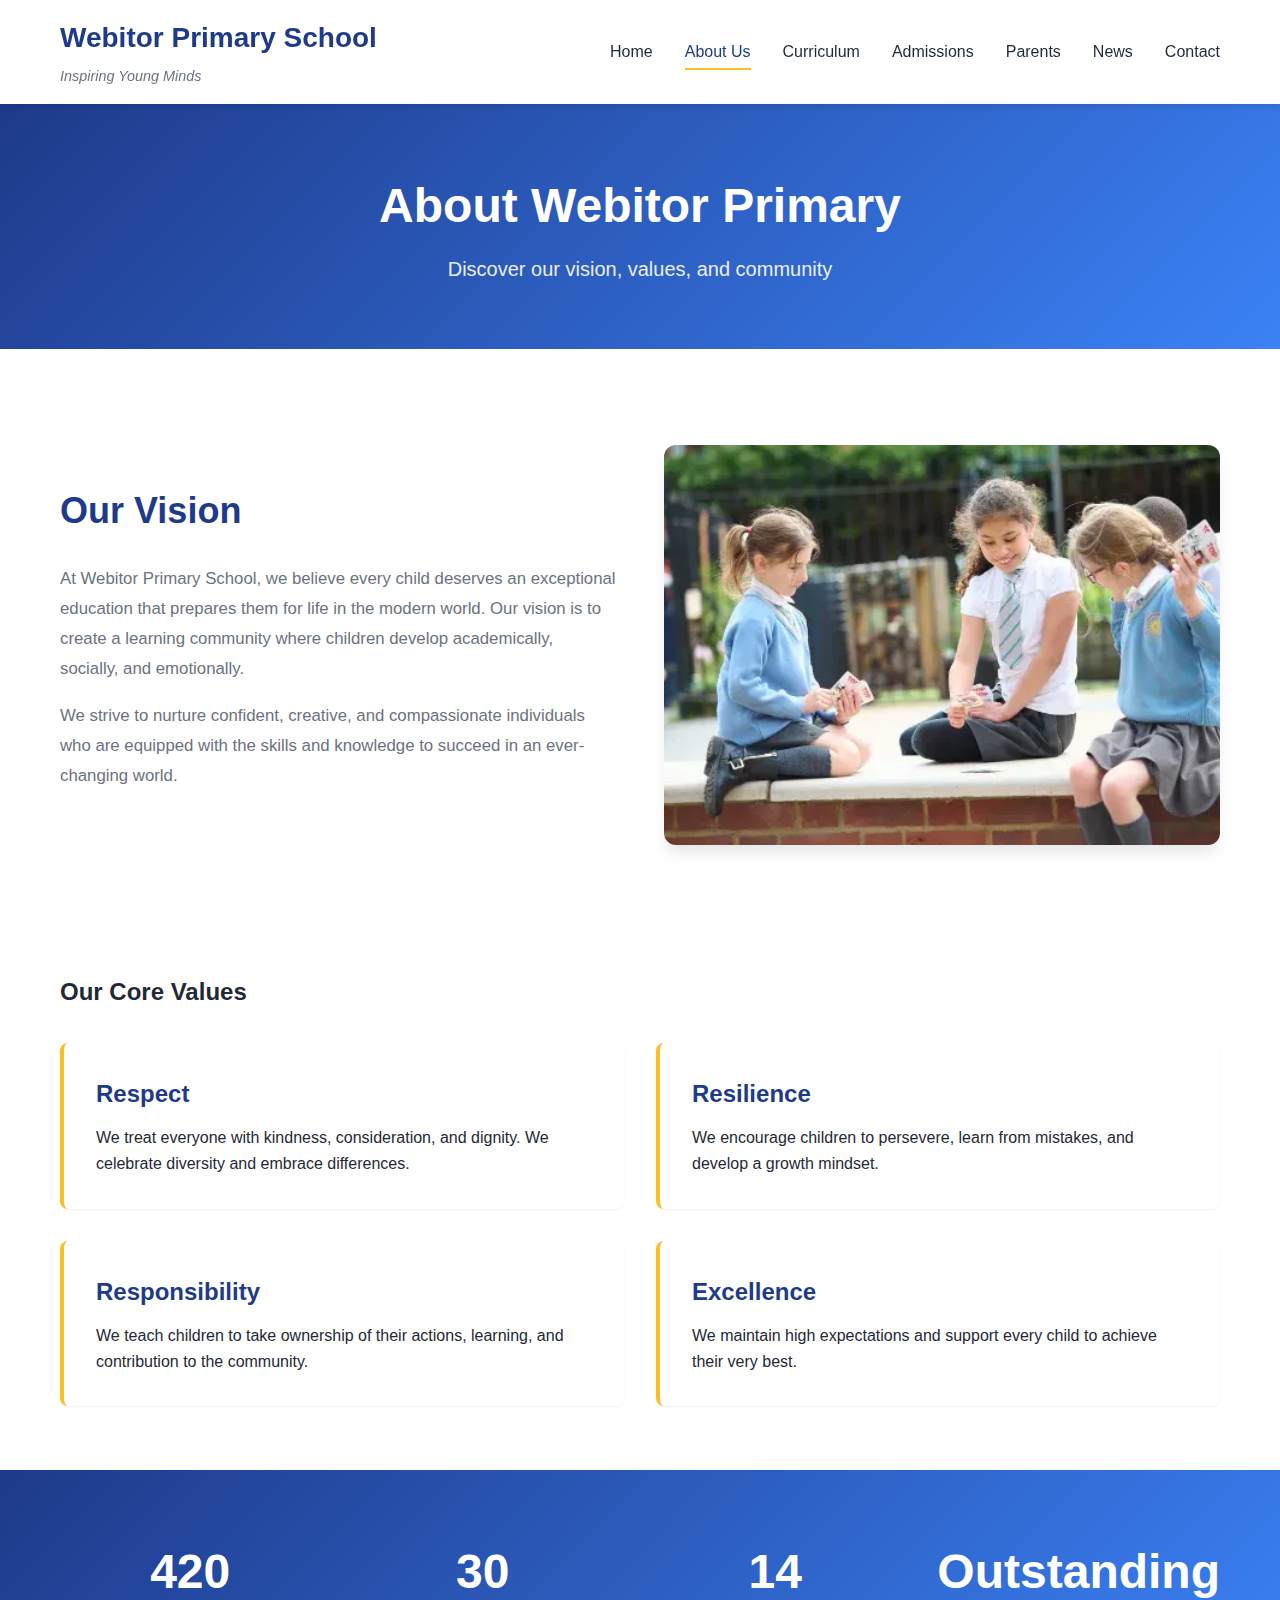
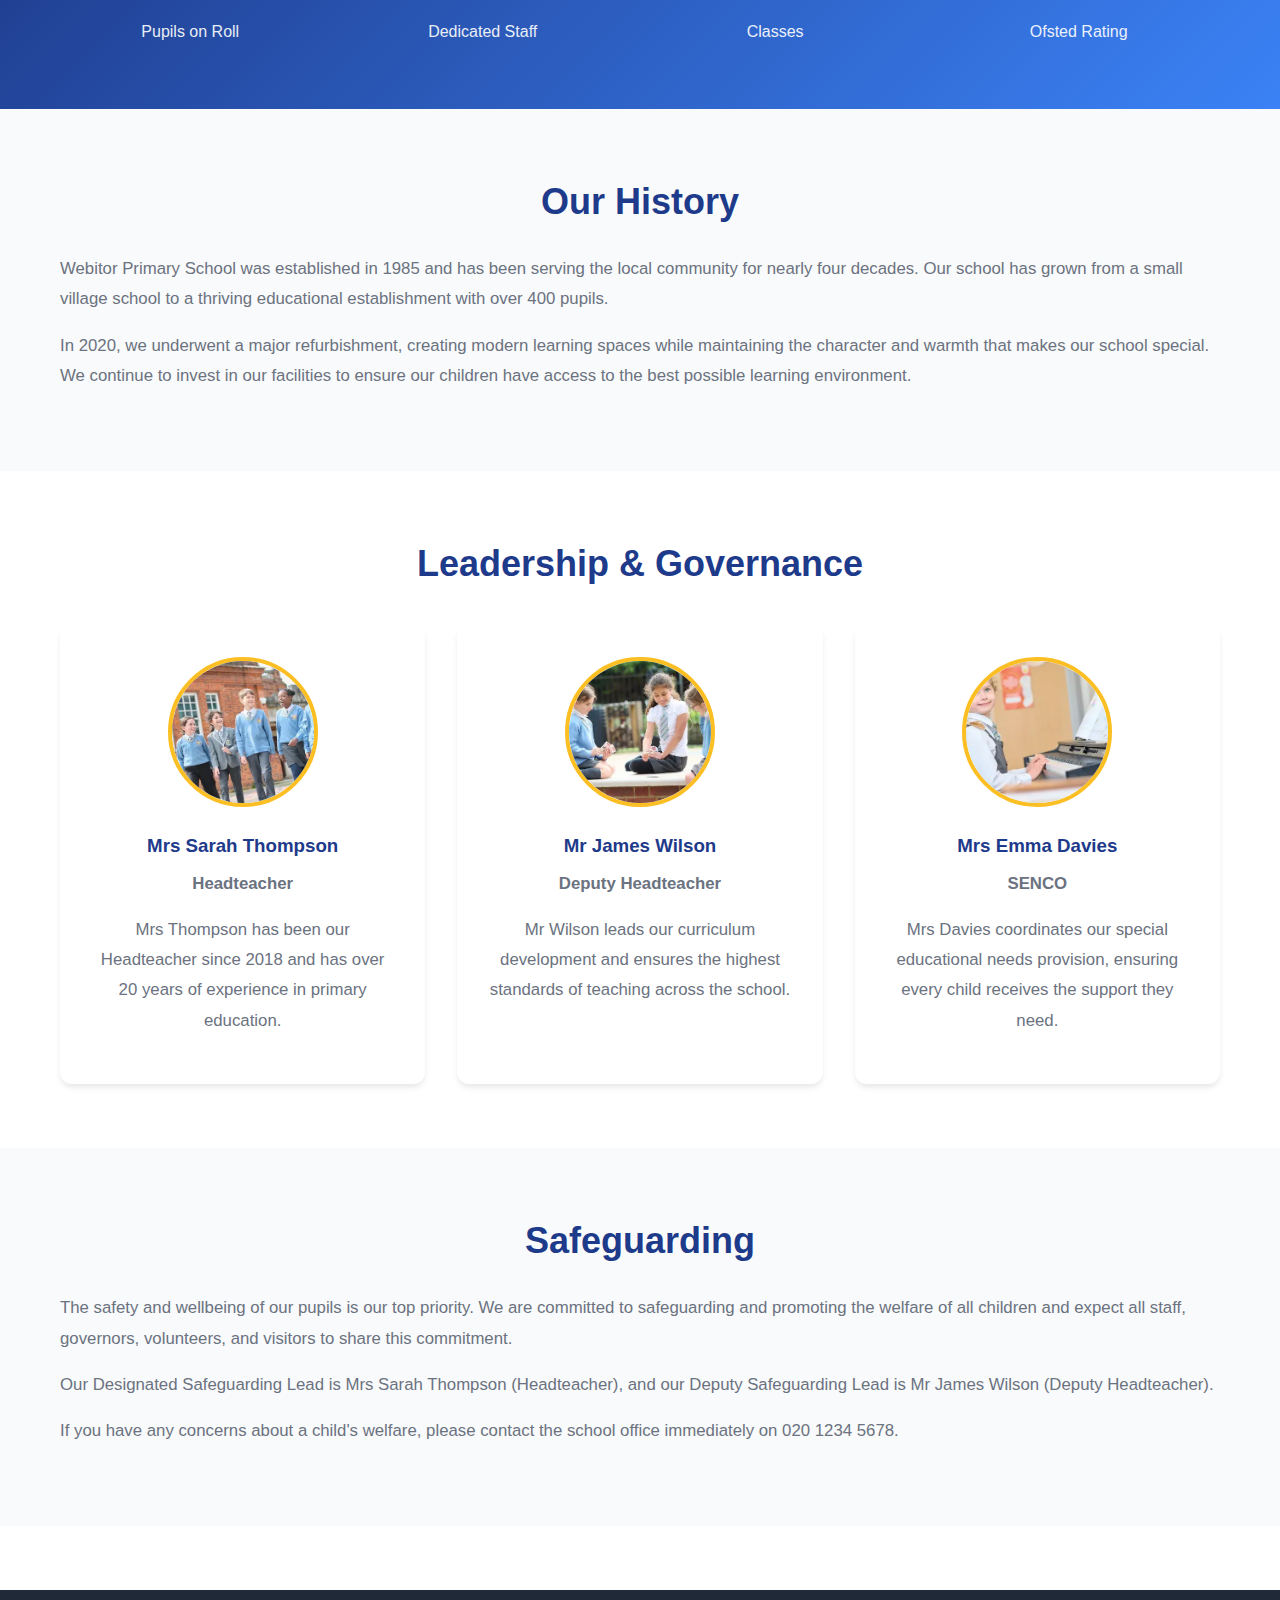
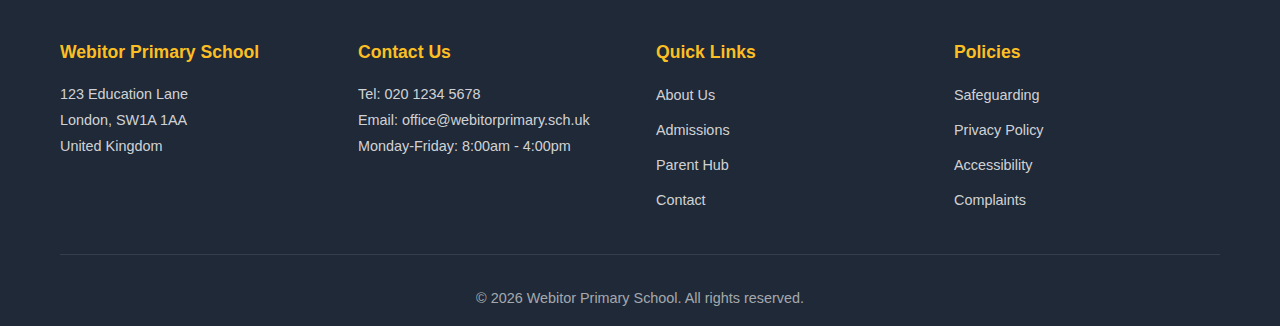
<file: about.html>
<!DOCTYPE html>
<html lang="en">
<head>
    <meta charset="UTF-8">
    <meta name="viewport" content="width=device-width, initial-scale=1.0">
    <title>About Us - Webitor Primary School</title>
    <link rel="stylesheet" href="css/style.css">
</head>
<body>
    <header>
        <div class="container">
            <div class="header-content">
                <div class="logo">
                    <h1 data-editable="text">Webitor Primary School</h1>
                    <p class="tagline" data-editable="text">Inspiring Young Minds</p>
                </div>
                <nav>
                    <ul>
                        <li><a href="index.html">Home</a></li>
                        <li><a href="about.html" class="active">About Us</a></li>
                        <li><a href="curriculum.html">Curriculum</a></li>
                        <li><a href="admissions.html">Admissions</a></li>
                        <li><a href="parents.html">Parents</a></li>
                        <li><a href="news.html">News</a></li>
                        <li><a href="contact.html">Contact</a></li>
                    </ul>
                </nav>
            </div>
        </div>
    </header>

    <section class="page-header">
        <div class="container">
            <h1 data-editable="text">About Webitor Primary</h1>
            <p data-editable="text">Discover our vision, values, and community</p>
        </div>
    </section>

    <section class="content-section">
        <div class="container">
            <div class="content-grid">
                <div class="content-text">
                    <h2 data-editable="text">Our Vision</h2>
                    <p data-editable="text">At Webitor Primary School, we believe every child deserves an exceptional education that prepares them for life in the modern world. Our vision is to create a learning community where children develop academically, socially, and emotionally.</p>
                    <p data-editable="text">We strive to nurture confident, creative, and compassionate individuals who are equipped with the skills and knowledge to succeed in an ever-changing world.</p>
                </div>
                <div class="content-image">
                    <img src="images/school-building.jpg" alt="Webitor Primary School building" data-editable="image">
                </div>
            </div>
        </div>
    </section>

    <section class="values-section">
        <div class="container">
            <h2 data-editable="text">Our Core Values</h2>
            <div class="values-grid">
                <div class="value-card">
                    <h3 data-editable="text">Respect</h3>
                    <p data-editable="text">We treat everyone with kindness, consideration, and dignity. We celebrate diversity and embrace differences.</p>
                </div>
                <div class="value-card">
                    <h3 data-editable="text">Resilience</h3>
                    <p data-editable="text">We encourage children to persevere, learn from mistakes, and develop a growth mindset.</p>
                </div>
                <div class="value-card">
                    <h3 data-editable="text">Responsibility</h3>
                    <p data-editable="text">We teach children to take ownership of their actions, learning, and contribution to the community.</p>
                </div>
                <div class="value-card">
                    <h3 data-editable="text">Excellence</h3>
                    <p data-editable="text">We maintain high expectations and support every child to achieve their very best.</p>
                </div>
            </div>
        </div>
    </section>

    <section class="stats-section">
        <div class="container">
            <div class="stats-grid">
                <div class="stat-card">
                    <div class="stat-number" data-editable="text">420</div>
                    <div class="stat-label" data-editable="text">Pupils on Roll</div>
                </div>
                <div class="stat-card">
                    <div class="stat-number" data-editable="text">30</div>
                    <div class="stat-label" data-editable="text">Dedicated Staff</div>
                </div>
                <div class="stat-card">
                    <div class="stat-number" data-editable="text">14</div>
                    <div class="stat-label" data-editable="text">Classes</div>
                </div>
                <div class="stat-card">
                    <div class="stat-number" data-editable="text">Outstanding</div>
                    <div class="stat-label" data-editable="text">Ofsted Rating</div>
                </div>
            </div>
        </div>
    </section>

    <section class="content-section alt-bg">
        <div class="container">
            <h2 data-editable="text">Our History</h2>
            <p data-editable="text">Webitor Primary School was established in 1985 and has been serving the local community for nearly four decades. Our school has grown from a small village school to a thriving educational establishment with over 400 pupils.</p>
            <p data-editable="text">In 2020, we underwent a major refurbishment, creating modern learning spaces while maintaining the character and warmth that makes our school special. We continue to invest in our facilities to ensure our children have access to the best possible learning environment.</p>
        </div>
    </section>

    <section class="content-section">
        <div class="container">
            <h2 data-editable="text">Leadership & Governance</h2>
            <div class="staff-grid">
                <div class="staff-card">
                    <div class="staff-image">
                        <img src="images/headteacher.jpg" alt="Mrs Sarah Thompson" data-editable="image">
                    </div>
                    <h3 data-editable="text">Mrs Sarah Thompson</h3>
                    <p class="staff-role" data-editable="text">Headteacher</p>
                    <p data-editable="text">Mrs Thompson has been our Headteacher since 2018 and has over 20 years of experience in primary education.</p>
                </div>
                <div class="staff-card">
                    <div class="staff-image">
                        <img src="images/deputy-head.jpg" alt="Mr James Wilson" data-editable="image">
                    </div>
                    <h3 data-editable="text">Mr James Wilson</h3>
                    <p class="staff-role" data-editable="text">Deputy Headteacher</p>
                    <p data-editable="text">Mr Wilson leads our curriculum development and ensures the highest standards of teaching across the school.</p>
                </div>
                <div class="staff-card">
                    <div class="staff-image">
                        <img src="images/senco.jpg" alt="Mrs Emma Davies" data-editable="image">
                    </div>
                    <h3 data-editable="text">Mrs Emma Davies</h3>
                    <p class="staff-role" data-editable="text">SENCO</p>
                    <p data-editable="text">Mrs Davies coordinates our special educational needs provision, ensuring every child receives the support they need.</p>
                </div>
            </div>
        </div>
    </section>

    <section class="content-section alt-bg">
        <div class="container">
            <h2 data-editable="text">Safeguarding</h2>
            <p data-editable="text">The safety and wellbeing of our pupils is our top priority. We are committed to safeguarding and promoting the welfare of all children and expect all staff, governors, volunteers, and visitors to share this commitment.</p>
            <p data-editable="text">Our Designated Safeguarding Lead is Mrs Sarah Thompson (Headteacher), and our Deputy Safeguarding Lead is Mr James Wilson (Deputy Headteacher).</p>
            <p data-editable="text">If you have any concerns about a child's welfare, please contact the school office immediately on 020 1234 5678.</p>
        </div>
    </section>

    <footer>
        <div class="container">
            <div class="footer-grid">
                <div class="footer-section">
                    <h4 data-editable="text">Webitor Primary School</h4>
                    <p data-editable="text">123 Education Lane<br>
                    London, SW1A 1AA<br>
                    United Kingdom</p>
                </div>
                <div class="footer-section">
                    <h4 data-editable="text">Contact Us</h4>
                    <p data-editable="text">Tel: 020 1234 5678<br>
                    Email: office@webitorprimary.sch.uk<br>
                    Monday-Friday: 8:00am - 4:00pm</p>
                </div>
                <div class="footer-section">
                    <h4 data-editable="text">Quick Links</h4>
                    <ul>
                        <li><a href="about.html">About Us</a></li>
                        <li><a href="admissions.html">Admissions</a></li>
                        <li><a href="parents.html">Parent Hub</a></li>
                        <li><a href="contact.html">Contact</a></li>
                    </ul>
                </div>
                <div class="footer-section">
                    <h4 data-editable="text">Policies</h4>
                    <ul>
                        <li><a href="#">Safeguarding</a></li>
                        <li><a href="#">Privacy Policy</a></li>
                        <li><a href="#">Accessibility</a></li>
                        <li><a href="#">Complaints</a></li>
                    </ul>
                </div>
            </div>
            <div class="footer-bottom">
                <p data-editable="text">&copy; 2026 Webitor Primary School. All rights reserved.</p>
            </div>
        </div>
    </footer>
</body>
</html>
</file>
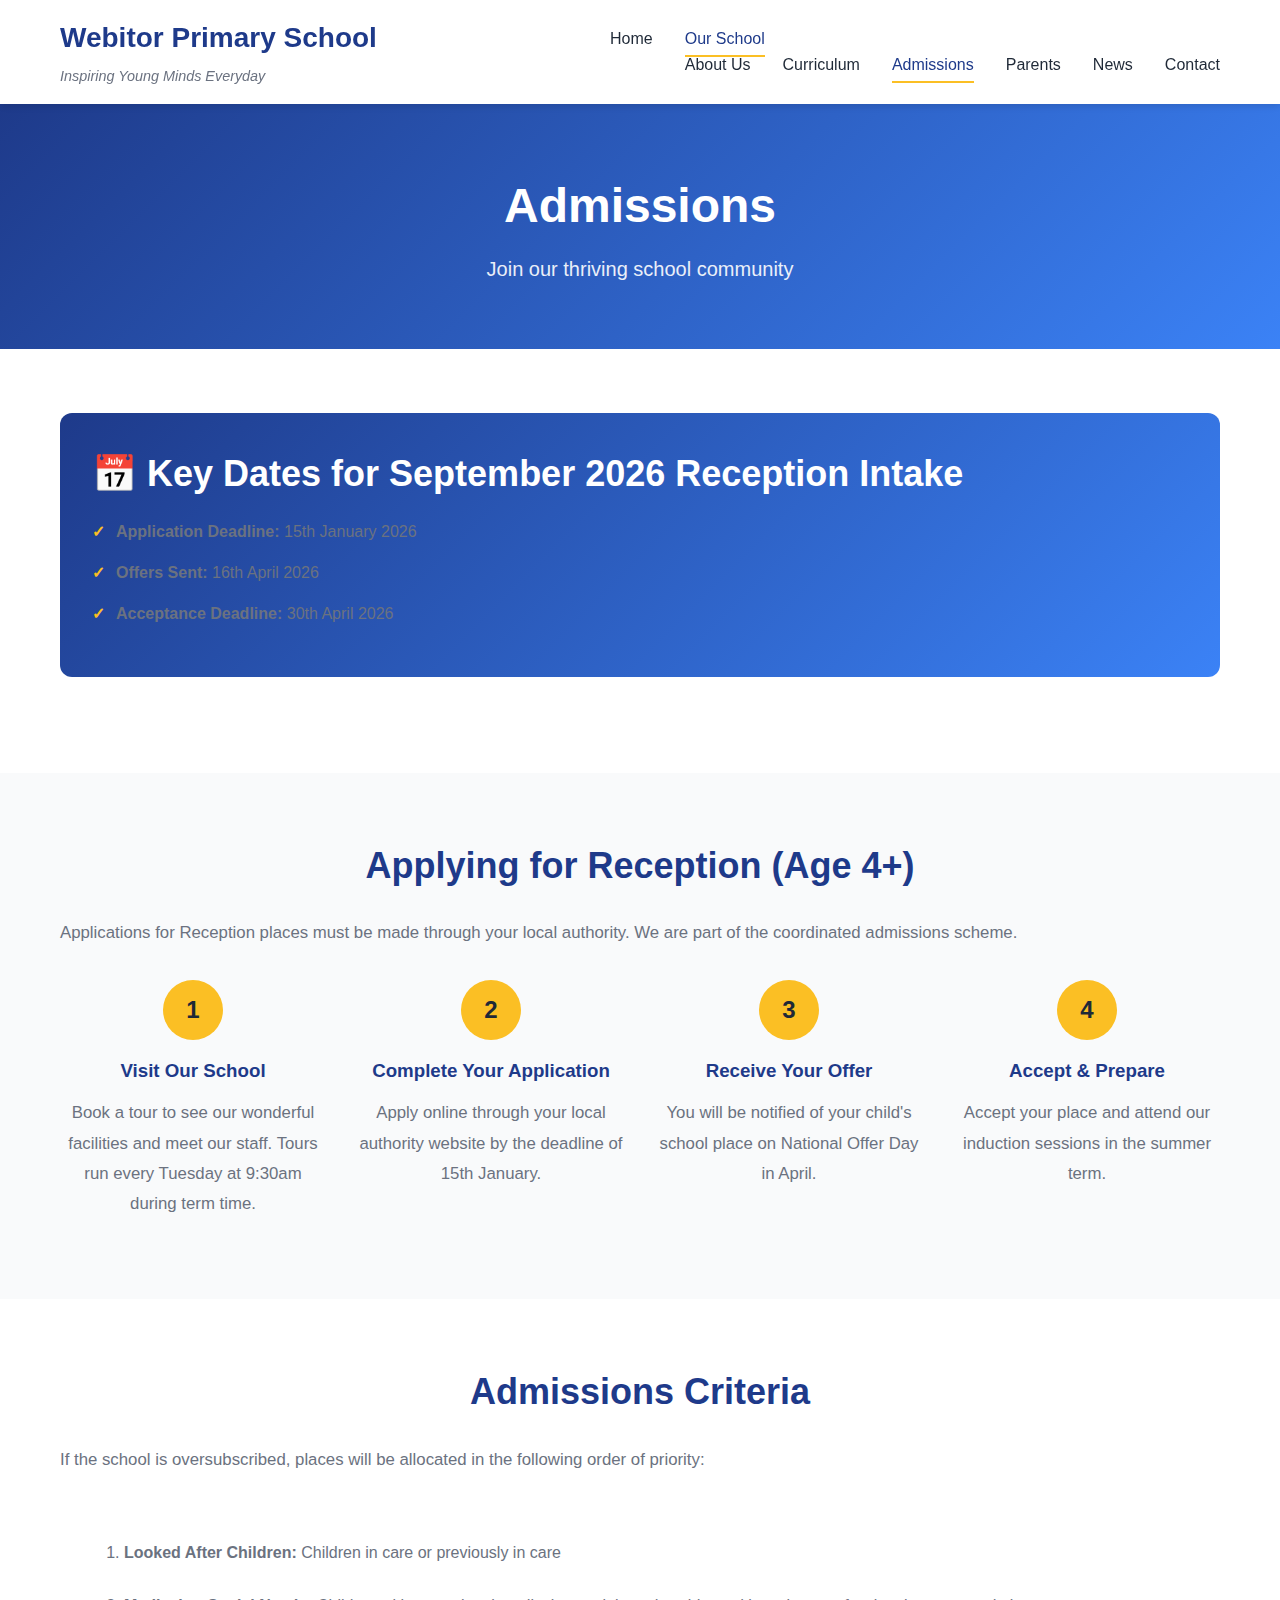
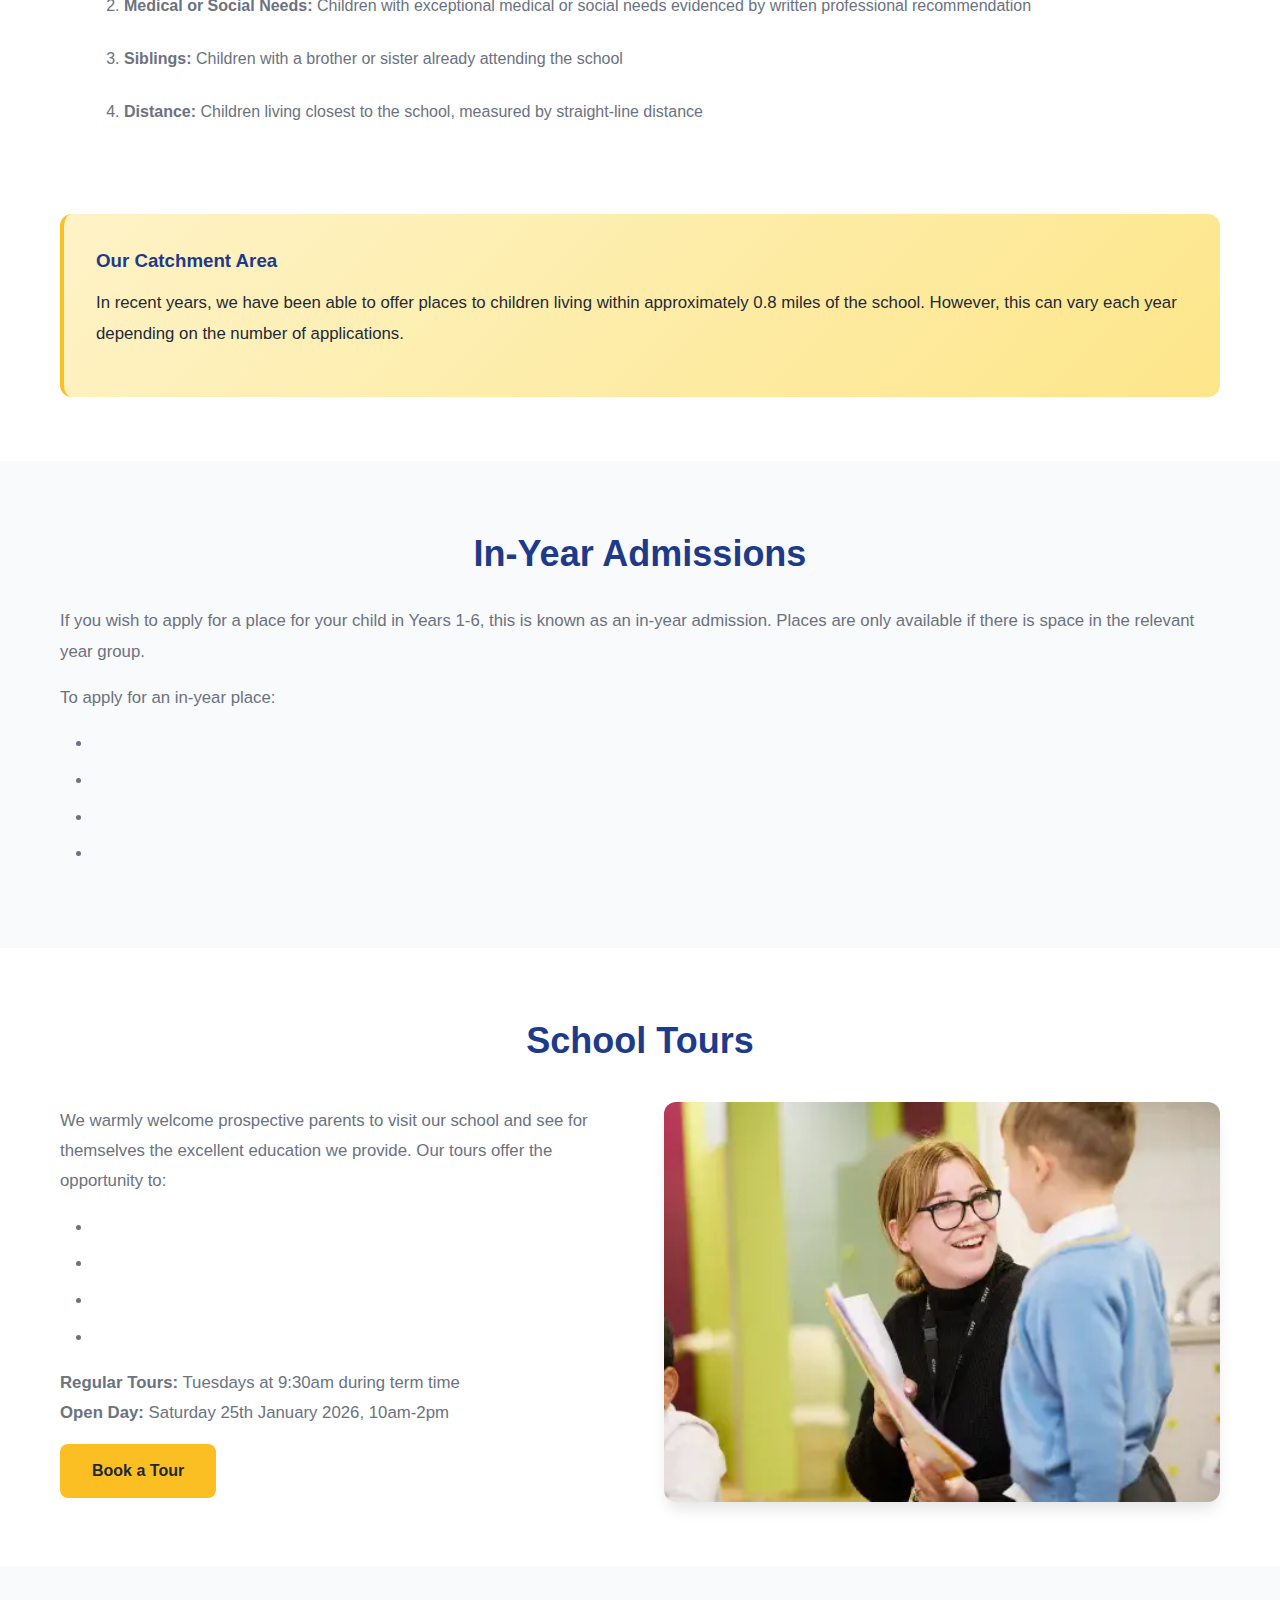
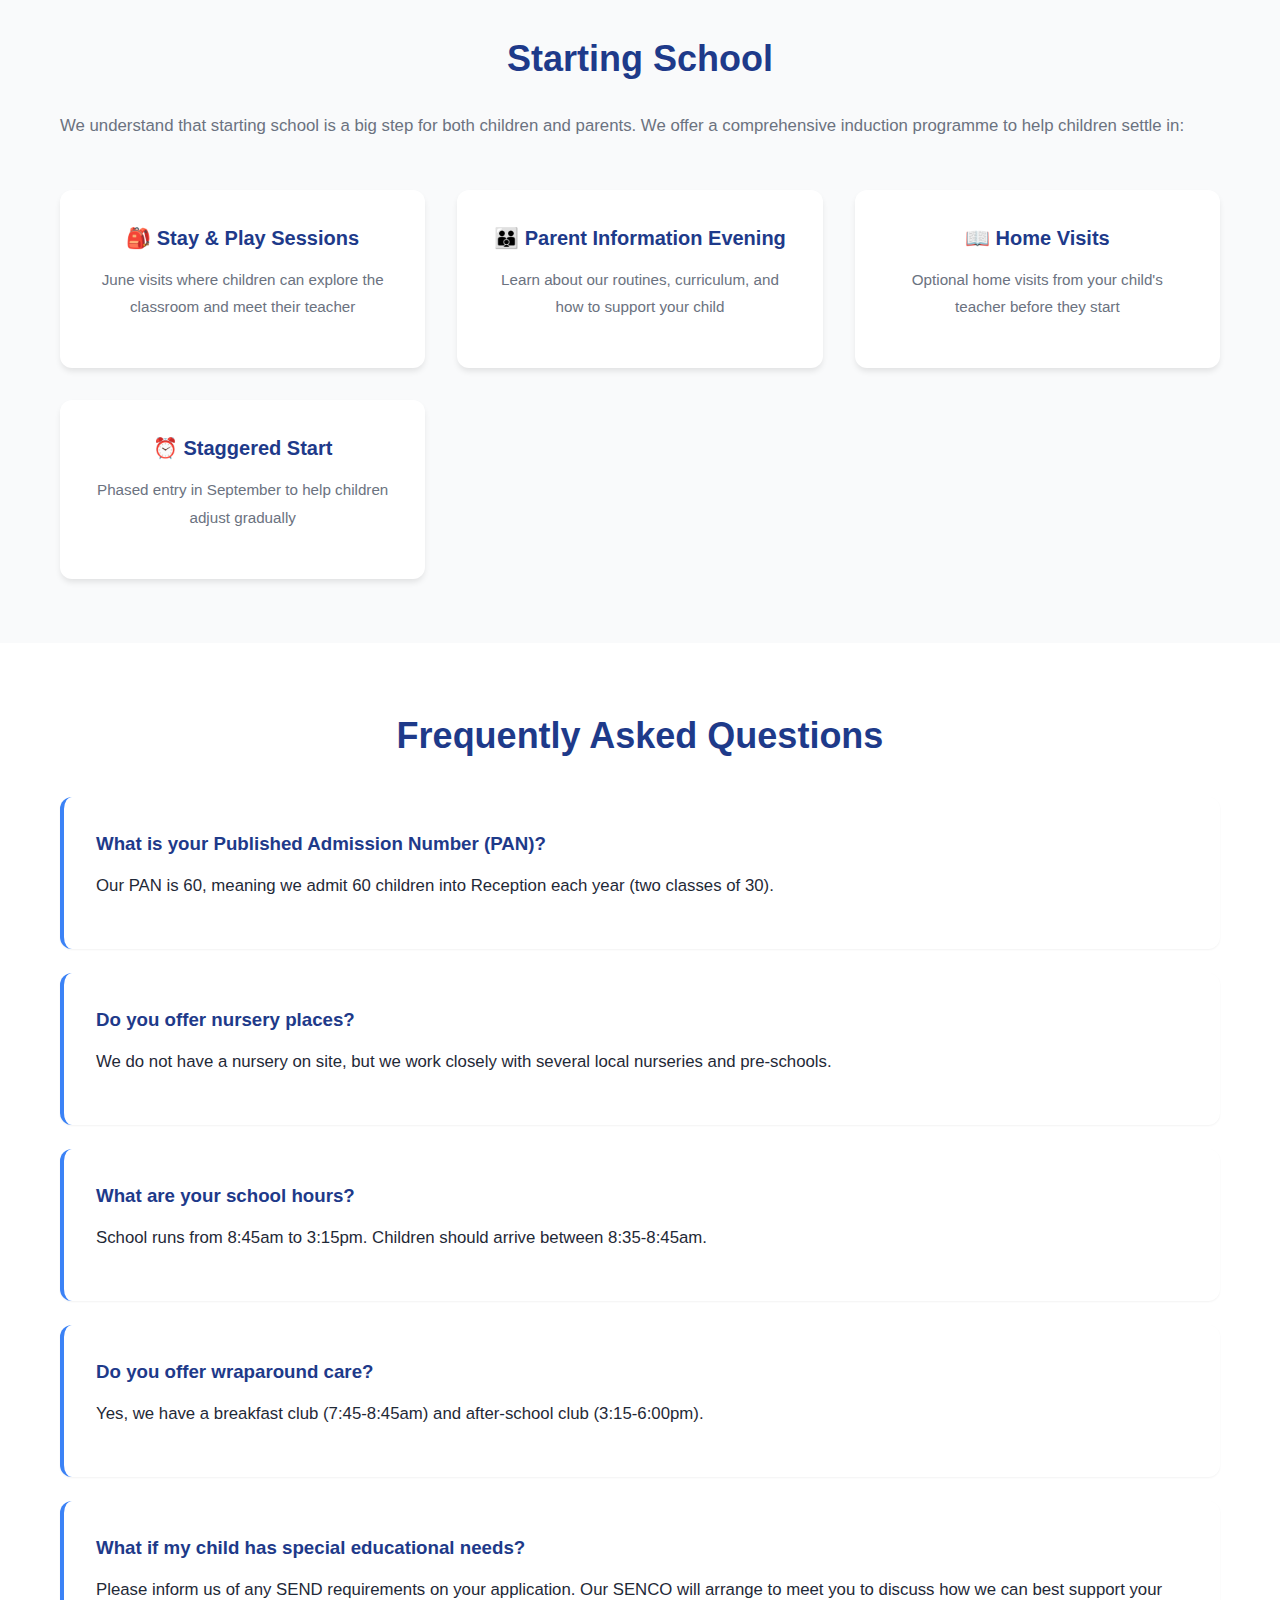
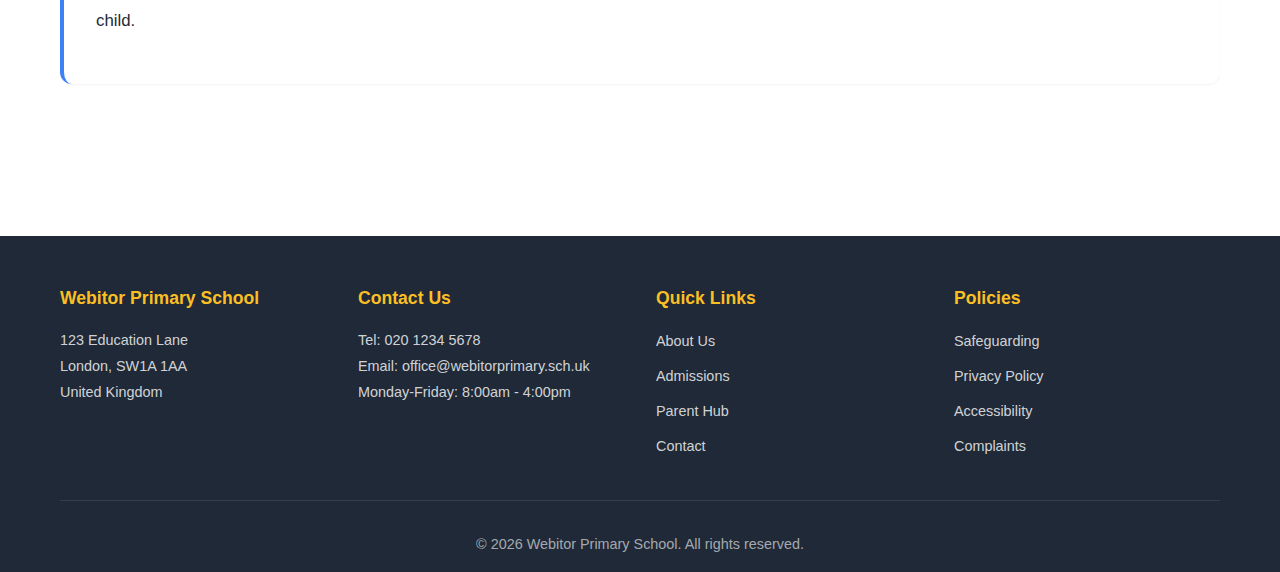
<file: admissions.html>
<!DOCTYPE html>
<html lang="en">
<head>
    <meta charset="UTF-8">
    <meta name="viewport" content="width=device-width, initial-scale=1.0">
    <title>Admissions - Webitor Primary School</title>
    <link rel="stylesheet" href="css/style.css">
</head>
<body>
    <header id="webitor-header"></header>

    <section class="page-header">
        <div class="container">
            <h1 data-bind="page_header.title"></h1>
            <p data-bind="page_header.subtitle"></p>
        </div>
    </section>

    <section class="content-section">
        <div class="container">
            <div class="admission-notice">
                <h2 data-bind="key_dates.heading"></h2>
                <ul data-repeat="key_dates.dates">
                    <template data-template="date">
                        <li><strong data-bind="label"></strong> <span data-bind="value"></span></li>
                    </template>
                </ul>
            </div>
        </div>
    </section>

    <section class="content-section alt-bg">
        <div class="container">
            <h2 data-bind="reception_admissions.heading"></h2>
            <p data-bind="reception_admissions.intro"></p>

            <div class="process-steps" data-repeat="reception_admissions.steps">
                <template data-template="step">
                    <div class="step">
                        <div class="step-number" data-bind="number"></div>
                        <h3 data-bind="title"></h3>
                        <p data-bind="description"></p>
                    </div>
                </template>
            </div>
        </div>
    </section>

    <section class="content-section">
        <div class="container">
            <h2 data-bind="admissions_criteria.heading"></h2>
            <p data-bind="admissions_criteria.intro"></p>
            <ol class="criteria-list" data-repeat="admissions_criteria.criteria">
                <template data-template="criterion">
                    <li><strong data-bind="title"></strong> <span data-bind="description"></span></li>
                </template>
            </ol>

            <div class="highlight-box">
                <h3 data-bind="admissions_criteria.catchment_area.heading"></h3>
                <p data-bind="admissions_criteria.catchment_area.description"></p>
            </div>
        </div>
    </section>

    <section class="content-section alt-bg">
        <div class="container">
            <h2 data-bind="in_year_admissions.heading"></h2>
            <p data-bind="in_year_admissions.paragraphs.0"></p>
            <p data-bind="in_year_admissions.paragraphs.1"></p>
            <ul data-repeat="in_year_admissions.steps">
                <template data-template="step">
                    <li data-bind="$self"></li>
                </template>
            </ul>
        </div>
    </section>

    <section class="content-section">
        <div class="container">
            <h2 data-bind="school_tours.heading"></h2>
            <div class="content-grid">
                <div class="content-text">
                    <p data-bind="school_tours.intro"></p>
                    <ul data-repeat="school_tours.benefits">
                        <template data-template="benefit">
                            <li data-bind="$self"></li>
                        </template>
                    </ul>
                    <p><strong>Regular Tours:</strong> <span data-bind="school_tours.schedule.regular_tours"></span><br>
                    <strong>Open Day:</strong> <span data-bind="school_tours.schedule.open_day"></span></p>
                    <a href="contact.html" class="btn btn-primary"><span data-bind="school_tours.cta_text"></span></a>
                </div>
                <div class="content-image">
                    <img data-bind-src="school_tours.image" data-bind-alt="school_tours.image_alt">
                </div>
            </div>
        </div>
    </section>

    <section class="content-section alt-bg">
        <div class="container">
            <h2 data-bind="starting_school.heading"></h2>
            <p data-bind="starting_school.intro"></p>

            <div class="features-grid" data-repeat="starting_school.features">
                <template data-template="feature">
                    <div class="feature-card">
                        <h3><span data-bind="icon"></span> <span data-bind="title"></span></h3>
                        <p data-bind="description"></p>
                    </div>
                </template>
            </div>
        </div>
    </section>

    <section class="content-section">
        <div class="container">
            <h2 data-bind="faq.heading"></h2>
            <div class="faq-list" data-repeat="faq.questions">
                <template data-template="faq-item">
                    <div class="faq-item">
                        <h3 data-bind="question"></h3>
                        <p data-bind="answer"></p>
                    </div>
                </template>
            </div>
        </div>
    </section>

    <footer id="webitor-footer"></footer>

    <script src="js/header.js"></script>
    <script src="js/footer.js"></script>
    <script src="js/webitor-data.js"></script>
    <script>WebitorData.init('admissions.data.json');</script>
</body>
</html>
</file>
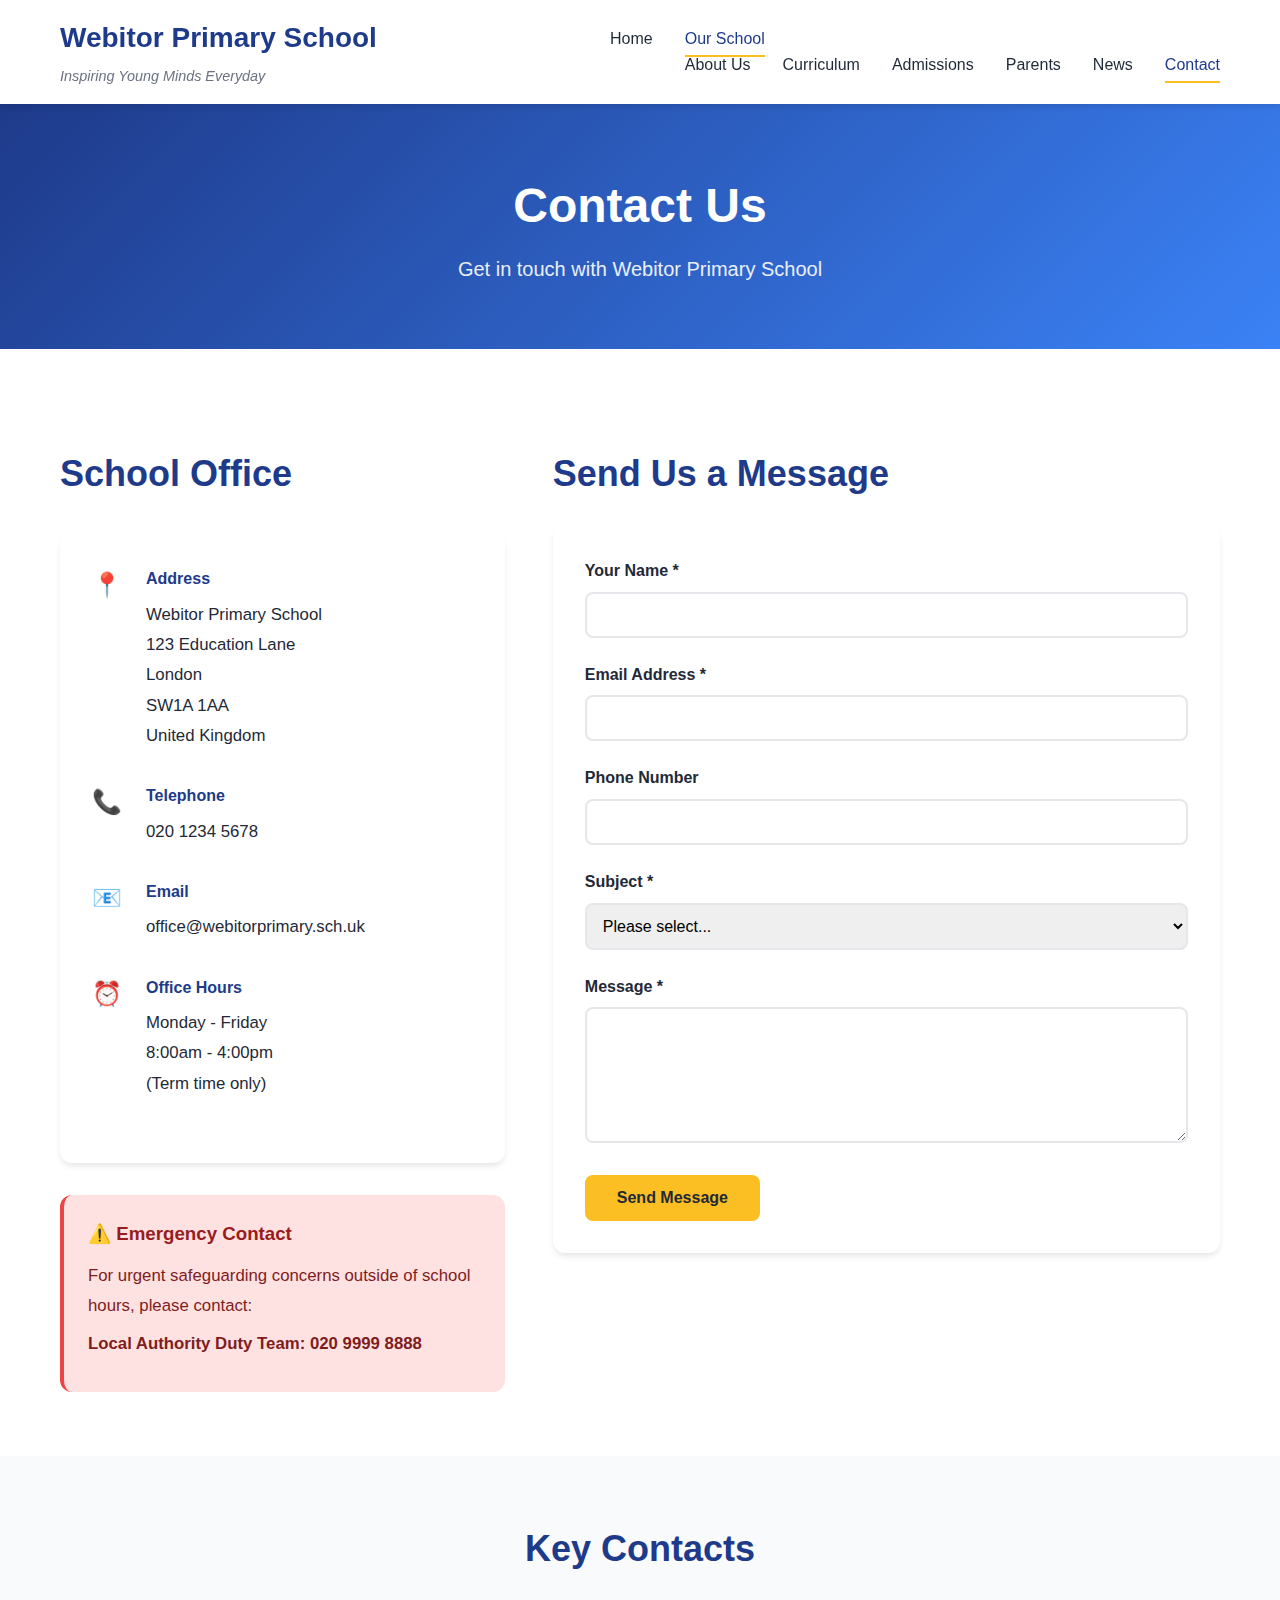
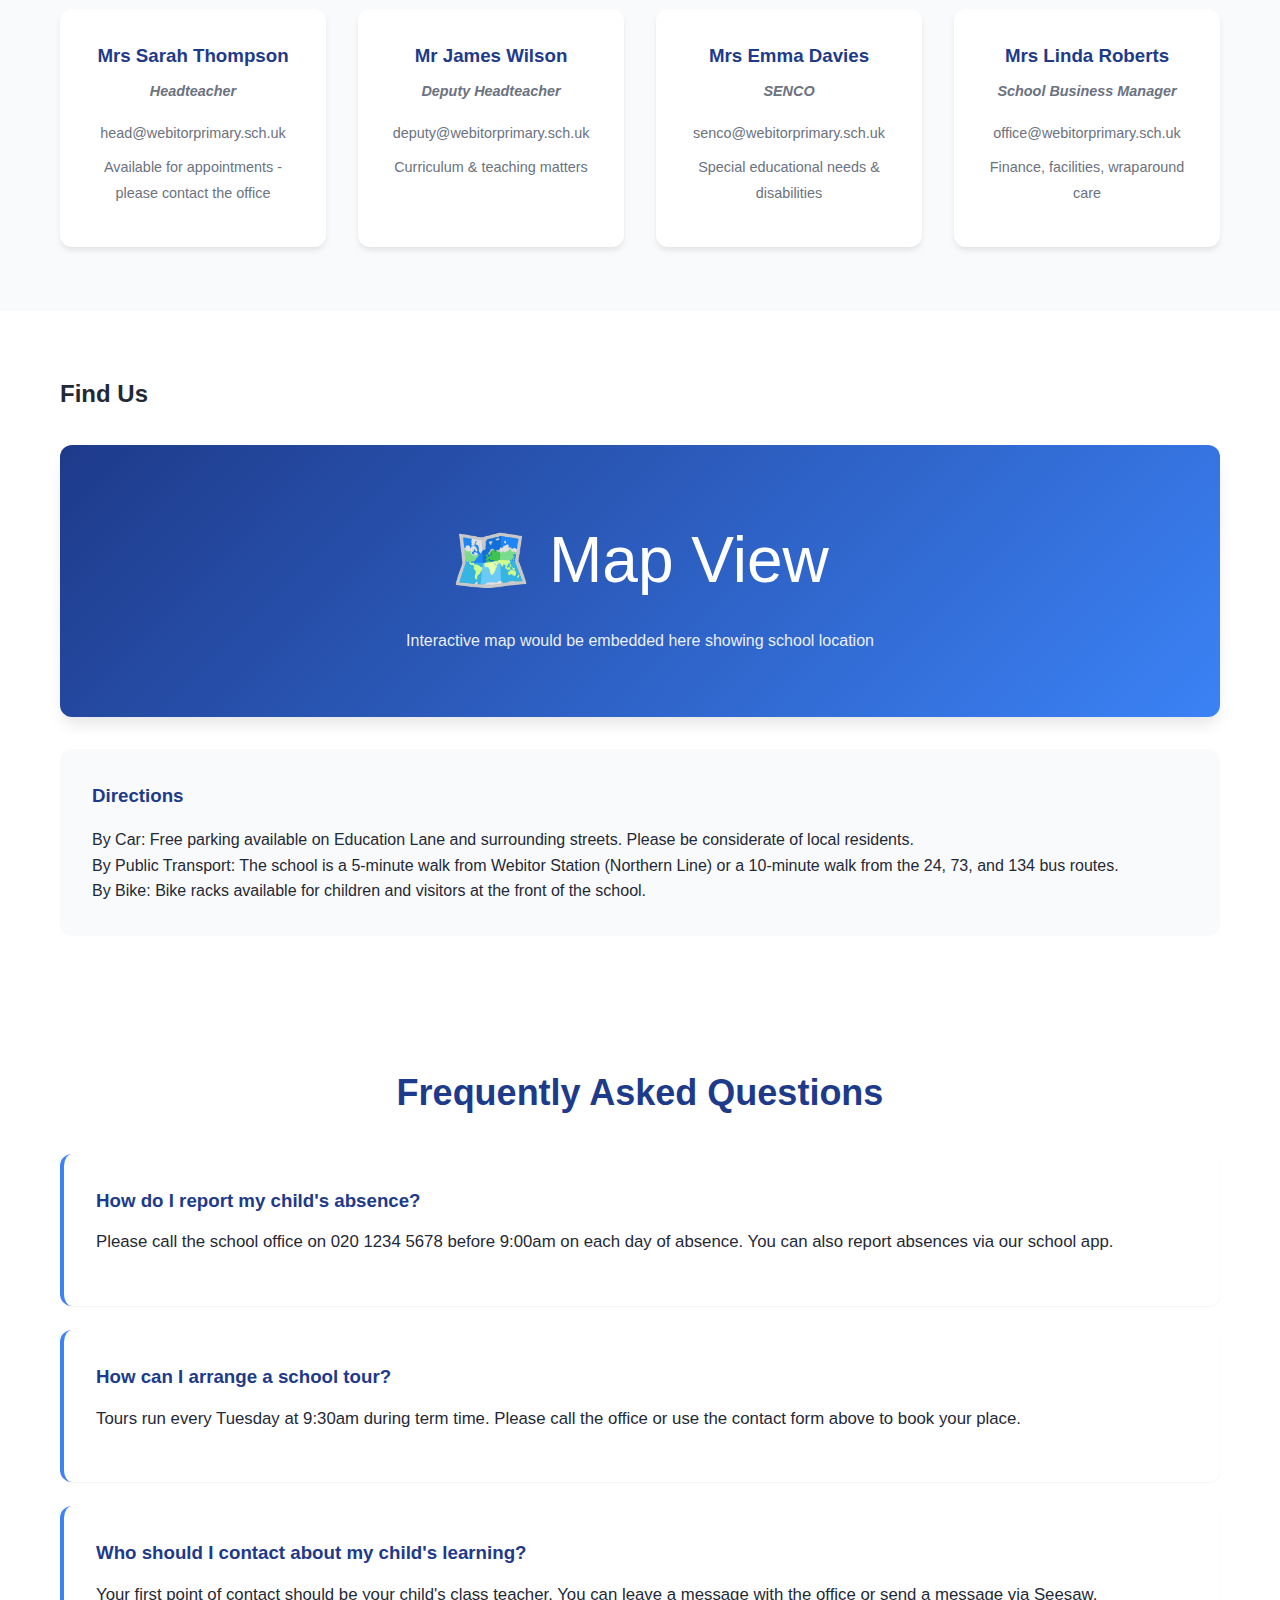
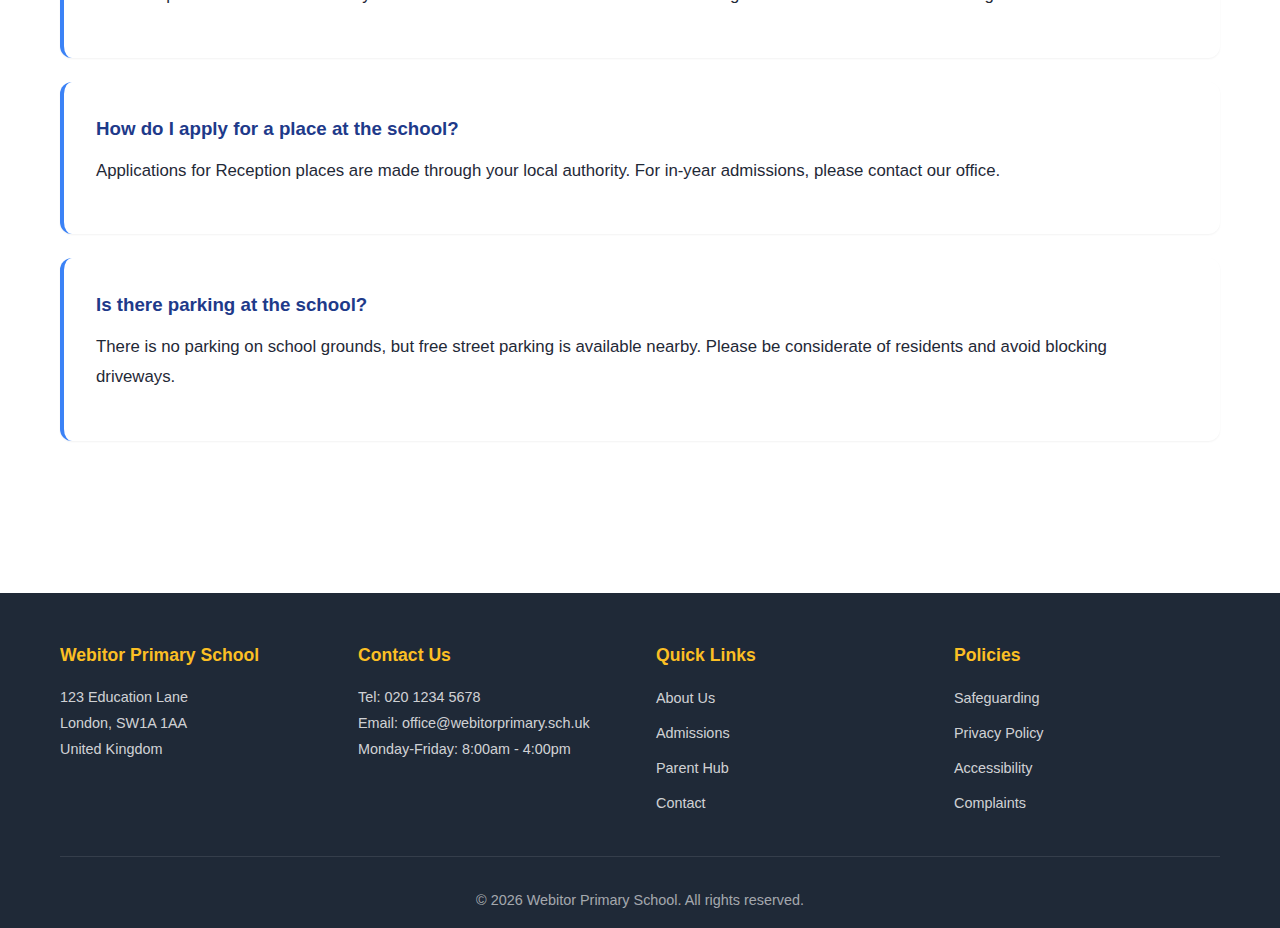
<file: contact.html>
<!DOCTYPE html>
<html lang="en">
<head>
    <meta charset="UTF-8">
    <meta name="viewport" content="width=device-width, initial-scale=1.0">
    <title>Contact Us - Webitor Primary School</title>
    <link rel="stylesheet" href="css/style.css">
</head>
<body>
    <header id="webitor-header"></header>

    <section class="page-header">
        <div class="container">
            <h1 data-bind="page_header.title"></h1>
            <p data-bind="page_header.subtitle"></p>
        </div>
    </section>

    <section class="content-section">
        <div class="container">
            <div class="contact-grid">
                <div class="contact-info">
                    <h2 data-bind="school_office.heading"></h2>
                    <div class="contact-details" data-repeat="school_office.contact_items">
                        <template data-template="contact-item">
                            <div class="contact-item">
                                <span class="icon" data-bind="icon"></span>
                                <div>
                                    <strong data-bind="label"></strong>
                                    <p data-bind="content" style="white-space: pre-line;"></p>
                                </div>
                            </div>
                        </template>
                    </div>

                    <div class="emergency-contact">
                        <h3 data-bind="school_office.emergency.heading"></h3>
                        <p data-bind="school_office.emergency.description"></p>
                        <p><strong data-bind="school_office.emergency.contact"></strong></p>
                    </div>
                </div>

                <div class="contact-form-section">
                    <h2 data-bind="contact_form.heading"></h2>
                    <form class="contact-form">
                        <div class="form-group">
                            <label for="name">Your Name *</label>
                            <input type="text" id="name" name="name" required>
                        </div>
                        <div class="form-group">
                            <label for="email">Email Address *</label>
                            <input type="email" id="email" name="email" required>
                        </div>
                        <div class="form-group">
                            <label for="phone">Phone Number</label>
                            <input type="tel" id="phone" name="phone">
                        </div>
                        <div class="form-group">
                            <label for="subject">Subject *</label>
                            <select id="subject" name="subject" required>
                                <option value="">Please select...</option>
                                <option value="general">General Enquiry</option>
                                <option value="admissions">Admissions</option>
                                <option value="absence">Report an Absence</option>
                                <option value="tour">Book a School Tour</option>
                                <option value="complaint">Complaint</option>
                                <option value="other">Other</option>
                            </select>
                        </div>
                        <div class="form-group">
                            <label for="message">Message *</label>
                            <textarea id="message" name="message" rows="6" required></textarea>
                        </div>
                        <button type="submit" class="btn btn-primary"><span data-bind="contact_form.submit_button"></span></button>
                    </form>
                </div>
            </div>
        </div>
    </section>

    <section class="content-section alt-bg">
        <div class="container">
            <h2 data-bind="key_contacts.heading"></h2>
            <div class="key-contacts-grid" data-repeat="key_contacts.contacts">
                <template data-template="contact">
                    <div class="contact-card">
                        <h3 data-bind="name"></h3>
                        <p class="role" data-bind="role"></p>
                        <p data-bind="email"></p>
                        <p data-bind="notes"></p>
                    </div>
                </template>
            </div>
        </div>
    </section>

    <section class="map-section">
        <div class="container">
            <h2 data-bind="find_us.heading"></h2>
            <div class="map-container">
                <div class="map-placeholder">
                    <p data-bind="find_us.map.placeholder"></p>
                    <p class="map-note" data-bind="find_us.map.note"></p>
                </div>
            </div>
            <div class="directions">
                <h3 data-bind="find_us.directions.heading"></h3>
                <p data-bind="find_us.directions.by_car"></p>
                <p data-bind="find_us.directions.by_transport"></p>
                <p data-bind="find_us.directions.by_bike"></p>
            </div>
        </div>
    </section>

    <section class="content-section">
        <div class="container">
            <h2 data-bind="faq.heading"></h2>
            <div class="faq-list" data-repeat="faq.questions">
                <template data-template="faq-item">
                    <div class="faq-item">
                        <h3 data-bind="question"></h3>
                        <p data-bind="answer"></p>
                    </div>
                </template>
            </div>
        </div>
    </section>

    <footer id="webitor-footer"></footer>

    <script src="js/header.js"></script>
    <script src="js/footer.js"></script>
    <script src="js/webitor-data.js"></script>
    <script>
        WebitorData.init('contact.data.json');
    </script>
</body>
</html>
</file>
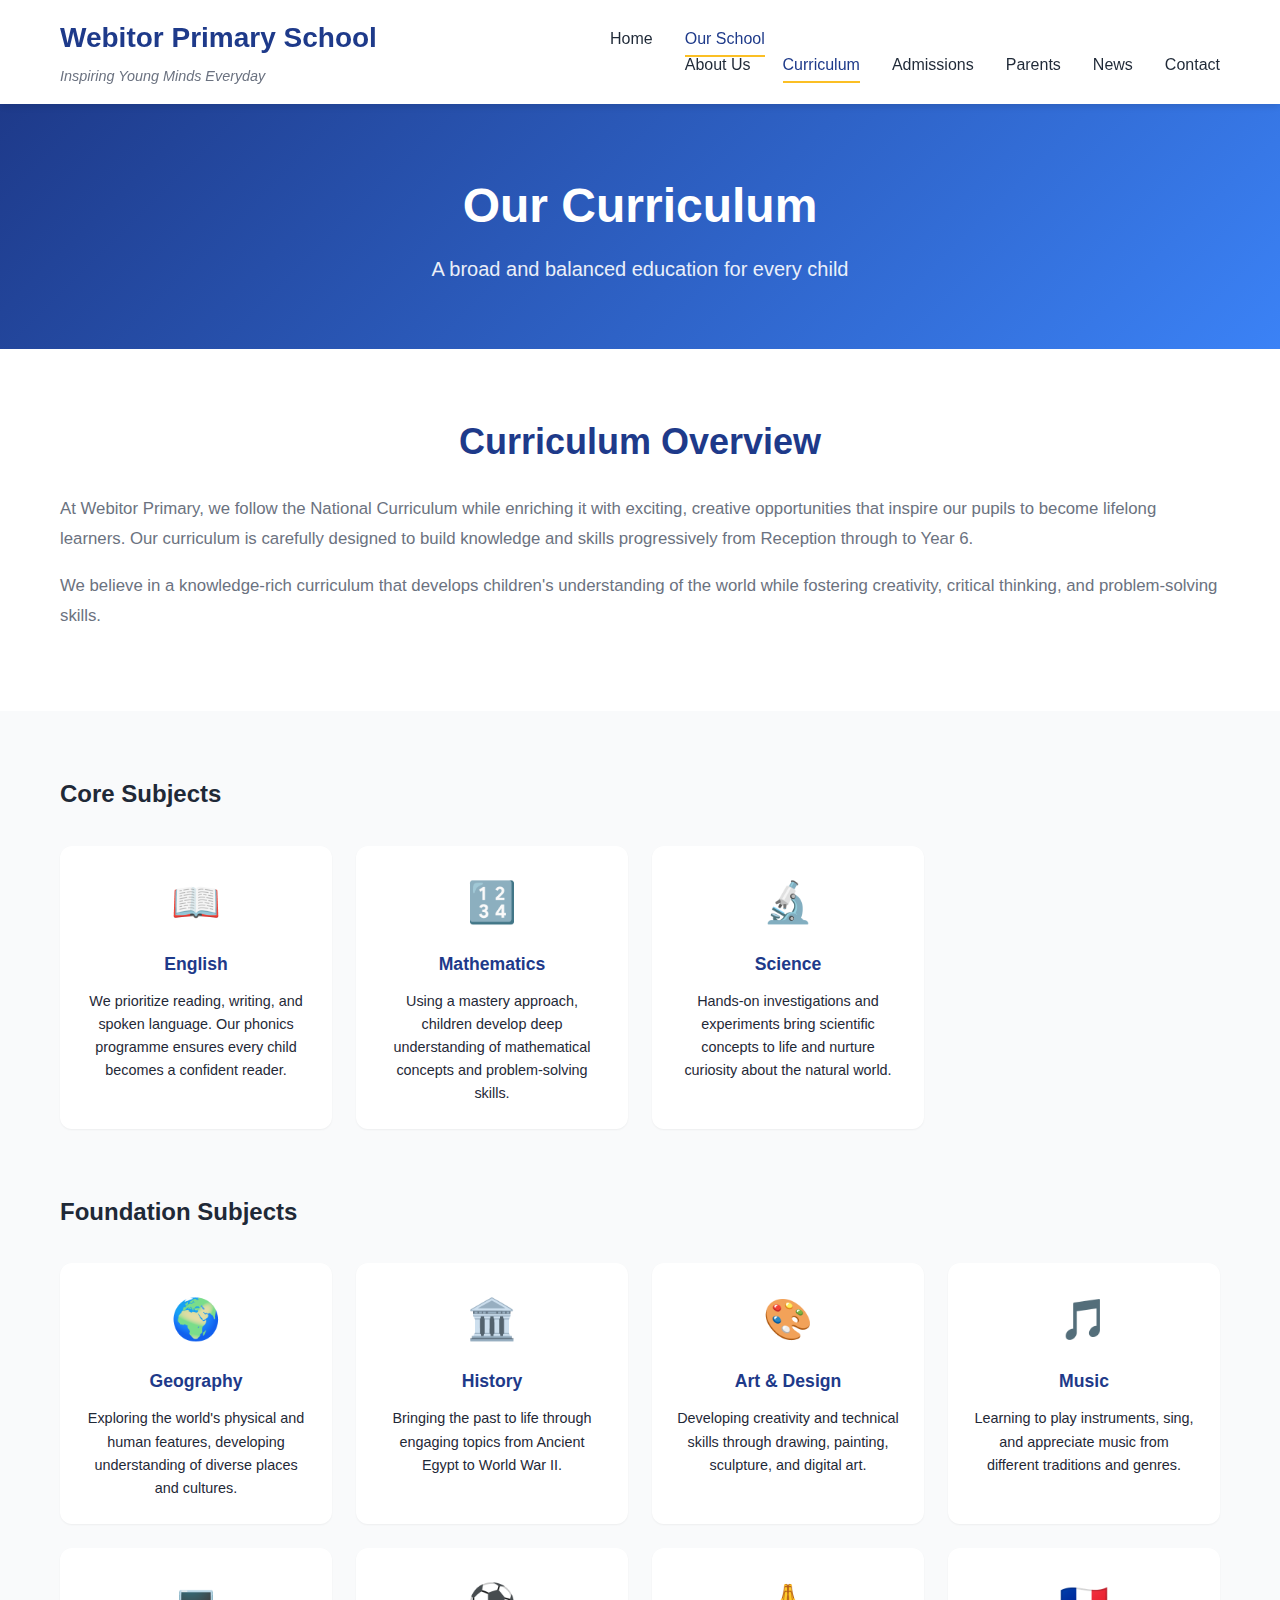
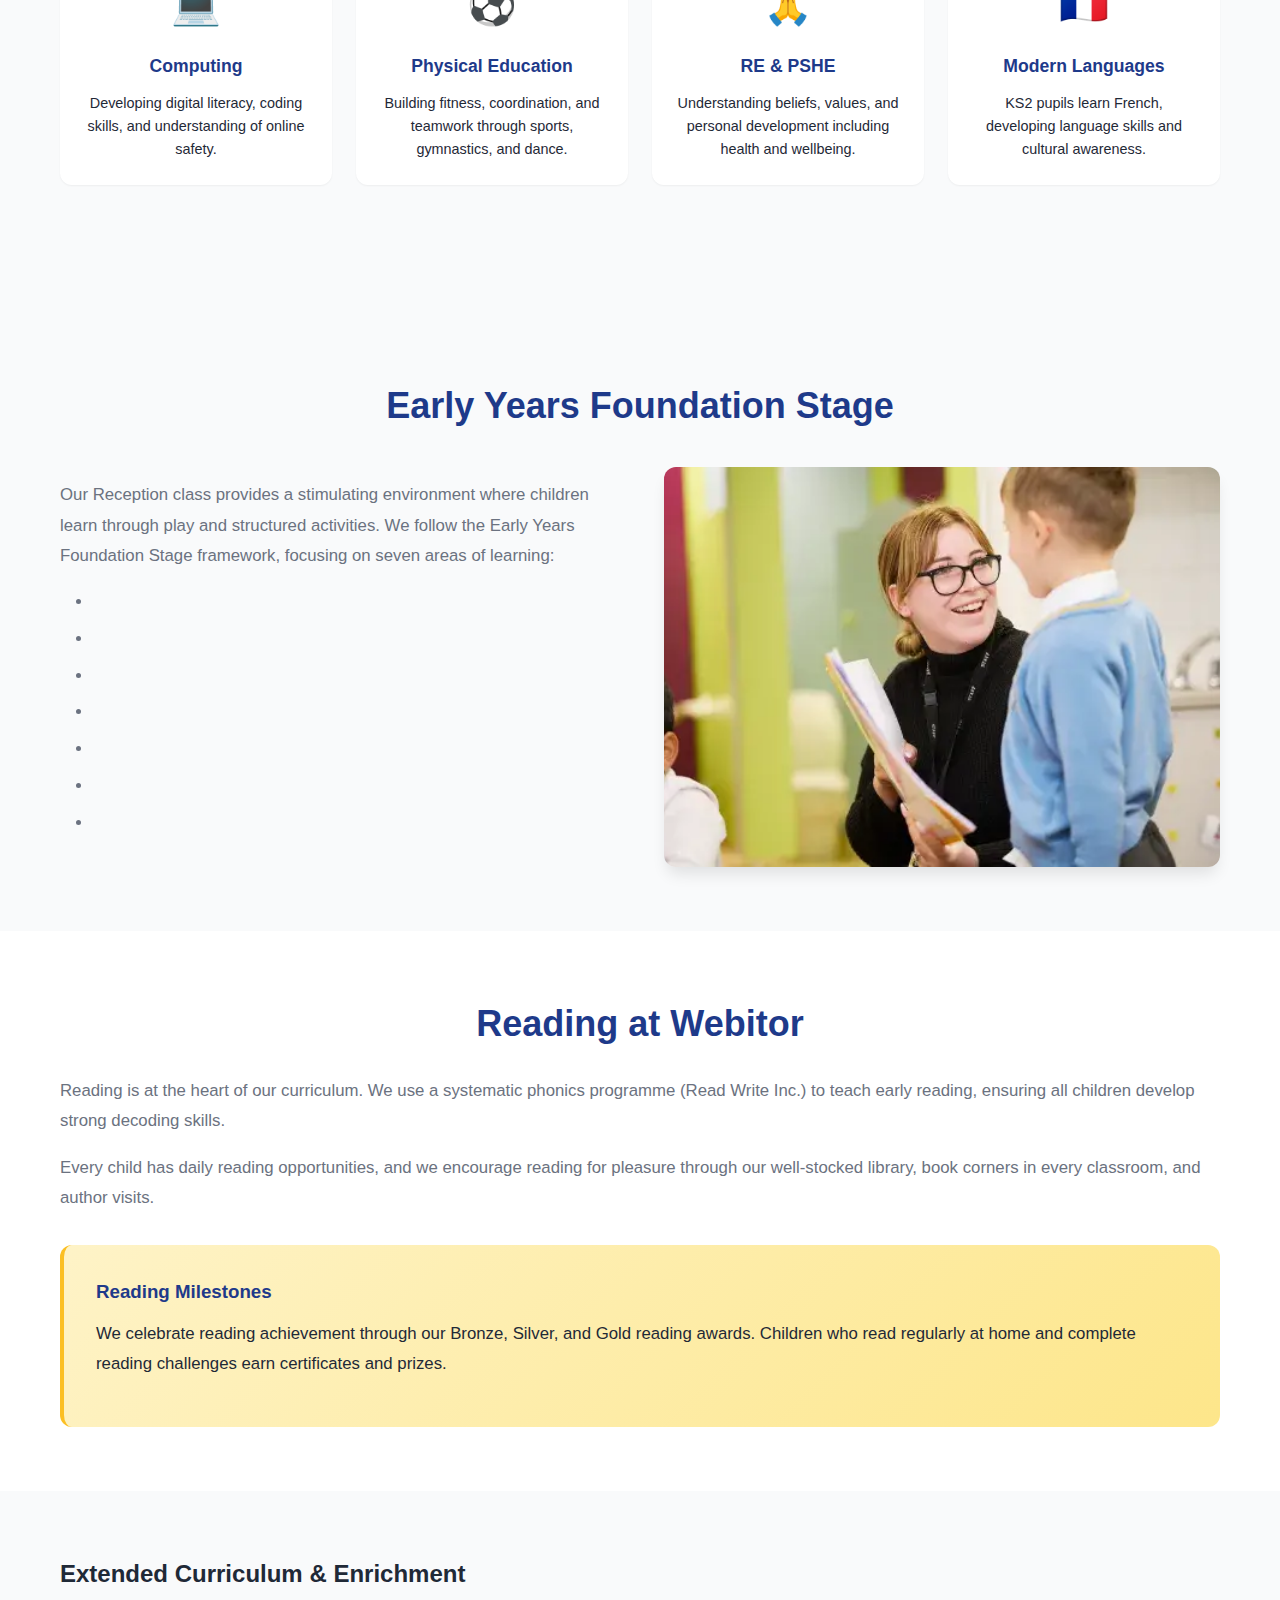
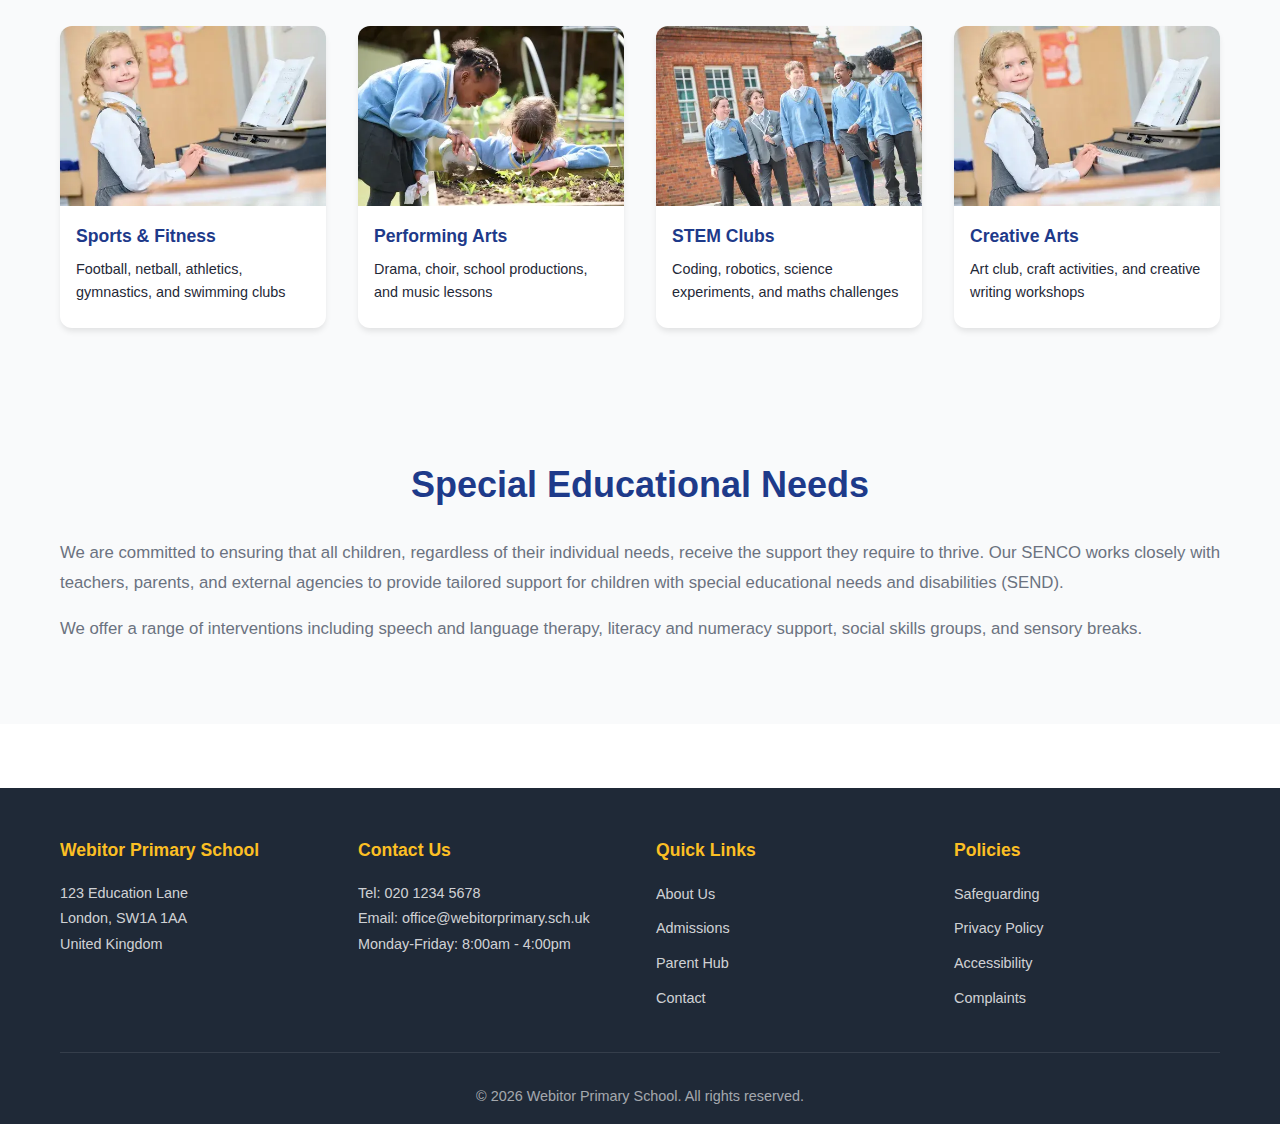
<file: curriculum.html>
<!DOCTYPE html>
<html lang="en">
<head>
    <meta charset="UTF-8">
    <meta name="viewport" content="width=device-width, initial-scale=1.0">
    <title>Curriculum - Webitor Primary School</title>
    <link rel="stylesheet" href="css/style.css">
</head>
<body>
    <header id="webitor-header"></header>

    <section class="page-header">
        <div class="container">
            <h1 data-bind="page_header.title"></h1>
            <p data-bind="page_header.subtitle"></p>
        </div>
    </section>

    <section class="content-section">
        <div class="container">
            <h2 data-bind="overview.heading"></h2>
            <p data-bind="overview.paragraphs.0"></p>
            <p data-bind="overview.paragraphs.1"></p>
        </div>
    </section>

    <section class="subjects-section">
        <div class="container">
            <h2 data-bind="core_subjects.heading"></h2>
            <div class="subjects-grid" data-repeat="core_subjects.subjects">
                <template data-template="subject">
                    <div class="subject-card">
                        <div class="subject-icon" data-bind="icon"></div>
                        <h3 data-bind="title"></h3>
                        <p data-bind="description"></p>
                    </div>
                </template>
            </div>

            <h2 data-bind="foundation_subjects.heading"></h2>
            <div class="subjects-grid" data-repeat="foundation_subjects.subjects">
                <template data-template="subject">
                    <div class="subject-card">
                        <div class="subject-icon" data-bind="icon"></div>
                        <h3 data-bind="title"></h3>
                        <p data-bind="description"></p>
                    </div>
                </template>
            </div>
        </div>
    </section>

    <section class="content-section alt-bg">
        <div class="container">
            <h2 data-bind="eyfs.heading"></h2>
            <div class="content-grid">
                <div class="content-text">
                    <p data-bind="eyfs.description"></p>
                    <ul data-repeat="eyfs.areas">
                        <template data-template="area">
                            <li data-bind="$self"></li>
                        </template>
                    </ul>
                </div>
                <div class="content-image">
                    <img data-bind-src="eyfs.image" data-bind-alt="eyfs.image_alt">
                </div>
            </div>
        </div>
    </section>

    <section class="content-section">
        <div class="container">
            <h2 data-bind="reading.heading"></h2>
            <p data-bind="reading.paragraphs.0"></p>
            <p data-bind="reading.paragraphs.1"></p>
            <div class="highlight-box">
                <h3 data-bind="reading.reading_milestones.heading"></h3>
                <p data-bind="reading.reading_milestones.description"></p>
            </div>
        </div>
    </section>

    <section class="enrichment-section">
        <div class="container">
            <h2 data-bind="enrichment.heading"></h2>
            <div class="enrichment-grid" data-repeat="enrichment.activities">
                <template data-template="activity">
                    <div class="enrichment-card">
                        <img data-bind-src="image" data-bind-alt="image_alt">
                        <h3 data-bind="title"></h3>
                        <p data-bind="description"></p>
                    </div>
                </template>
            </div>
        </div>
    </section>

    <section class="content-section alt-bg">
        <div class="container">
            <h2 data-bind="send.heading"></h2>
            <p data-bind="send.paragraphs.0"></p>
            <p data-bind="send.paragraphs.1"></p>
        </div>
    </section>

    <footer id="webitor-footer"></footer>

    <script src="js/header.js"></script>
    <script src="js/footer.js"></script>
    <script src="js/webitor-data.js"></script>
    <script>WebitorData.init('curriculum.data.json');</script>
</body>
</html>
</file>
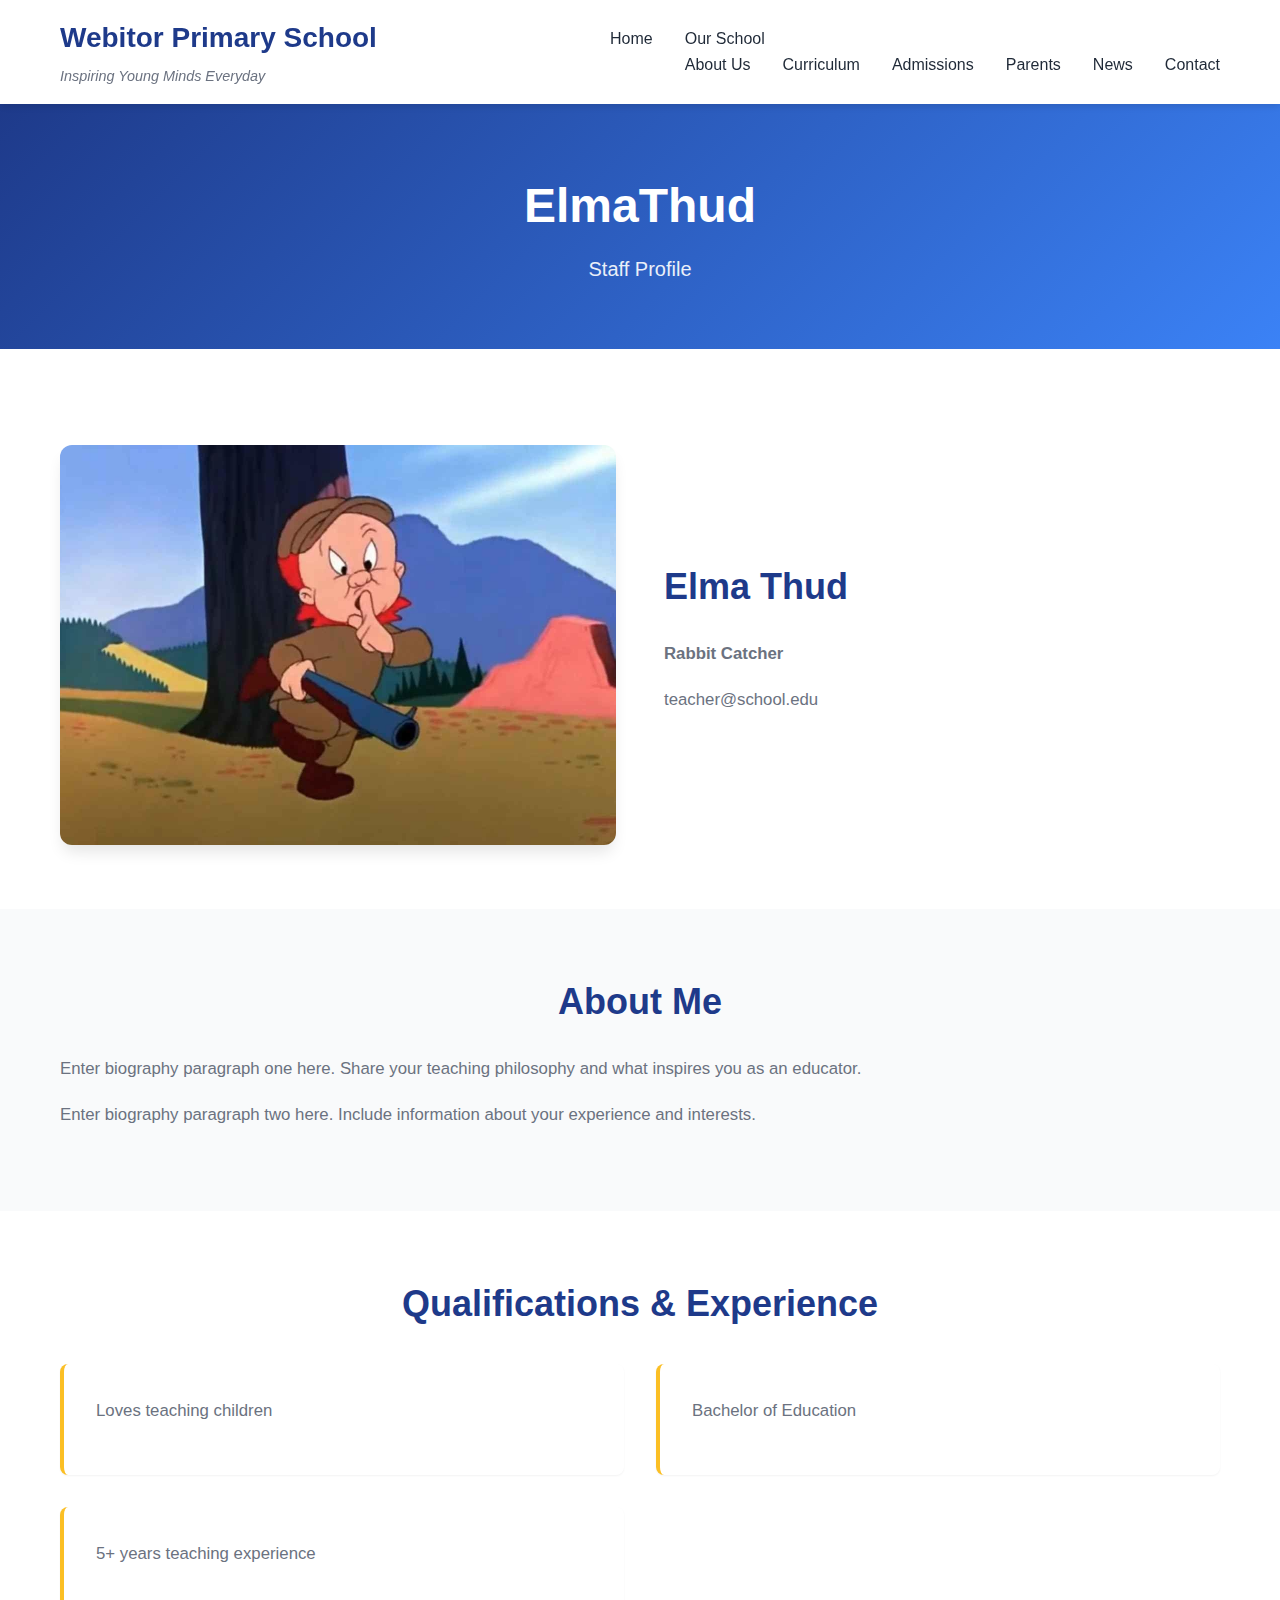
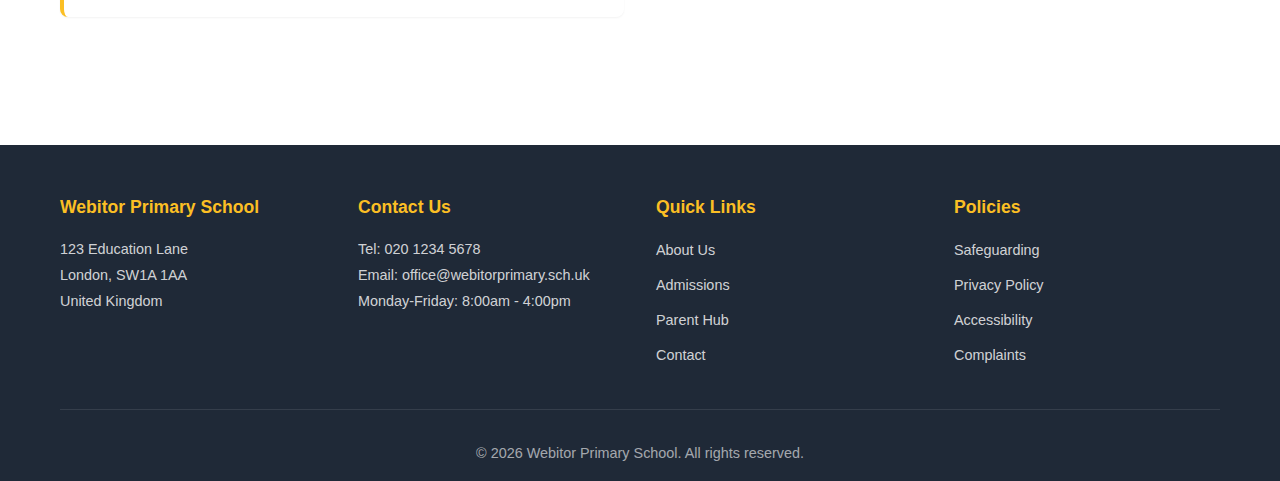
<file: elmathud.html>
<!DOCTYPE html>
<html lang="en">
<head>
    <meta charset="UTF-8">
    <meta name="viewport" content="width=device-width, initial-scale=1.0">
    <title data-bind="page_header.title">{{PAGE_TITLE}} - Webitor Primary School</title>
    <link rel="stylesheet" href="css/style.css">
</head>
<body>
    <header id="webitor-header"></header>

    <section class="page-header">
        <div class="container">
            <h1 data-bind="page_header.title"></h1>
            <p data-bind="page_header.subtitle"></p>
        </div>
    </section>

    <section class="content-section">
        <div class="container">
            <div class="content-grid">
                <div class="content-image">
                    <img data-bind-src="profile.image" alt="Staff photo" class="staff-image-large">
                </div>
                <div class="content-text">
                    <h2 data-bind="profile.name"></h2>
                    <p class="staff-role" data-bind="profile.role"></p>
                    <p data-bind="profile.email"></p>
                </div>
            </div>
        </div>
    </section>

    <section class="content-section alt-bg">
        <div class="container">
            <h2 data-bind="biography.heading"></h2>
            <p data-bind="biography.paragraphs.0"></p>
            <p data-bind="biography.paragraphs.1"></p>
        </div>
    </section>

    <section class="content-section">
        <div class="container">
            <h2 data-bind="qualifications.heading"></h2>
            <div class="values-grid" data-repeat="qualifications.items" data-array-editable="true">
                <template data-template="qualification">
                    <div class="value-card">
                        <p data-bind="text"></p>
                    </div>
                </template>
            </div>
        </div>
    </section>

    <footer id="webitor-footer"></footer>

    <script src="js/header.js"></script>
    <script src="js/footer.js"></script>
    <script src="js/webitor-data.js"></script>
    <script>
        WebitorData.init('elmathud.data.json');
    </script>
</body>
</html>
</file>
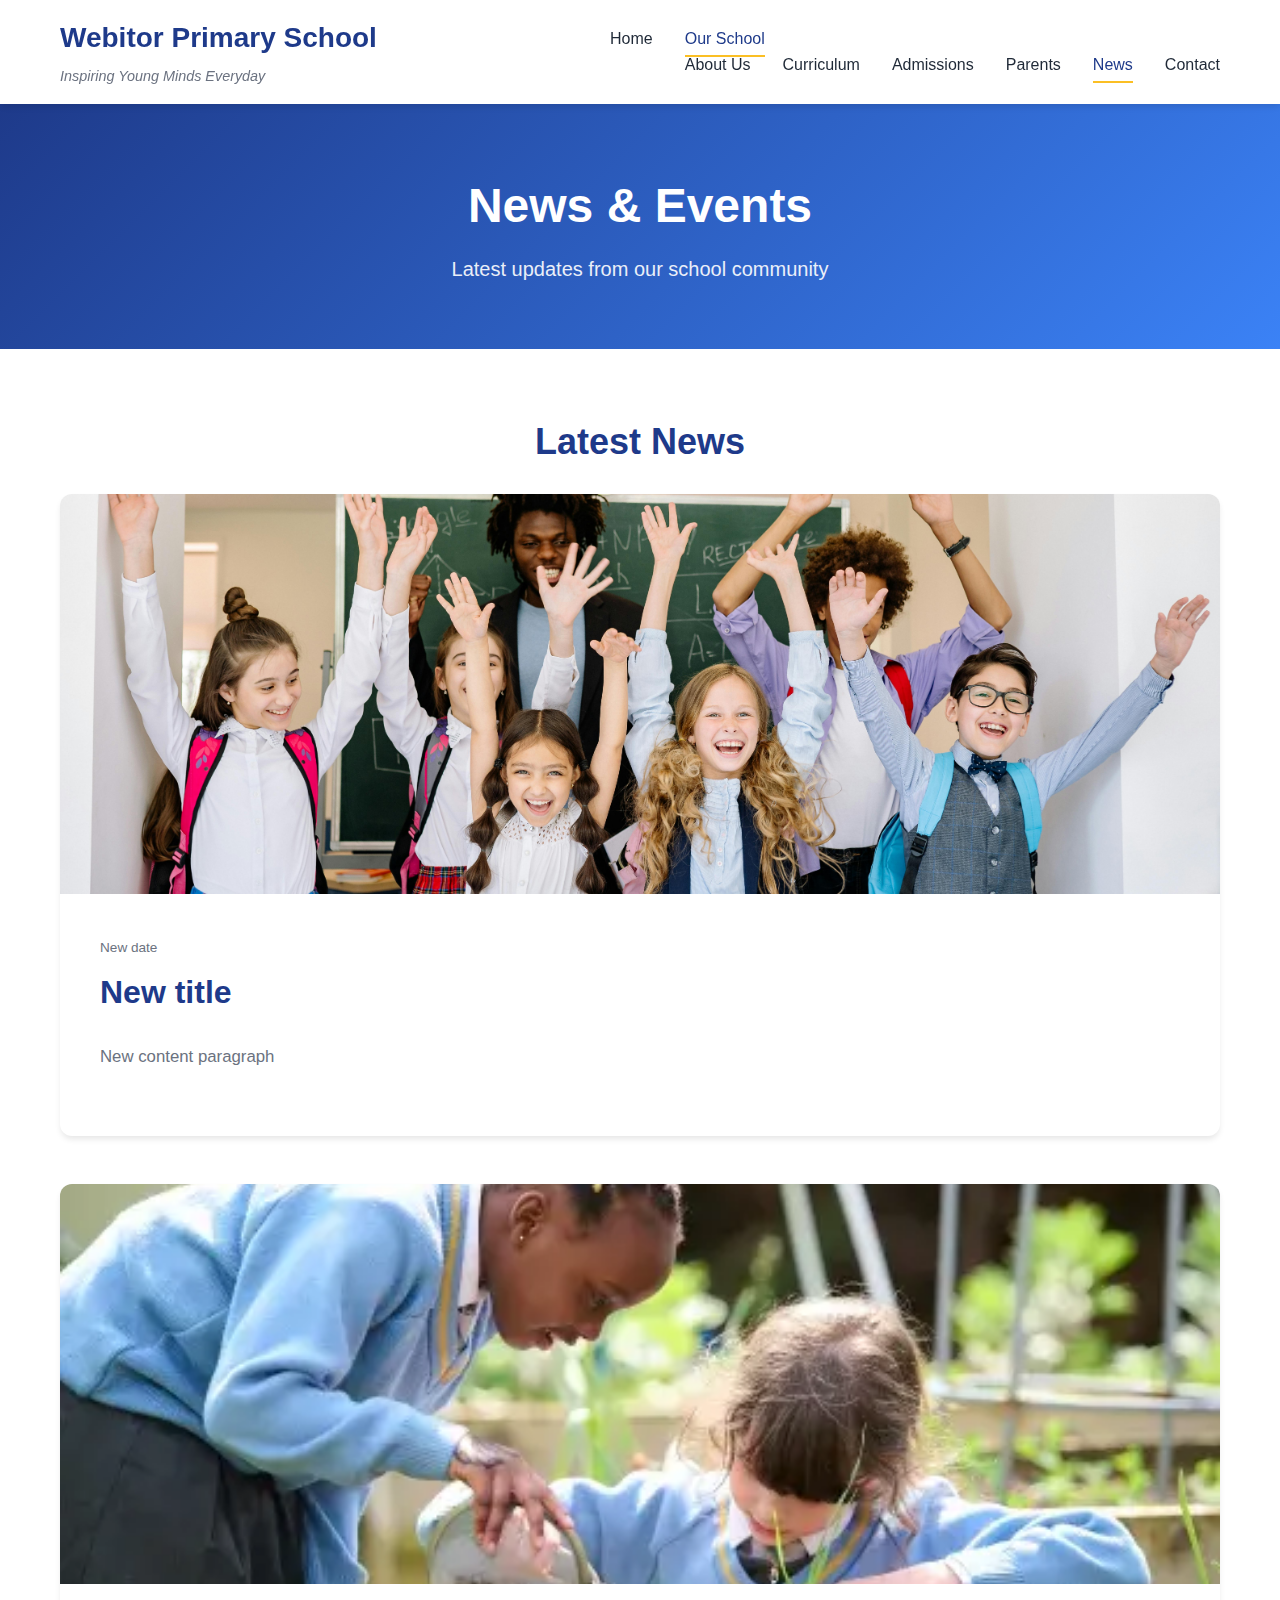
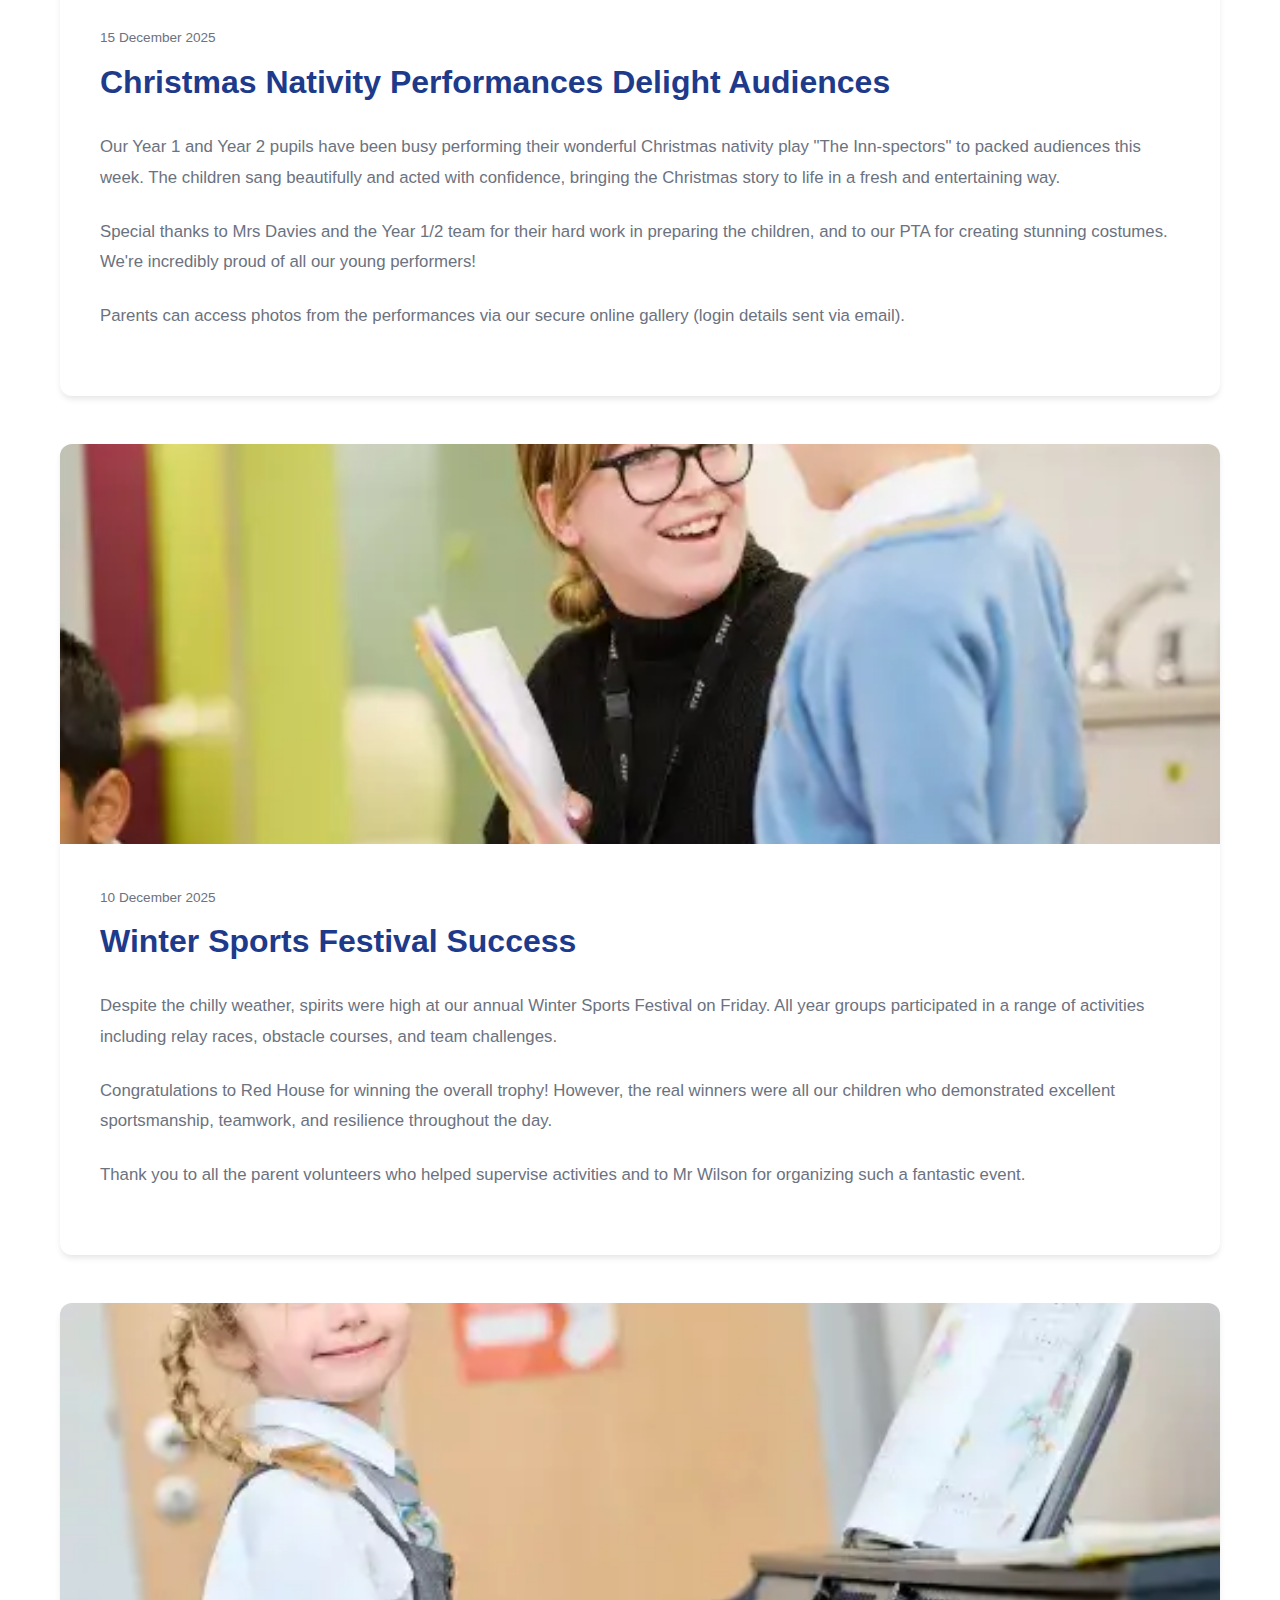
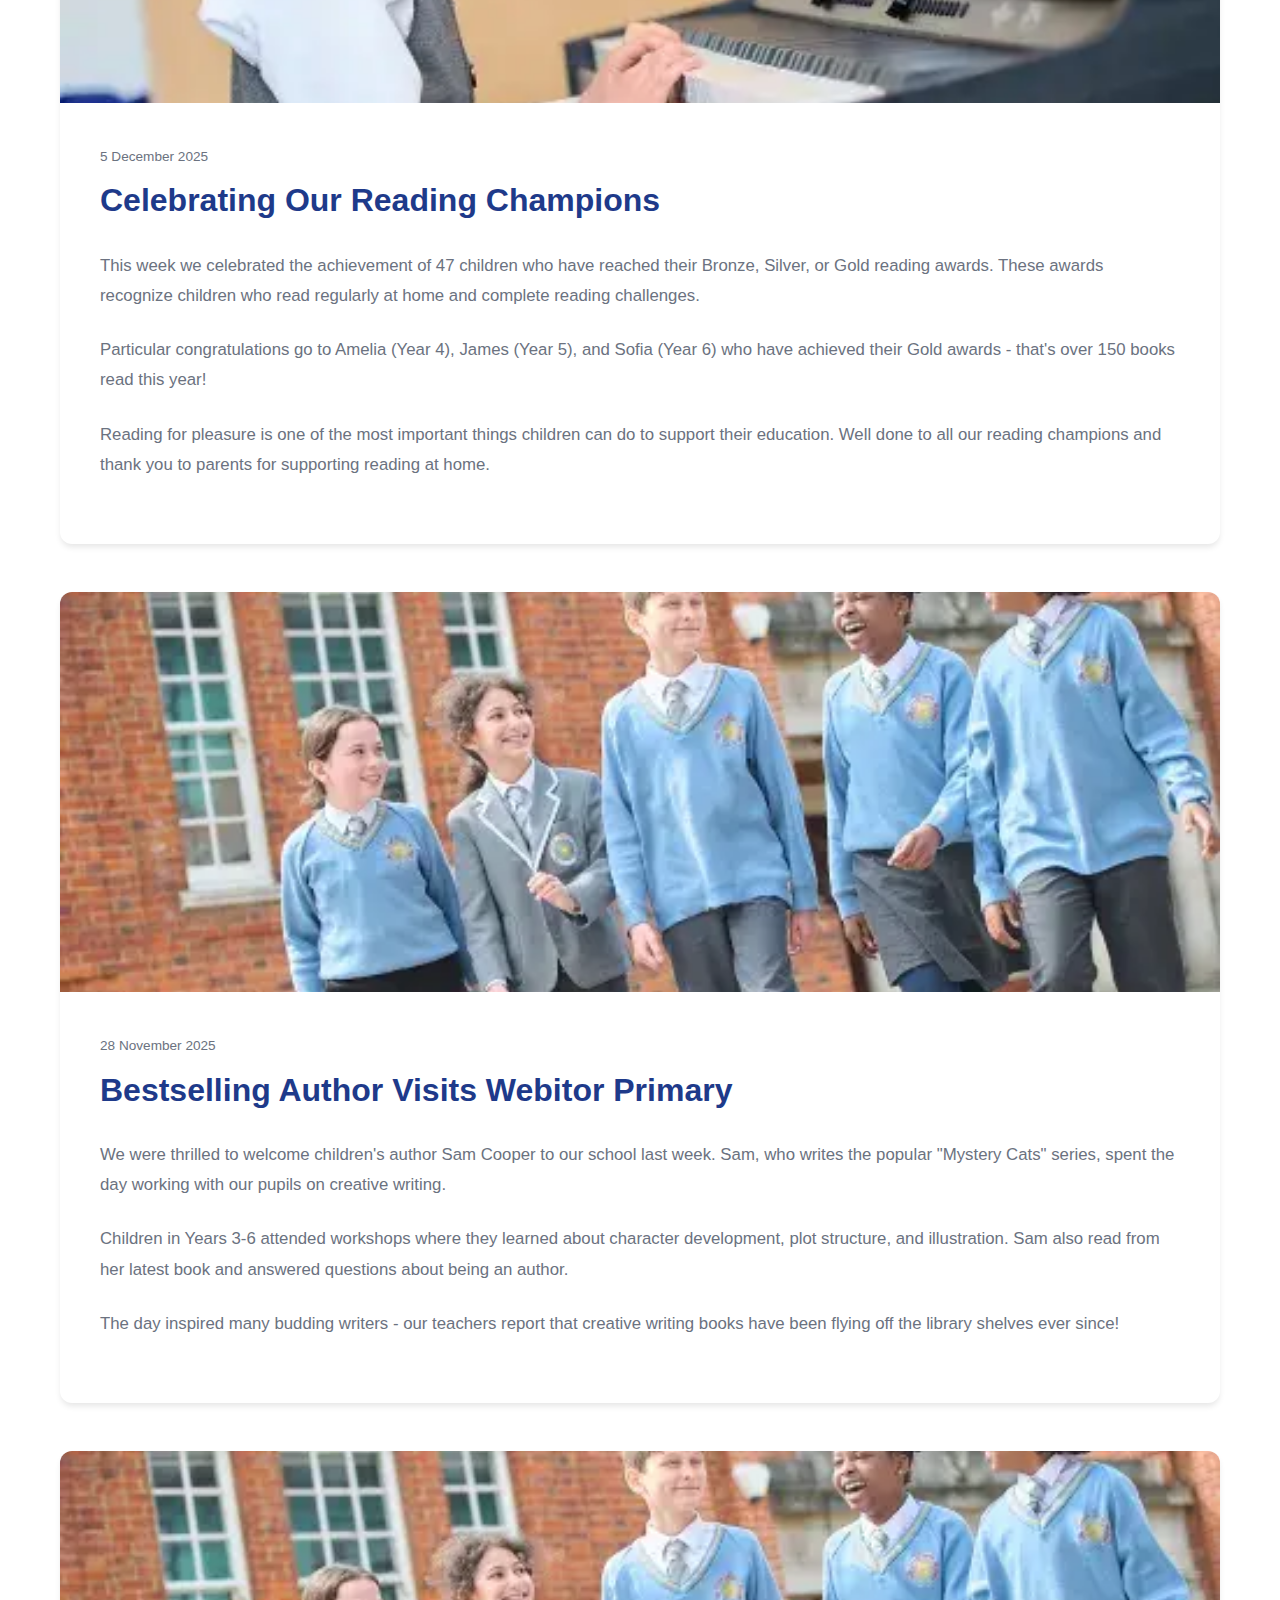
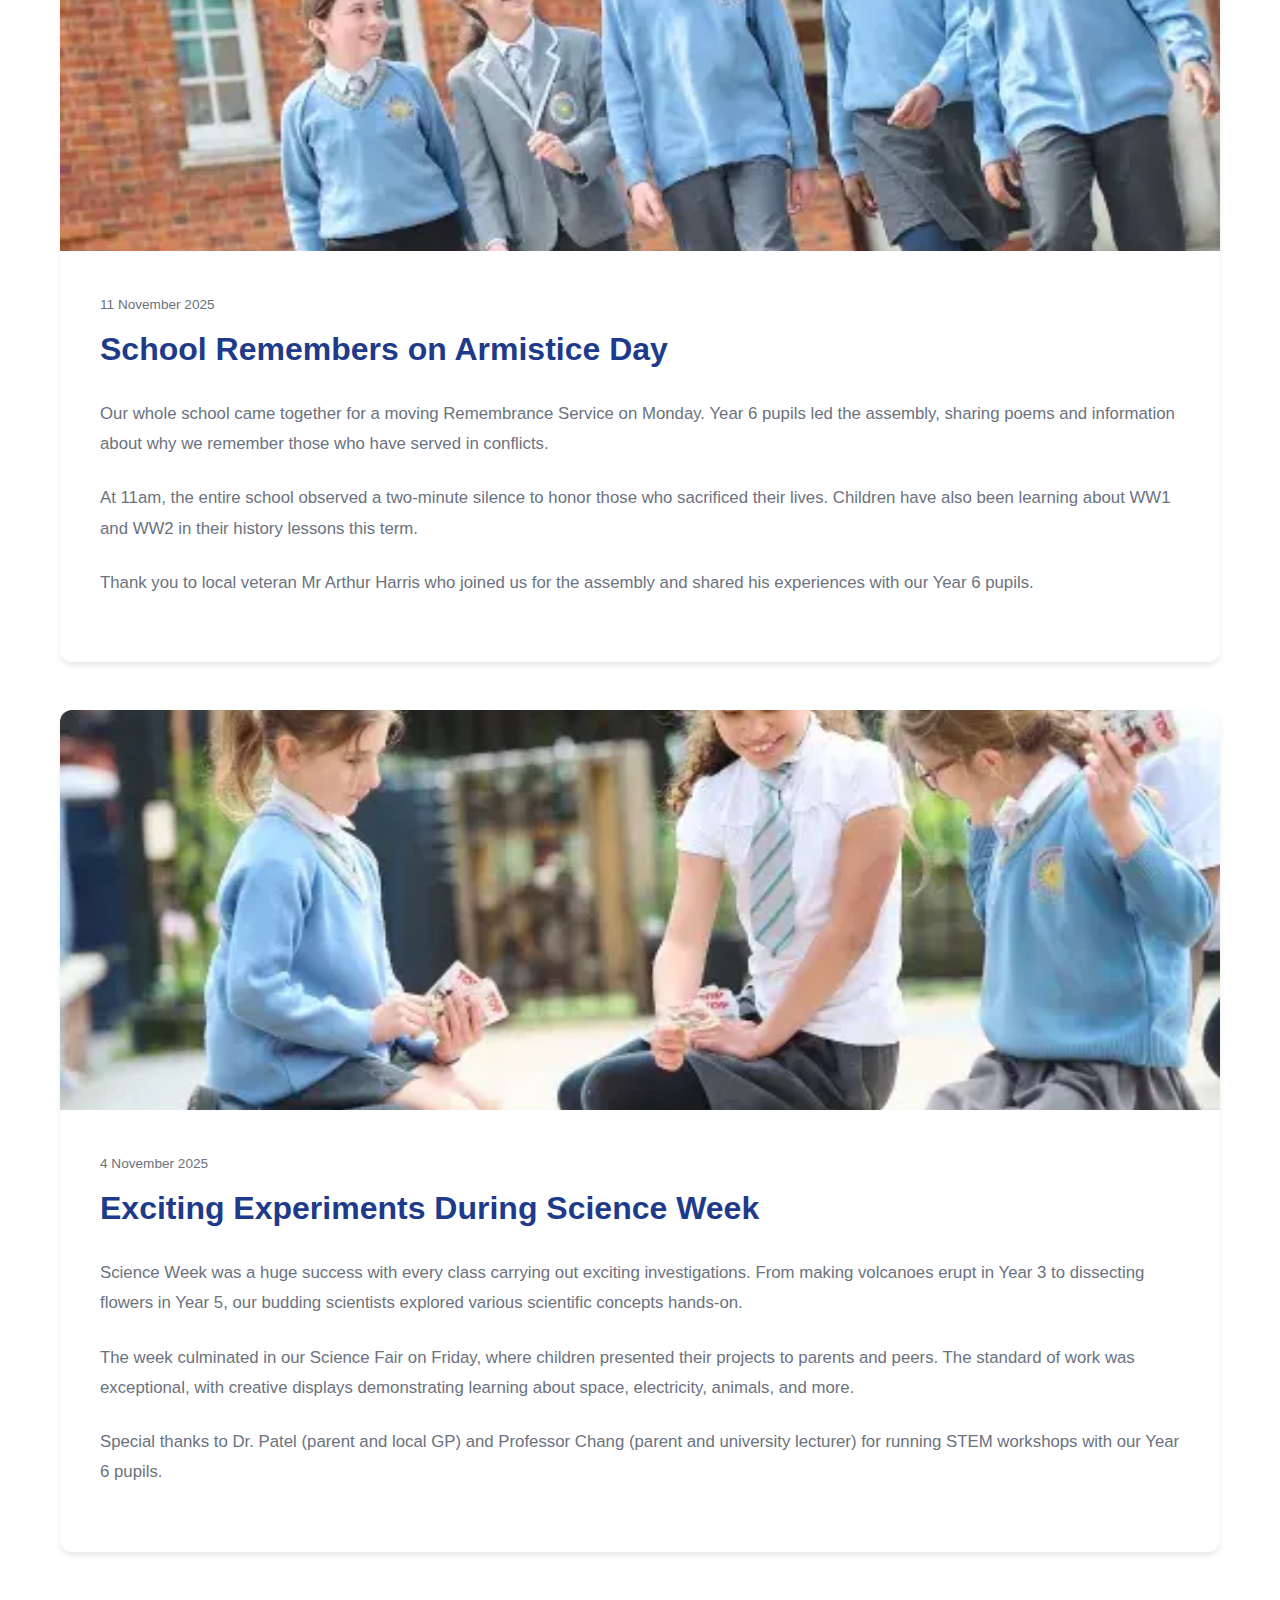
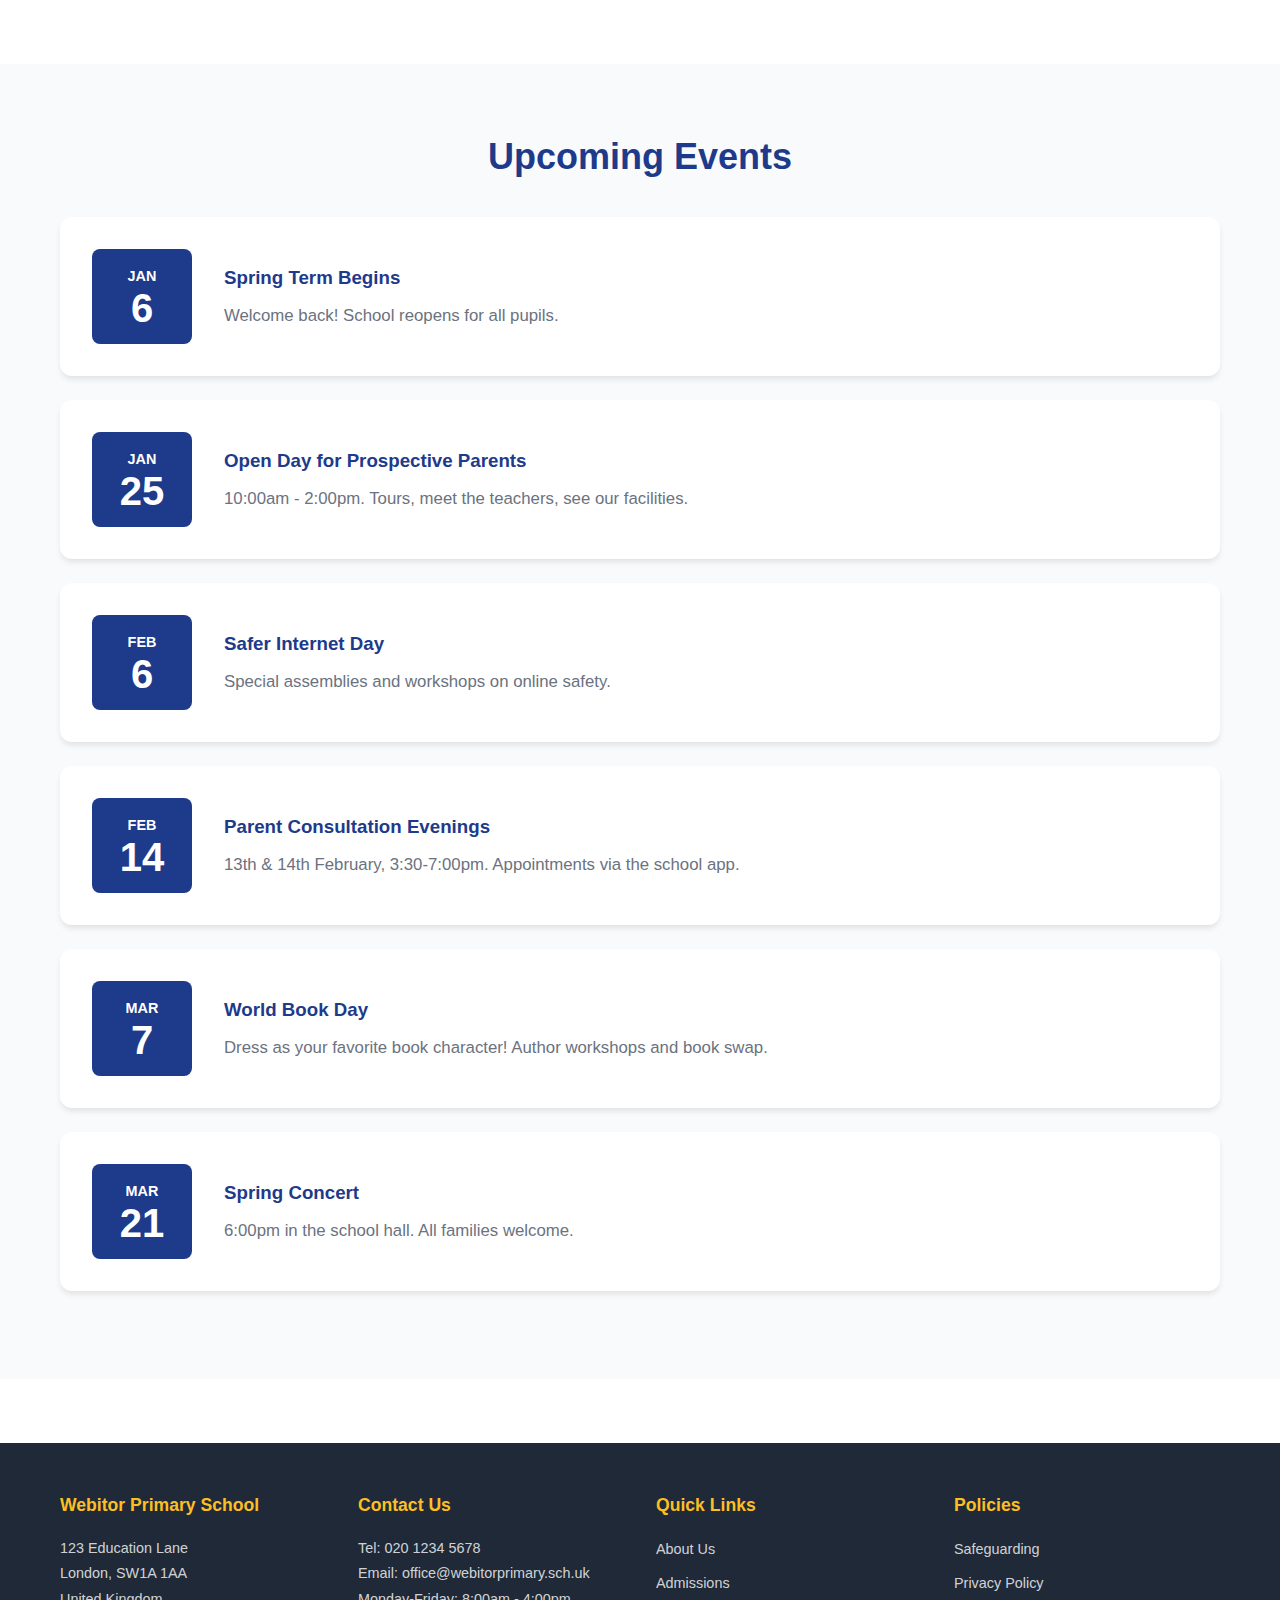
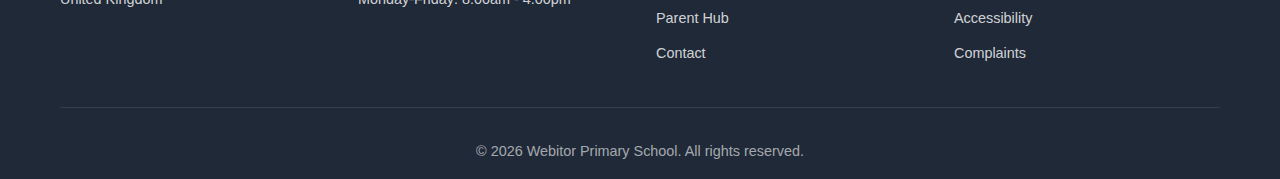
<file: news.html>
<!DOCTYPE html>
<html lang="en">
<head>
    <meta charset="UTF-8">
    <meta name="viewport" content="width=device-width, initial-scale=1.0">
    <title>News & Events - Webitor Primary School</title>
    <link rel="stylesheet" href="css/style.css">
</head>
<body>
    <header id="webitor-header"></header>

    <section class="page-header">
        <div class="container">
            <h1 data-bind="page_header.title"></h1>
            <p data-bind="page_header.subtitle"></p>
        </div>
    </section>

    <section class="content-section">
        <div class="container">
            <h2 data-bind="latest_news.heading"></h2>

            <div data-repeat="latest_news.articles" data-array-editable="true">
                <template data-template="article">
                    <article class="news-article" data-id-bind="id">
                        <div class="article-header">
                            <img data-bind-src="image" alt="">
                        </div>
                        <div class="article-content">
                            <span class="date" data-bind="date"></span>
                            <h3 data-bind="title"></h3>
                            <div data-bind-html="content"></div>
                        </div>
                    </article>
                </template>
            </div>
        </div>
    </section>

    <section class="content-section alt-bg">
        <div class="container">
            <h2 data-bind="upcoming_events.heading"></h2>
            <div class="events-calendar" data-repeat="upcoming_events.events" data-array-editable="true">
                <template data-template="event">
                    <div class="event-item" data-id-bind="id">
                        <div class="event-date">
                            <div class="month" data-bind="month"></div>
                            <div class="day" data-bind="day"></div>
                        </div>
                        <div class="event-details">
                            <h3 data-bind="title"></h3>
                            <p data-bind="description"></p>
                        </div>
                    </div>
                </template>
            </div>
        </div>
    </section>

    <footer id="webitor-footer"></footer>

    <script src="js/header.js"></script>
    <script src="js/footer.js"></script>
    <script src="js/webitor-data.js"></script>
    <script>
        WebitorData.init('news.data.json');
    </script>
</body>
</html>
</file>
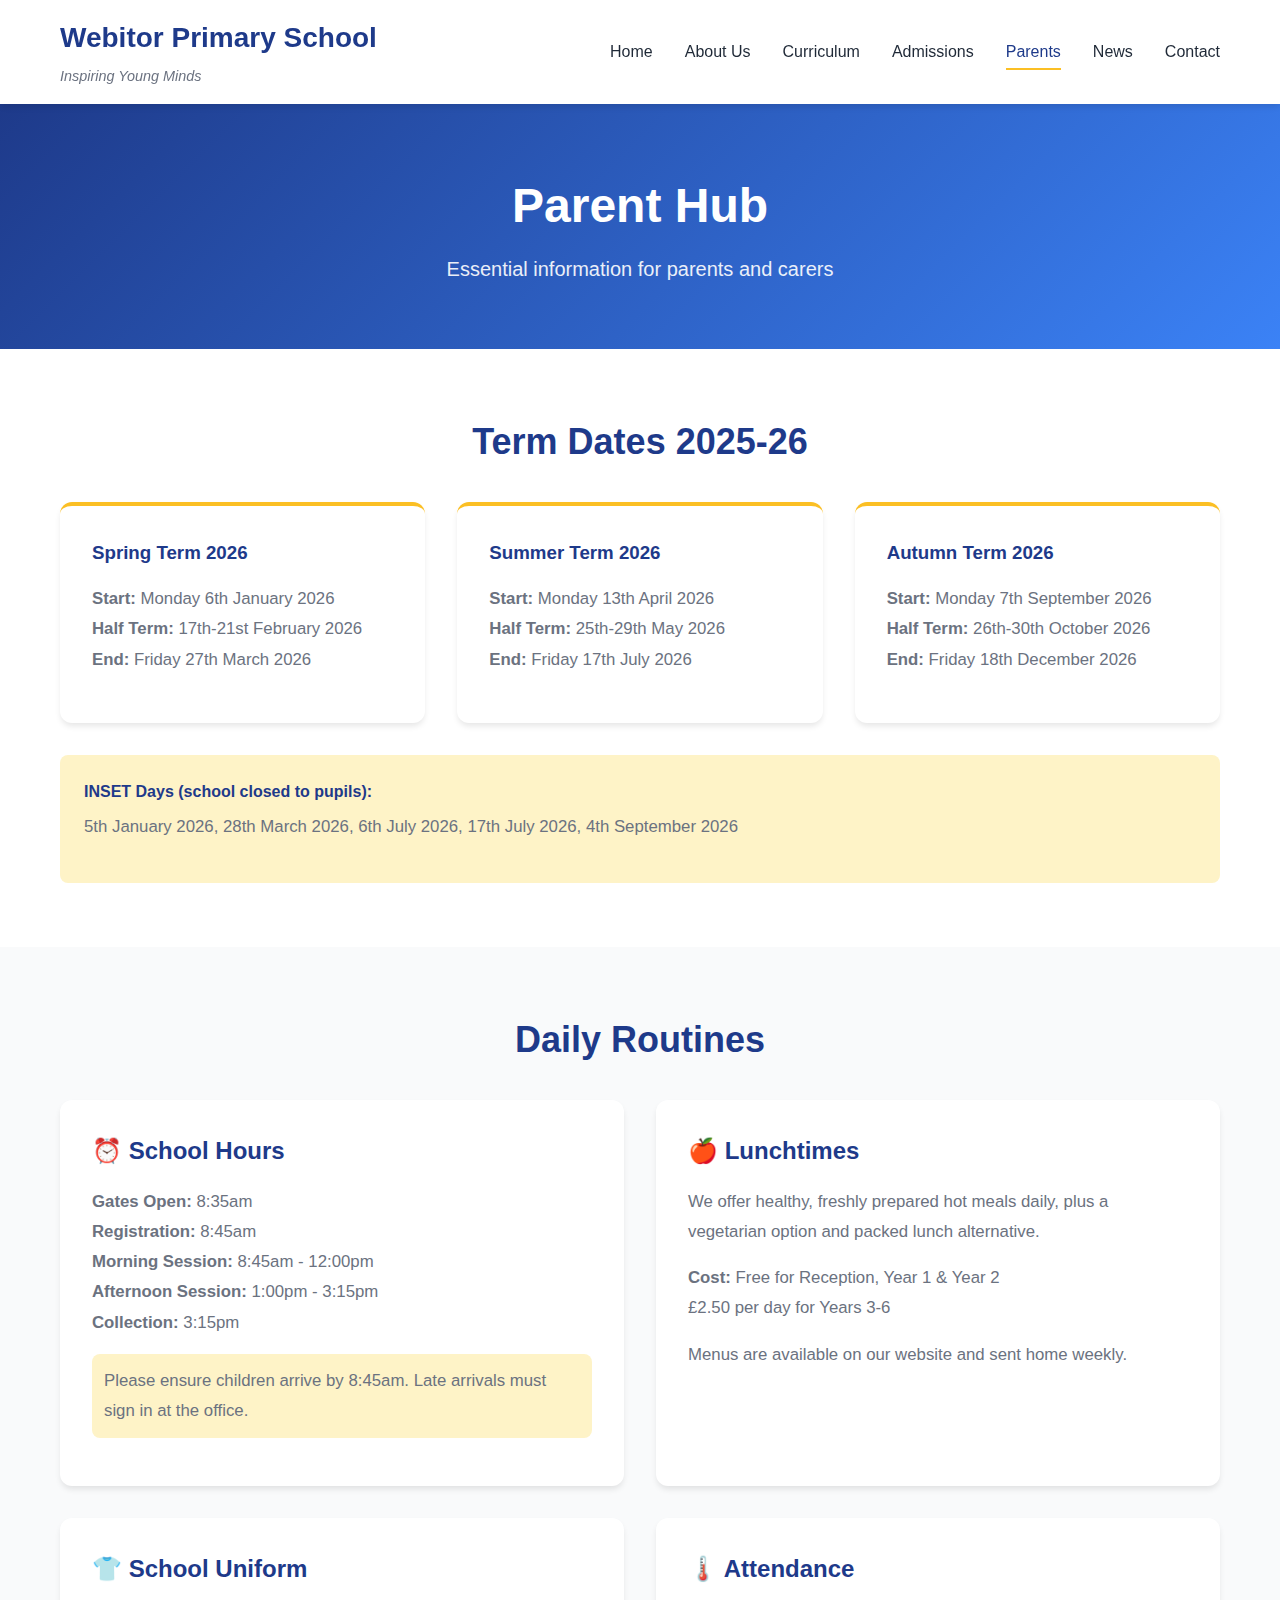
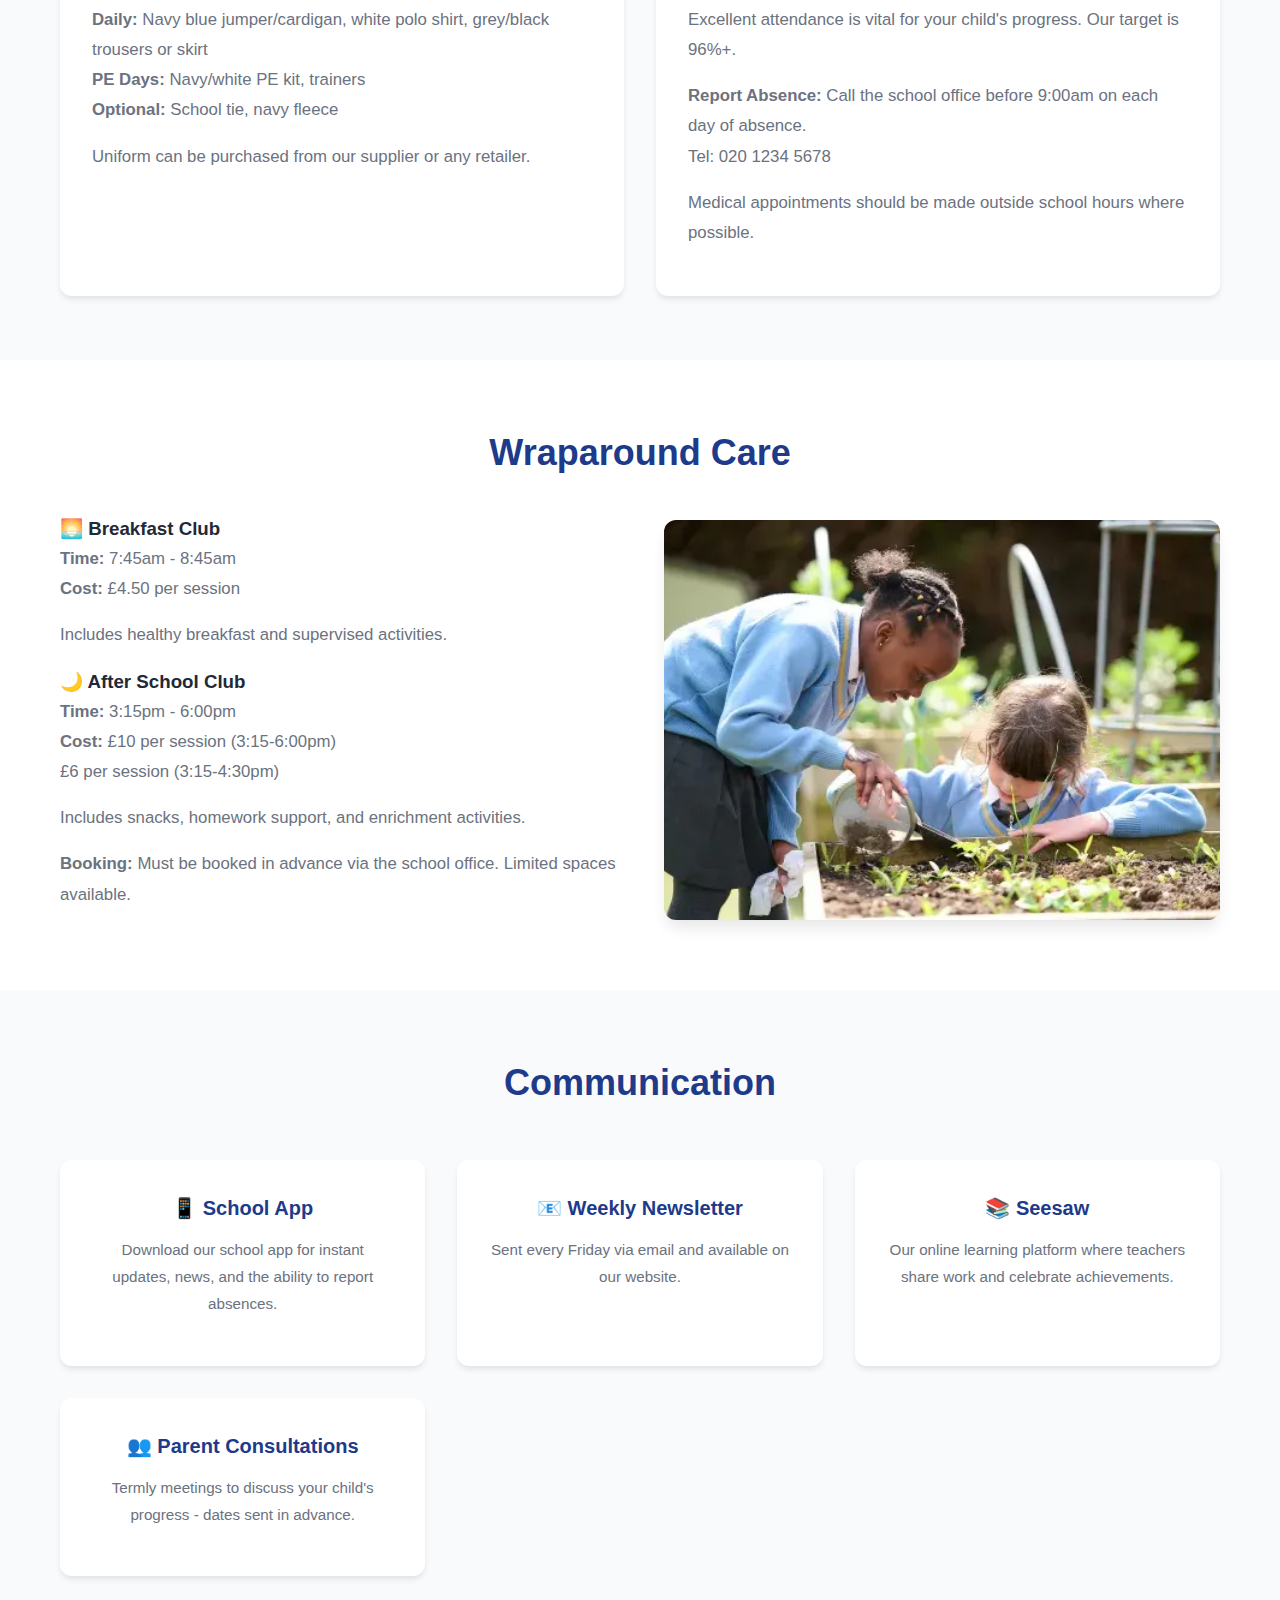
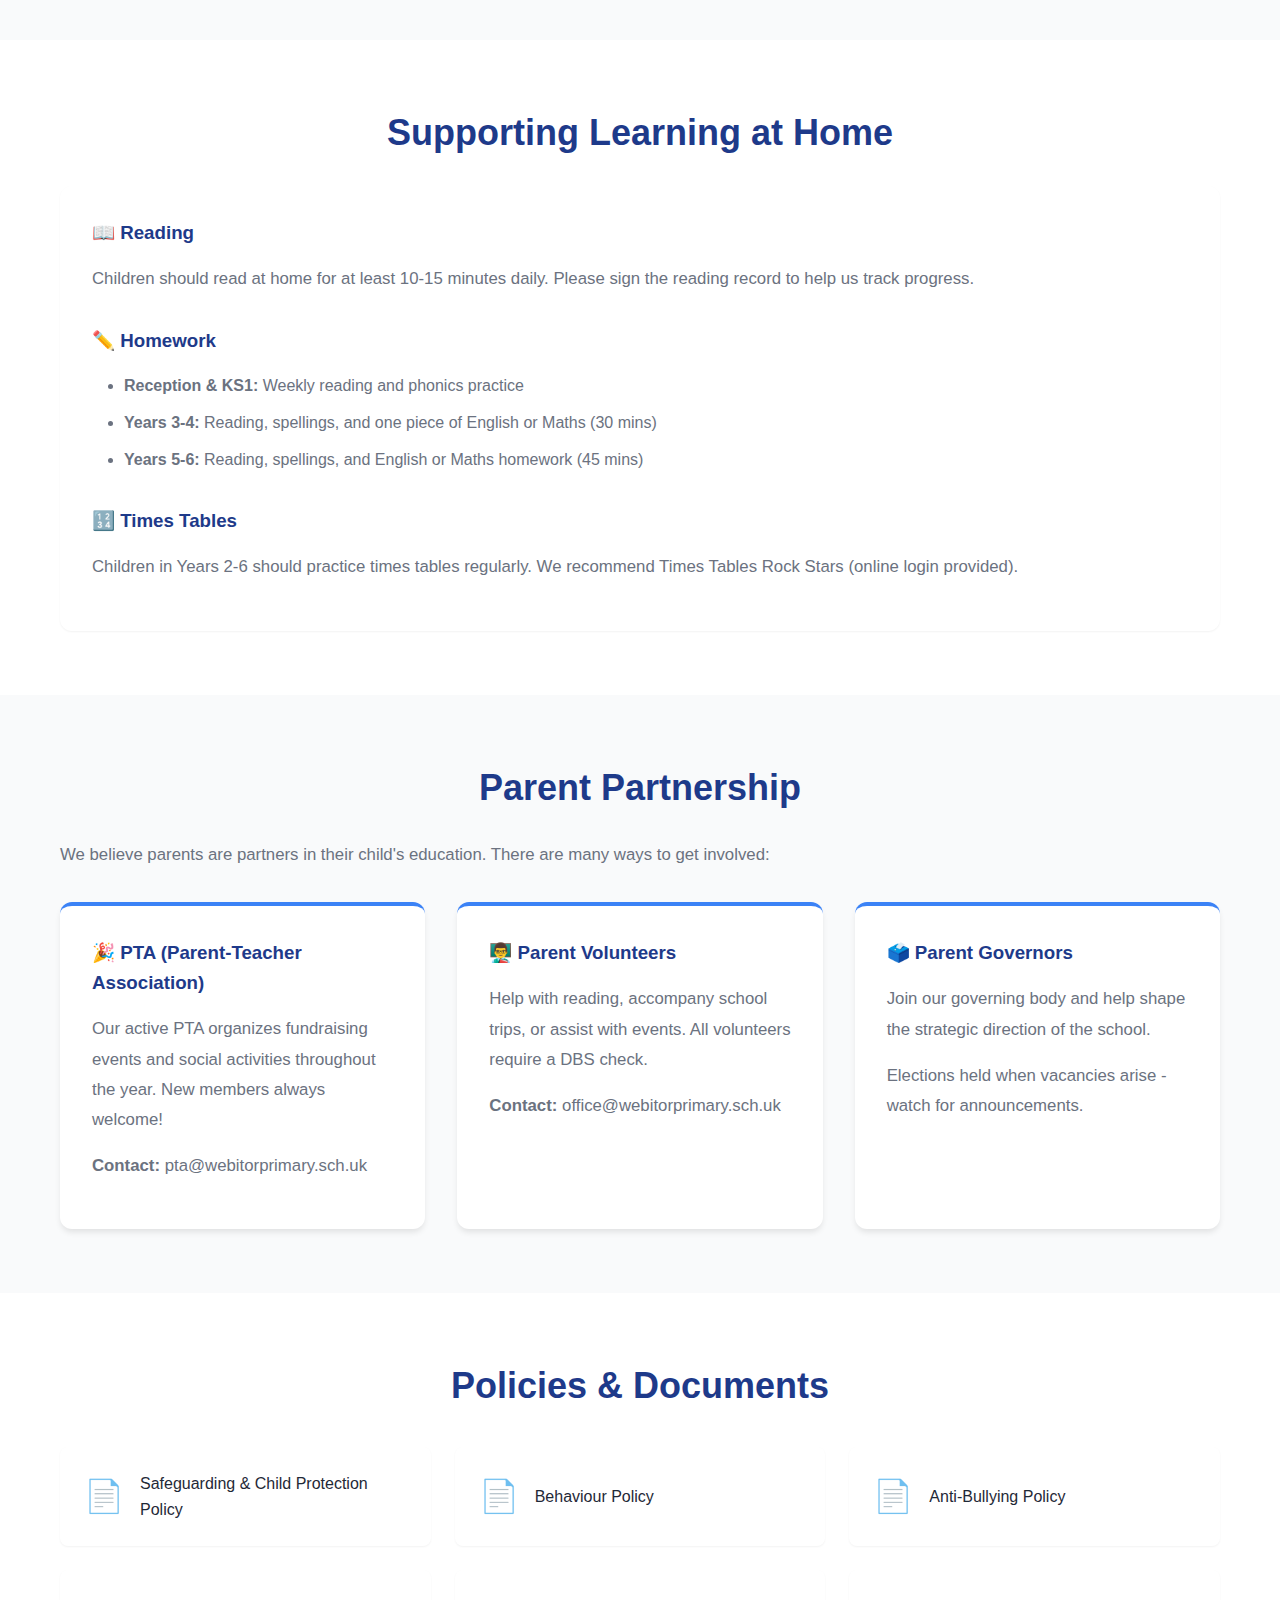
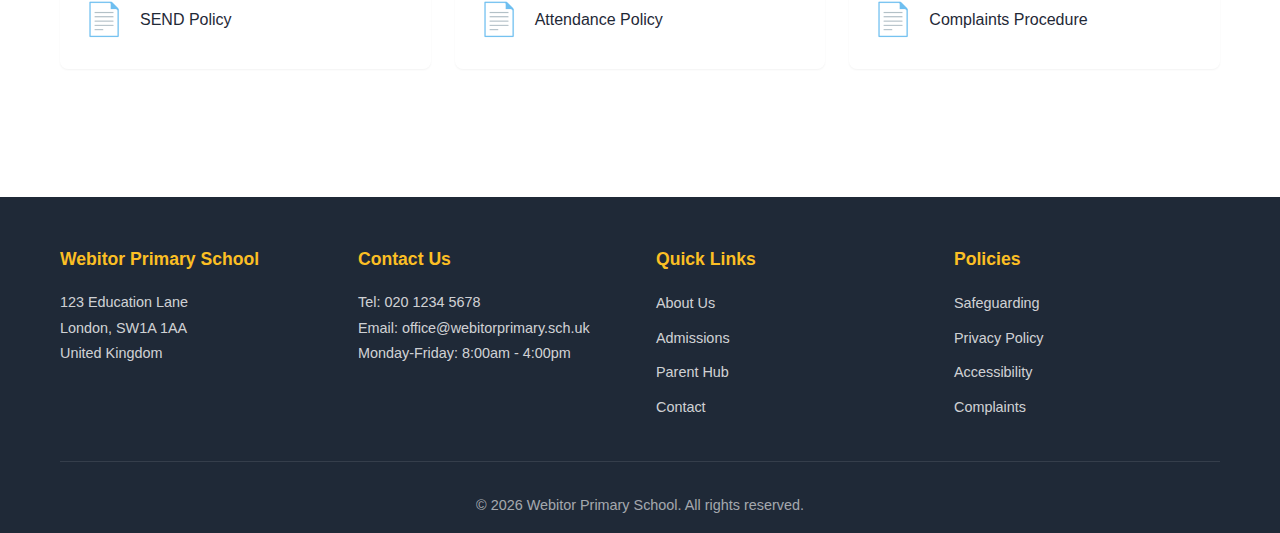
<file: parents.html>
<!DOCTYPE html>
<html lang="en">
<head>
    <meta charset="UTF-8">
    <meta name="viewport" content="width=device-width, initial-scale=1.0">
    <title>Parents Hub - Webitor Primary School</title>
    <link rel="stylesheet" href="css/style.css">
</head>
<body>
    <header>
        <div class="container">
            <div class="header-content">
                <div class="logo">
                    <h1 data-editable="text">Webitor Primary School</h1>
                    <p class="tagline" data-editable="text">Inspiring Young Minds</p>
                </div>
                <nav>
                    <ul>
                        <li><a href="index.html">Home</a></li>
                        <li><a href="about.html">About Us</a></li>
                        <li><a href="curriculum.html">Curriculum</a></li>
                        <li><a href="admissions.html">Admissions</a></li>
                        <li><a href="parents.html" class="active">Parents</a></li>
                        <li><a href="news.html">News</a></li>
                        <li><a href="contact.html">Contact</a></li>
                    </ul>
                </nav>
            </div>
        </div>
    </header>

    <section class="page-header">
        <div class="container">
            <h1 data-editable="text">Parent Hub</h1>
            <p data-editable="text">Essential information for parents and carers</p>
        </div>
    </section>

    <section class="content-section">
        <div class="container">
            <h2 data-editable="text">Term Dates 2025-26</h2>
            <div class="term-dates">
                <div class="term-card">
                    <h3 data-editable="text">Spring Term 2026</h3>
                    <p data-editable="text"><strong>Start:</strong> Monday 6th January 2026<br>
                    <strong>Half Term:</strong> 17th-21st February 2026<br>
                    <strong>End:</strong> Friday 27th March 2026</p>
                </div>
                <div class="term-card">
                    <h3 data-editable="text">Summer Term 2026</h3>
                    <p data-editable="text"><strong>Start:</strong> Monday 13th April 2026<br>
                    <strong>Half Term:</strong> 25th-29th May 2026<br>
                    <strong>End:</strong> Friday 17th July 2026</p>
                </div>
                <div class="term-card">
                    <h3 data-editable="text">Autumn Term 2026</h3>
                    <p data-editable="text"><strong>Start:</strong> Monday 7th September 2026<br>
                    <strong>Half Term:</strong> 26th-30th October 2026<br>
                    <strong>End:</strong> Friday 18th December 2026</p>
                </div>
            </div>
            <div class="inset-days">
                <h4 data-editable="text">INSET Days (school closed to pupils):</h4>
                <p data-editable="text">5th January 2026, 28th March 2026, 6th July 2026, 17th July 2026, 4th September 2026</p>
            </div>
        </div>
    </section>

    <section class="content-section alt-bg">
        <div class="container">
            <h2 data-editable="text">Daily Routines</h2>
            <div class="routine-grid">
                <div class="routine-card">
                    <h3 data-editable="text">⏰ School Hours</h3>
                    <p data-editable="text"><strong>Gates Open:</strong> 8:35am<br>
                    <strong>Registration:</strong> 8:45am<br>
                    <strong>Morning Session:</strong> 8:45am - 12:00pm<br>
                    <strong>Afternoon Session:</strong> 1:00pm - 3:15pm<br>
                    <strong>Collection:</strong> 3:15pm</p>
                    <p class="note" data-editable="text">Please ensure children arrive by 8:45am. Late arrivals must sign in at the office.</p>
                </div>
                <div class="routine-card">
                    <h3 data-editable="text">🍎 Lunchtimes</h3>
                    <p data-editable="text">We offer healthy, freshly prepared hot meals daily, plus a vegetarian option and packed lunch alternative.</p>
                    <p data-editable="text"><strong>Cost:</strong> Free for Reception, Year 1 & Year 2<br>
                    £2.50 per day for Years 3-6</p>
                    <p data-editable="text">Menus are available on our website and sent home weekly.</p>
                </div>
                <div class="routine-card">
                    <h3 data-editable="text">👕 School Uniform</h3>
                    <p data-editable="text"><strong>Daily:</strong> Navy blue jumper/cardigan, white polo shirt, grey/black trousers or skirt<br>
                    <strong>PE Days:</strong> Navy/white PE kit, trainers<br>
                    <strong>Optional:</strong> School tie, navy fleece</p>
                    <p data-editable="text">Uniform can be purchased from our supplier or any retailer.</p>
                </div>
                <div class="routine-card">
                    <h3 data-editable="text">🌡️ Attendance</h3>
                    <p data-editable="text">Excellent attendance is vital for your child's progress. Our target is 96%+.</p>
                    <p data-editable="text"><strong>Report Absence:</strong> Call the school office before 9:00am on each day of absence.<br>
                    Tel: 020 1234 5678</p>
                    <p data-editable="text">Medical appointments should be made outside school hours where possible.</p>
                </div>
            </div>
        </div>
    </section>

    <section class="content-section">
        <div class="container">
            <h2 data-editable="text">Wraparound Care</h2>
            <div class="content-grid">
                <div class="content-text">
                    <h3 data-editable="text">🌅 Breakfast Club</h3>
                    <p data-editable="text"><strong>Time:</strong> 7:45am - 8:45am<br>
                    <strong>Cost:</strong> £4.50 per session</p>
                    <p data-editable="text">Includes healthy breakfast and supervised activities.</p>

                    <h3 data-editable="text">🌙 After School Club</h3>
                    <p data-editable="text"><strong>Time:</strong> 3:15pm - 6:00pm<br>
                    <strong>Cost:</strong> £10 per session (3:15-6:00pm)<br>
                    £6 per session (3:15-4:30pm)</p>
                    <p data-editable="text">Includes snacks, homework support, and enrichment activities.</p>

                    <p data-editable="text"><strong>Booking:</strong> Must be booked in advance via the school office. Limited spaces available.</p>
                </div>
                <div class="content-image">
                    <img src="images/after-school-club.jpg" alt="Children at after school club" data-editable="image">
                </div>
            </div>
        </div>
    </section>

    <section class="content-section alt-bg">
        <div class="container">
            <h2 data-editable="text">Communication</h2>
            <div class="features-grid">
                <div class="feature-card">
                    <h3 data-editable="text">📱 School App</h3>
                    <p data-editable="text">Download our school app for instant updates, news, and the ability to report absences.</p>
                </div>
                <div class="feature-card">
                    <h3 data-editable="text">📧 Weekly Newsletter</h3>
                    <p data-editable="text">Sent every Friday via email and available on our website.</p>
                </div>
                <div class="feature-card">
                    <h3 data-editable="text">📚 Seesaw</h3>
                    <p data-editable="text">Our online learning platform where teachers share work and celebrate achievements.</p>
                </div>
                <div class="feature-card">
                    <h3 data-editable="text">👥 Parent Consultations</h3>
                    <p data-editable="text">Termly meetings to discuss your child's progress - dates sent in advance.</p>
                </div>
            </div>
        </div>
    </section>

    <section class="content-section">
        <div class="container">
            <h2 data-editable="text">Supporting Learning at Home</h2>
            <div class="homework-section">
                <h3 data-editable="text">📖 Reading</h3>
                <p data-editable="text">Children should read at home for at least 10-15 minutes daily. Please sign the reading record to help us track progress.</p>

                <h3 data-editable="text">✏️ Homework</h3>
                <ul>
                    <li><strong>Reception & KS1:</strong> Weekly reading and phonics practice</li>
                    <li><strong>Years 3-4:</strong> Reading, spellings, and one piece of English or Maths (30 mins)</li>
                    <li><strong>Years 5-6:</strong> Reading, spellings, and English or Maths homework (45 mins)</li>
                </ul>

                <h3 data-editable="text">🔢 Times Tables</h3>
                <p data-editable="text">Children in Years 2-6 should practice times tables regularly. We recommend Times Tables Rock Stars (online login provided).</p>
            </div>
        </div>
    </section>

    <section class="content-section alt-bg">
        <div class="container">
            <h2 data-editable="text">Parent Partnership</h2>
            <p data-editable="text">We believe parents are partners in their child's education. There are many ways to get involved:</p>

            <div class="partnership-grid">
                <div class="partnership-card">
                    <h3 data-editable="text">🎉 PTA (Parent-Teacher Association)</h3>
                    <p data-editable="text">Our active PTA organizes fundraising events and social activities throughout the year. New members always welcome!</p>
                    <p data-editable="text"><strong>Contact:</strong> pta@webitorprimary.sch.uk</p>
                </div>
                <div class="partnership-card">
                    <h3 data-editable="text">👨‍🏫 Parent Volunteers</h3>
                    <p data-editable="text">Help with reading, accompany school trips, or assist with events. All volunteers require a DBS check.</p>
                    <p data-editable="text"><strong>Contact:</strong> office@webitorprimary.sch.uk</p>
                </div>
                <div class="partnership-card">
                    <h3 data-editable="text">🗳️ Parent Governors</h3>
                    <p data-editable="text">Join our governing body and help shape the strategic direction of the school.</p>
                    <p data-editable="text">Elections held when vacancies arise - watch for announcements.</p>
                </div>
            </div>
        </div>
    </section>

    <section class="content-section">
        <div class="container">
            <h2 data-editable="text">Policies & Documents</h2>
            <div class="documents-grid">
                <a href="#" class="document-link">
                    <span class="doc-icon">📄</span>
                    <span class="doc-name" data-editable="text">Safeguarding & Child Protection Policy</span>
                </a>
                <a href="#" class="document-link">
                    <span class="doc-icon">📄</span>
                    <span class="doc-name" data-editable="text">Behaviour Policy</span>
                </a>
                <a href="#" class="document-link">
                    <span class="doc-icon">📄</span>
                    <span class="doc-name" data-editable="text">Anti-Bullying Policy</span>
                </a>
                <a href="#" class="document-link">
                    <span class="doc-icon">📄</span>
                    <span class="doc-name" data-editable="text">SEND Policy</span>
                </a>
                <a href="#" class="document-link">
                    <span class="doc-icon">📄</span>
                    <span class="doc-name" data-editable="text">Attendance Policy</span>
                </a>
                <a href="#" class="document-link">
                    <span class="doc-icon">📄</span>
                    <span class="doc-name" data-editable="text">Complaints Procedure</span>
                </a>
            </div>
        </div>
    </section>

    <footer>
        <div class="container">
            <div class="footer-grid">
                <div class="footer-section">
                    <h4 data-editable="text">Webitor Primary School</h4>
                    <p data-editable="text">123 Education Lane<br>
                    London, SW1A 1AA<br>
                    United Kingdom</p>
                </div>
                <div class="footer-section">
                    <h4 data-editable="text">Contact Us</h4>
                    <p data-editable="text">Tel: 020 1234 5678<br>
                    Email: office@webitorprimary.sch.uk<br>
                    Monday-Friday: 8:00am - 4:00pm</p>
                </div>
                <div class="footer-section">
                    <h4 data-editable="text">Quick Links</h4>
                    <ul>
                        <li><a href="about.html">About Us</a></li>
                        <li><a href="admissions.html">Admissions</a></li>
                        <li><a href="parents.html">Parent Hub</a></li>
                        <li><a href="contact.html">Contact</a></li>
                    </ul>
                </div>
                <div class="footer-section">
                    <h4 data-editable="text">Policies</h4>
                    <ul>
                        <li><a href="#">Safeguarding</a></li>
                        <li><a href="#">Privacy Policy</a></li>
                        <li><a href="#">Accessibility</a></li>
                        <li><a href="#">Complaints</a></li>
                    </ul>
                </div>
            </div>
            <div class="footer-bottom">
                <p data-editable="text">&copy; 2026 Webitor Primary School. All rights reserved.</p>
            </div>
        </div>
    </footer>
</body>
</html>
</file>
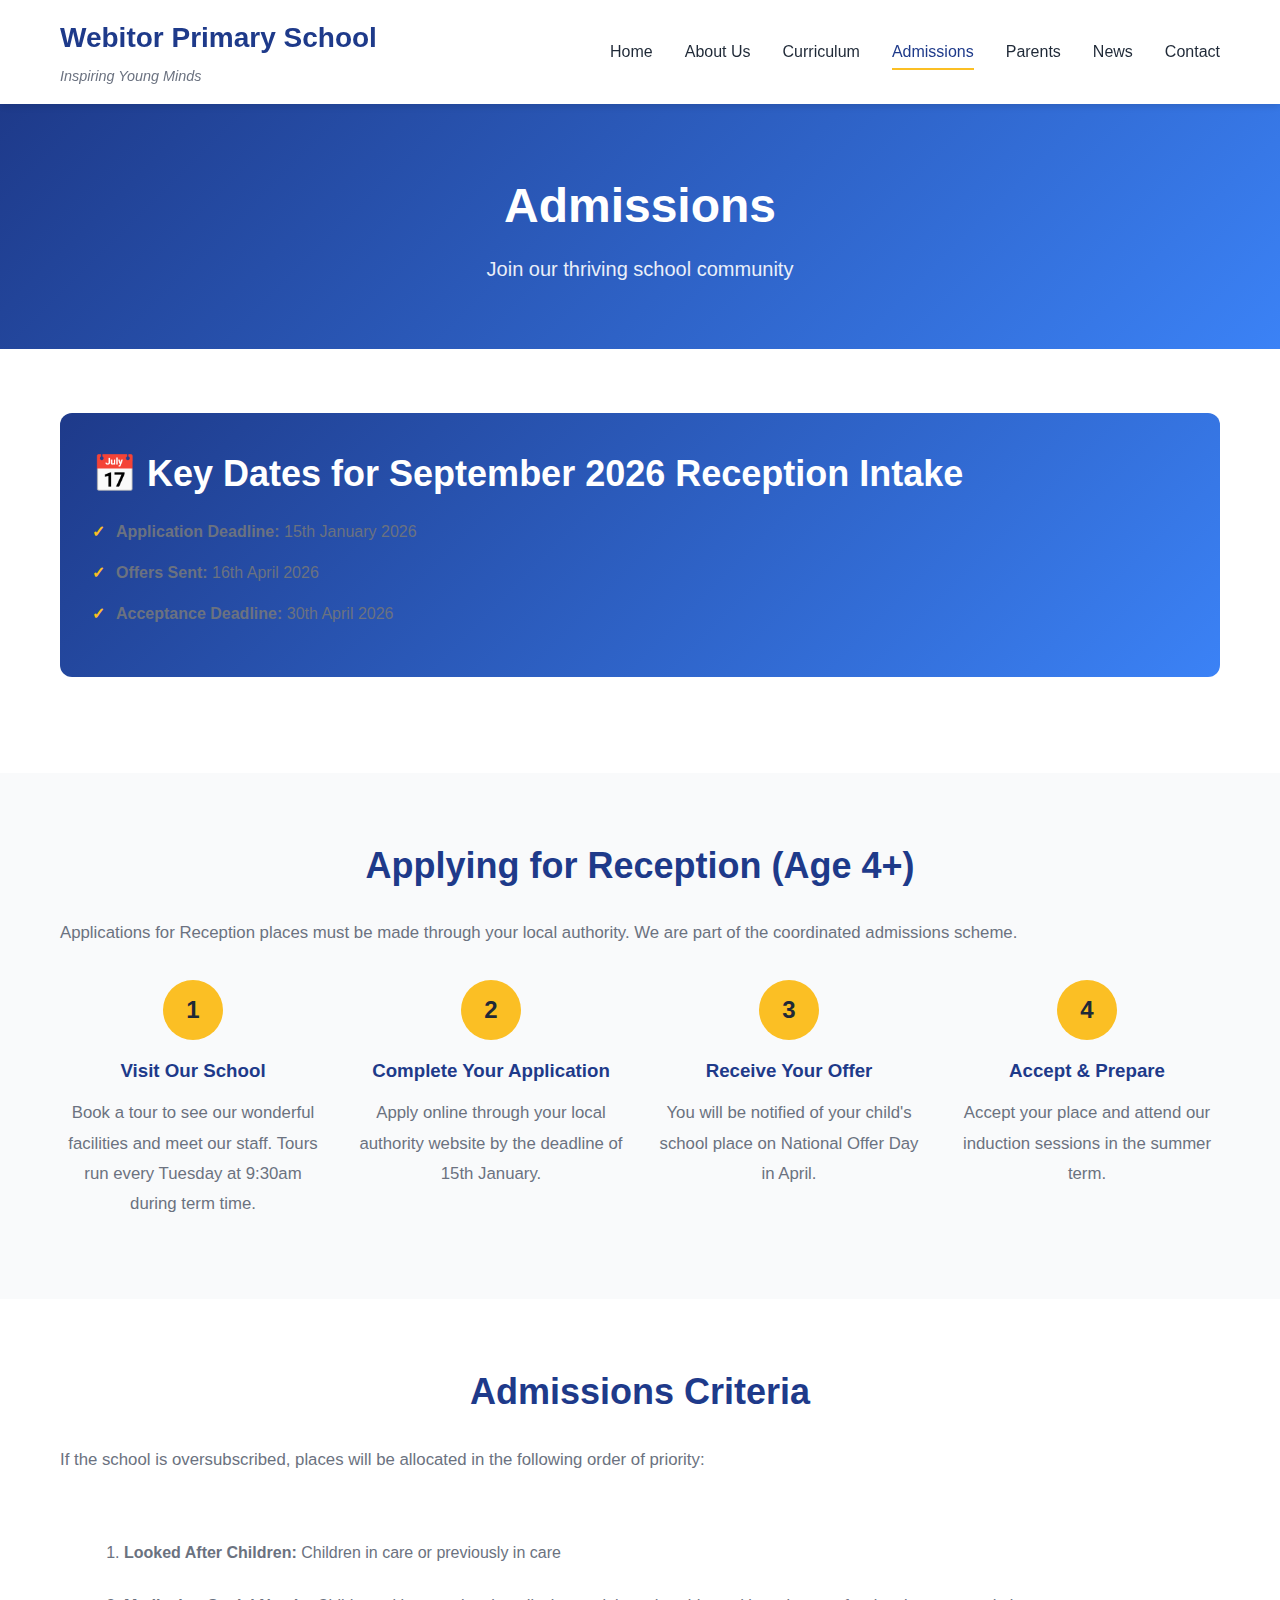
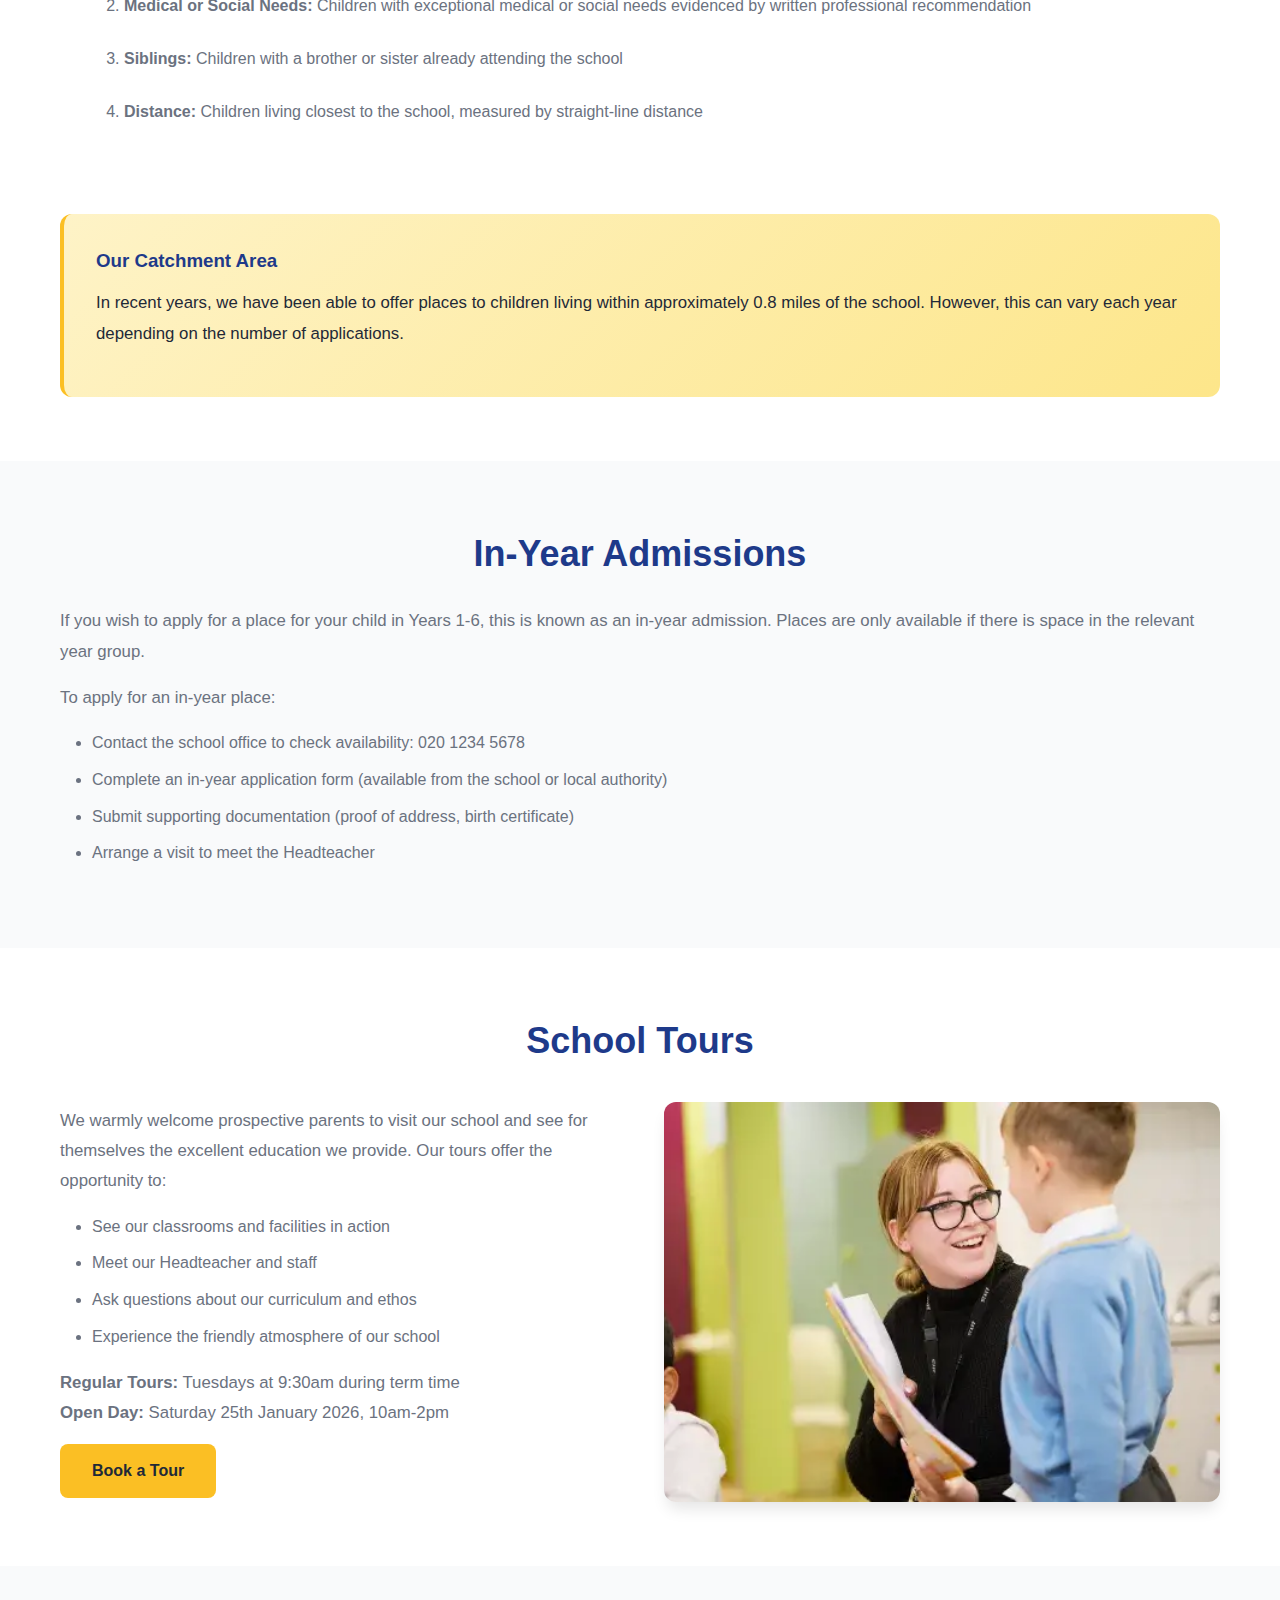
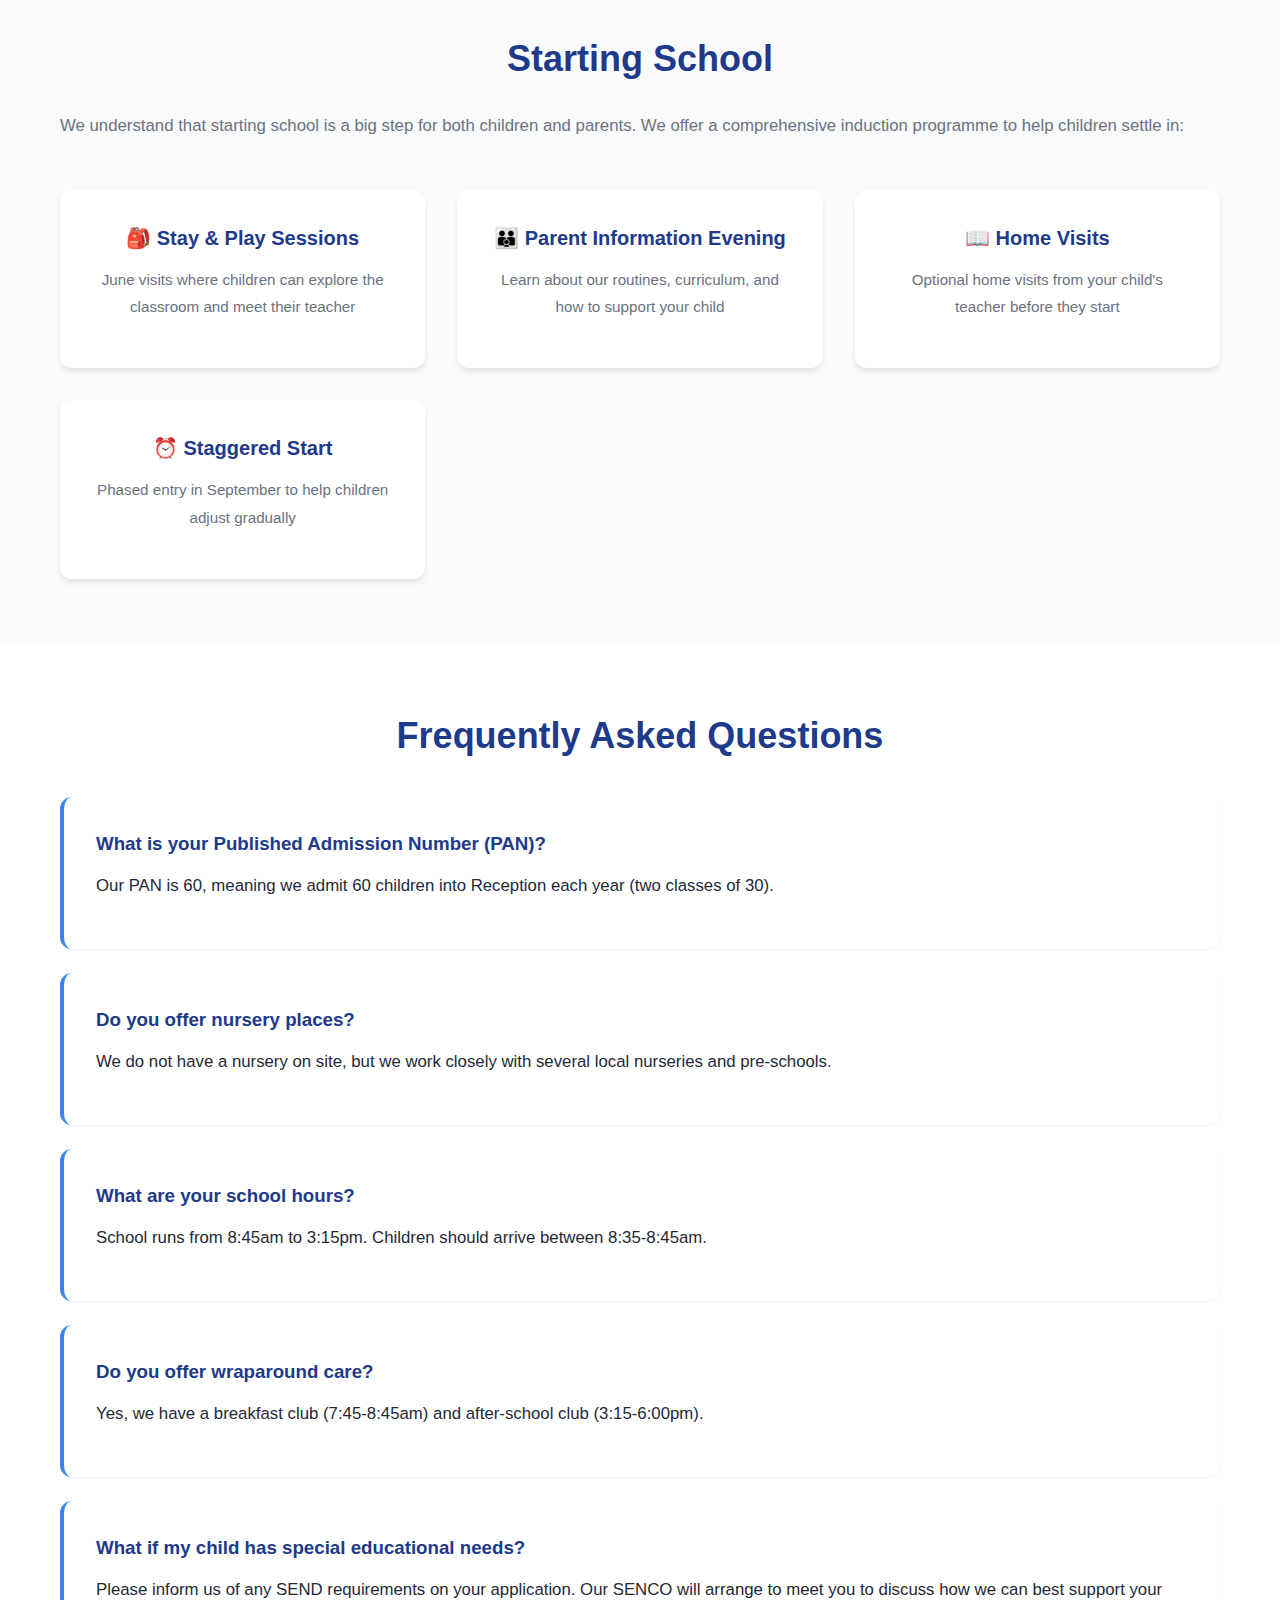
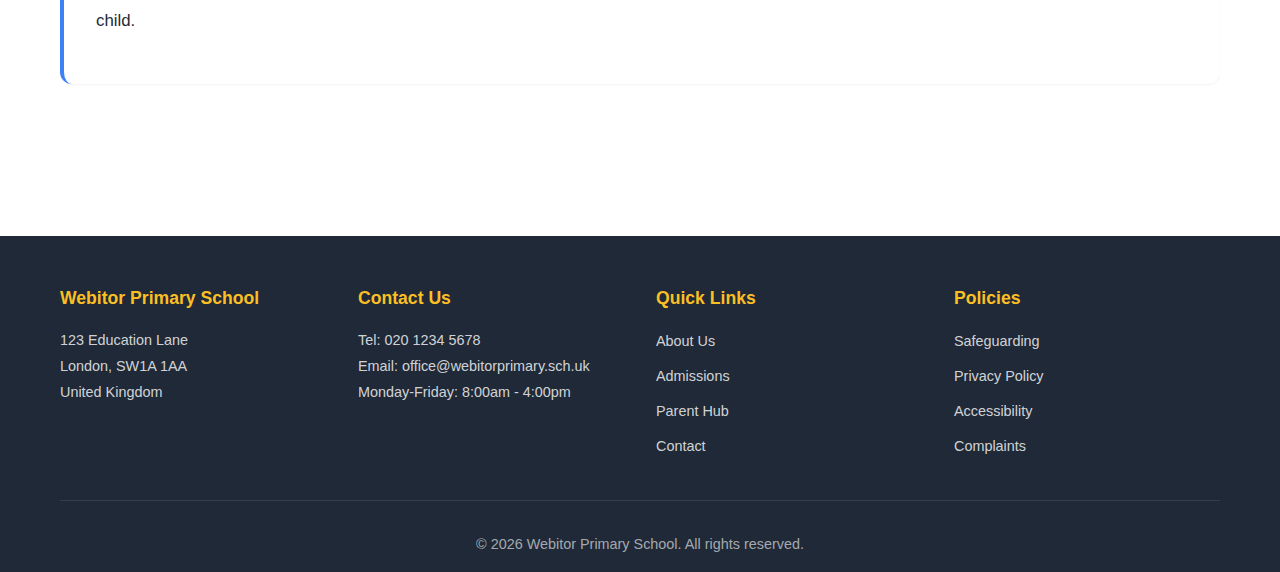
<file: docs/admissions.html>
<!DOCTYPE html>
<html lang="en">
<head>
    <meta charset="UTF-8">
    <meta name="viewport" content="width=device-width, initial-scale=1.0">
    <title>Admissions - Webitor Primary School</title>
    <link rel="stylesheet" href="css/style.css">
</head>
<body>
    <header>
        <div class="container">
            <div class="header-content">
                <div class="logo">
                    <h1 data-editable="text">Webitor Primary School</h1>
                    <p class="tagline" data-editable="text">Inspiring Young Minds</p>
                </div>
                <nav>
                    <ul>
                        <li><a href="index.html">Home</a></li>
                        <li><a href="about.html">About Us</a></li>
                        <li><a href="curriculum.html">Curriculum</a></li>
                        <li><a href="admissions.html" class="active">Admissions</a></li>
                        <li><a href="parents.html">Parents</a></li>
                        <li><a href="news.html">News</a></li>
                        <li><a href="contact.html">Contact</a></li>
                    </ul>
                </nav>
            </div>
        </div>
    </header>

    <section class="page-header">
        <div class="container">
            <h1 data-editable="text">Admissions</h1>
            <p data-editable="text">Join our thriving school community</p>
        </div>
    </section>

    <section class="content-section">
        <div class="container">
            <div class="admission-notice">
                <h2 data-editable="text">📅 Key Dates for September 2026 Reception Intake</h2>
                <ul>
                    <li><strong>Application Deadline:</strong> <span data-editable="text">15th January 2026</span></li>
                    <li><strong>Offers Sent:</strong> <span data-editable="text">16th April 2026</span></li>
                    <li><strong>Acceptance Deadline:</strong> <span data-editable="text">30th April 2026</span></li>
                </ul>
            </div>
        </div>
    </section>

    <section class="content-section alt-bg">
        <div class="container">
            <h2 data-editable="text">Applying for Reception (Age 4+)</h2>
            <p data-editable="text">Applications for Reception places must be made through your local authority. We are part of the coordinated admissions scheme.</p>

            <div class="process-steps">
                <div class="step">
                    <div class="step-number" data-editable="text">1</div>
                    <h3 data-editable="text">Visit Our School</h3>
                    <p data-editable="text">Book a tour to see our wonderful facilities and meet our staff. Tours run every Tuesday at 9:30am during term time.</p>
                </div>
                <div class="step">
                    <div class="step-number" data-editable="text">2</div>
                    <h3 data-editable="text">Complete Your Application</h3>
                    <p data-editable="text">Apply online through your local authority website by the deadline of 15th January.</p>
                </div>
                <div class="step">
                    <div class="step-number" data-editable="text">3</div>
                    <h3 data-editable="text">Receive Your Offer</h3>
                    <p data-editable="text">You will be notified of your child's school place on National Offer Day in April.</p>
                </div>
                <div class="step">
                    <div class="step-number" data-editable="text">4</div>
                    <h3 data-editable="text">Accept & Prepare</h3>
                    <p data-editable="text">Accept your place and attend our induction sessions in the summer term.</p>
                </div>
            </div>
        </div>
    </section>

    <section class="content-section">
        <div class="container">
            <h2 data-editable="text">Admissions Criteria</h2>
            <p data-editable="text">If the school is oversubscribed, places will be allocated in the following order of priority:</p>
            <ol class="criteria-list">
                <li><strong>Looked After Children:</strong> <span data-editable="text">Children in care or previously in care</span></li>
                <li><strong>Medical or Social Needs:</strong> <span data-editable="text">Children with exceptional medical or social needs evidenced by written professional recommendation</span></li>
                <li><strong>Siblings:</strong> <span data-editable="text">Children with a brother or sister already attending the school</span></li>
                <li><strong>Distance:</strong> <span data-editable="text">Children living closest to the school, measured by straight-line distance</span></li>
            </ol>

            <div class="highlight-box">
                <h3 data-editable="text">Our Catchment Area</h3>
                <p data-editable="text">In recent years, we have been able to offer places to children living within approximately 0.8 miles of the school. However, this can vary each year depending on the number of applications.</p>
            </div>
        </div>
    </section>

    <section class="content-section alt-bg">
        <div class="container">
            <h2 data-editable="text">In-Year Admissions</h2>
            <p data-editable="text">If you wish to apply for a place for your child in Years 1-6, this is known as an in-year admission. Places are only available if there is space in the relevant year group.</p>
            <p data-editable="text">To apply for an in-year place:</p>
            <ul>
                <li>Contact the school office to check availability: 020 1234 5678</li>
                <li>Complete an in-year application form (available from the school or local authority)</li>
                <li>Submit supporting documentation (proof of address, birth certificate)</li>
                <li>Arrange a visit to meet the Headteacher</li>
            </ul>
        </div>
    </section>

    <section class="content-section">
        <div class="container">
            <h2 data-editable="text">School Tours</h2>
            <div class="content-grid">
                <div class="content-text">
                    <p data-editable="text">We warmly welcome prospective parents to visit our school and see for themselves the excellent education we provide. Our tours offer the opportunity to:</p>
                    <ul>
                        <li>See our classrooms and facilities in action</li>
                        <li>Meet our Headteacher and staff</li>
                        <li>Ask questions about our curriculum and ethos</li>
                        <li>Experience the friendly atmosphere of our school</li>
                    </ul>
                    <p data-editable="text"><strong>Regular Tours:</strong> Tuesdays at 9:30am during term time<br>
                    <strong>Open Day:</strong> Saturday 25th January 2026, 10am-2pm</p>
                    <a href="contact.html" class="btn btn-primary"><span data-editable="text">Book a Tour</span></a>
                </div>
                <div class="content-image">
                    <img src="images/school-tour.jpg" alt="Parents on school tour" data-editable="image">
                </div>
            </div>
        </div>
    </section>

    <section class="content-section alt-bg">
        <div class="container">
            <h2 data-editable="text">Starting School</h2>
            <p data-editable="text">We understand that starting school is a big step for both children and parents. We offer a comprehensive induction programme to help children settle in:</p>

            <div class="features-grid">
                <div class="feature-card">
                    <h3 data-editable="text">🎒 Stay & Play Sessions</h3>
                    <p data-editable="text">June visits where children can explore the classroom and meet their teacher</p>
                </div>
                <div class="feature-card">
                    <h3 data-editable="text">👪 Parent Information Evening</h3>
                    <p data-editable="text">Learn about our routines, curriculum, and how to support your child</p>
                </div>
                <div class="feature-card">
                    <h3 data-editable="text">📖 Home Visits</h3>
                    <p data-editable="text">Optional home visits from your child's teacher before they start</p>
                </div>
                <div class="feature-card">
                    <h3 data-editable="text">⏰ Staggered Start</h3>
                    <p data-editable="text">Phased entry in September to help children adjust gradually</p>
                </div>
            </div>
        </div>
    </section>

    <section class="content-section">
        <div class="container">
            <h2 data-editable="text">Frequently Asked Questions</h2>
            <div class="faq-list">
                <div class="faq-item">
                    <h3 data-editable="text">What is your Published Admission Number (PAN)?</h3>
                    <p data-editable="text">Our PAN is 60, meaning we admit 60 children into Reception each year (two classes of 30).</p>
                </div>
                <div class="faq-item">
                    <h3 data-editable="text">Do you offer nursery places?</h3>
                    <p data-editable="text">We do not have a nursery on site, but we work closely with several local nurseries and pre-schools.</p>
                </div>
                <div class="faq-item">
                    <h3 data-editable="text">What are your school hours?</h3>
                    <p data-editable="text">School runs from 8:45am to 3:15pm. Children should arrive between 8:35-8:45am.</p>
                </div>
                <div class="faq-item">
                    <h3 data-editable="text">Do you offer wraparound care?</h3>
                    <p data-editable="text">Yes, we have a breakfast club (7:45-8:45am) and after-school club (3:15-6:00pm).</p>
                </div>
                <div class="faq-item">
                    <h3 data-editable="text">What if my child has special educational needs?</h3>
                    <p data-editable="text">Please inform us of any SEND requirements on your application. Our SENCO will arrange to meet you to discuss how we can best support your child.</p>
                </div>
            </div>
        </div>
    </section>

    <footer>
        <div class="container">
            <div class="footer-grid">
                <div class="footer-section">
                    <h4 data-editable="text">Webitor Primary School</h4>
                    <p data-editable="text">123 Education Lane<br>
                    London, SW1A 1AA<br>
                    United Kingdom</p>
                </div>
                <div class="footer-section">
                    <h4 data-editable="text">Contact Us</h4>
                    <p data-editable="text">Tel: 020 1234 5678<br>
                    Email: office@webitorprimary.sch.uk<br>
                    Monday-Friday: 8:00am - 4:00pm</p>
                </div>
                <div class="footer-section">
                    <h4 data-editable="text">Quick Links</h4>
                    <ul>
                        <li><a href="about.html">About Us</a></li>
                        <li><a href="admissions.html">Admissions</a></li>
                        <li><a href="parents.html">Parent Hub</a></li>
                        <li><a href="contact.html">Contact</a></li>
                    </ul>
                </div>
                <div class="footer-section">
                    <h4 data-editable="text">Policies</h4>
                    <ul>
                        <li><a href="#">Safeguarding</a></li>
                        <li><a href="#">Privacy Policy</a></li>
                        <li><a href="#">Accessibility</a></li>
                        <li><a href="#">Complaints</a></li>
                    </ul>
                </div>
            </div>
            <div class="footer-bottom">
                <p data-editable="text">&copy; 2026 Webitor Primary School. All rights reserved.</p>
            </div>
        </div>
    </footer>
</body>
</html>
</file>
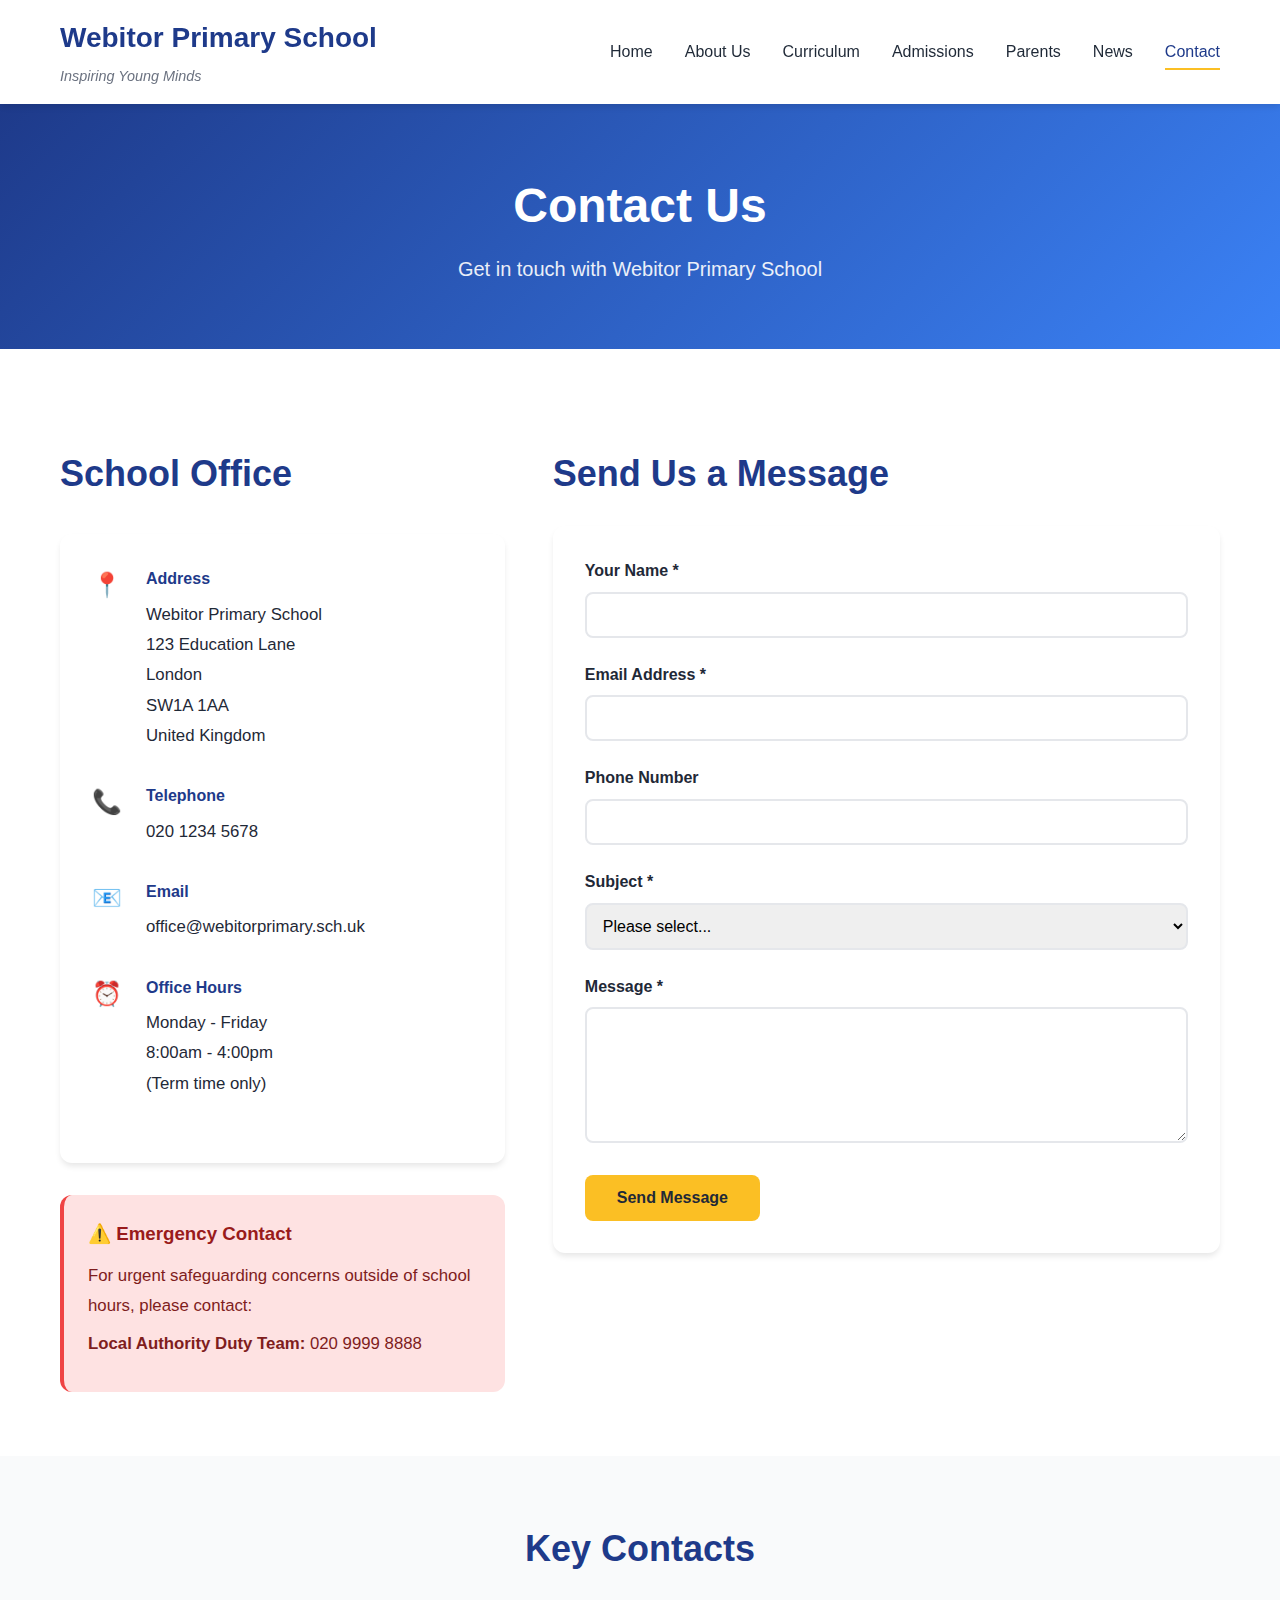
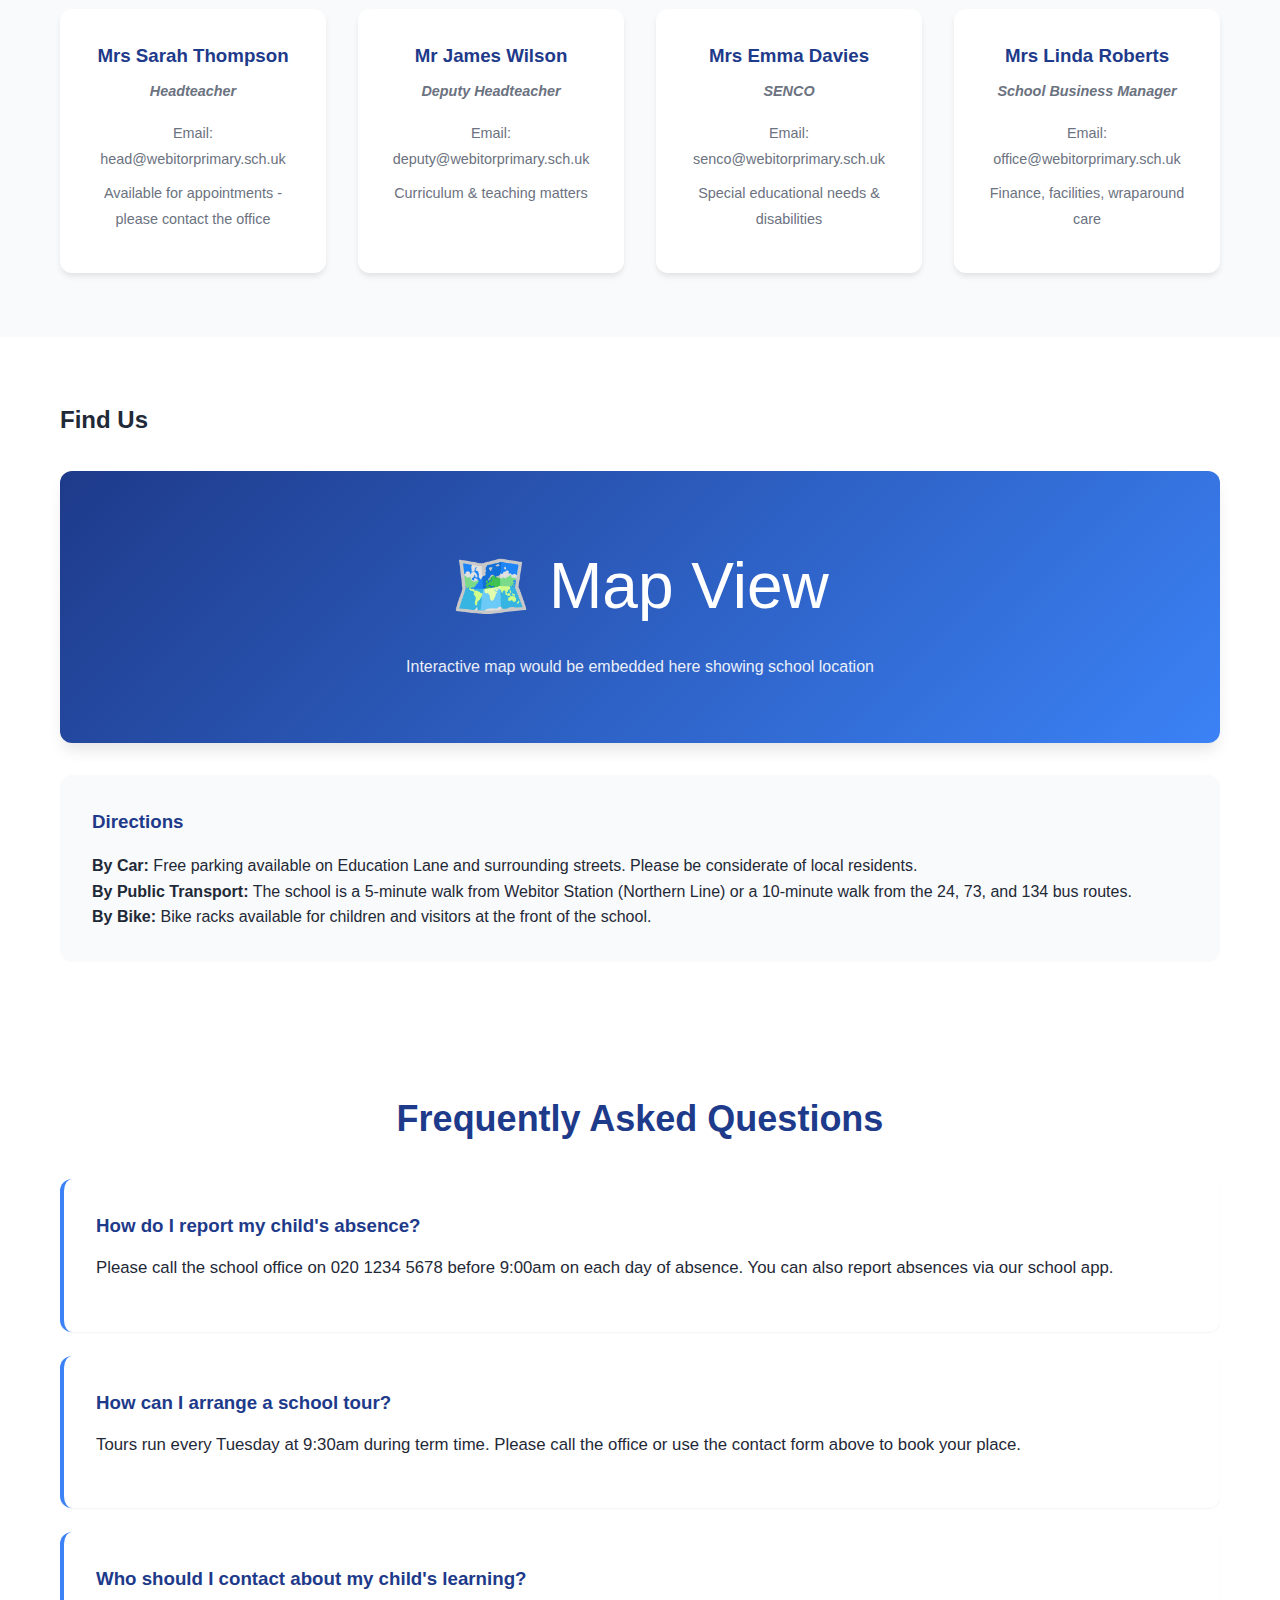
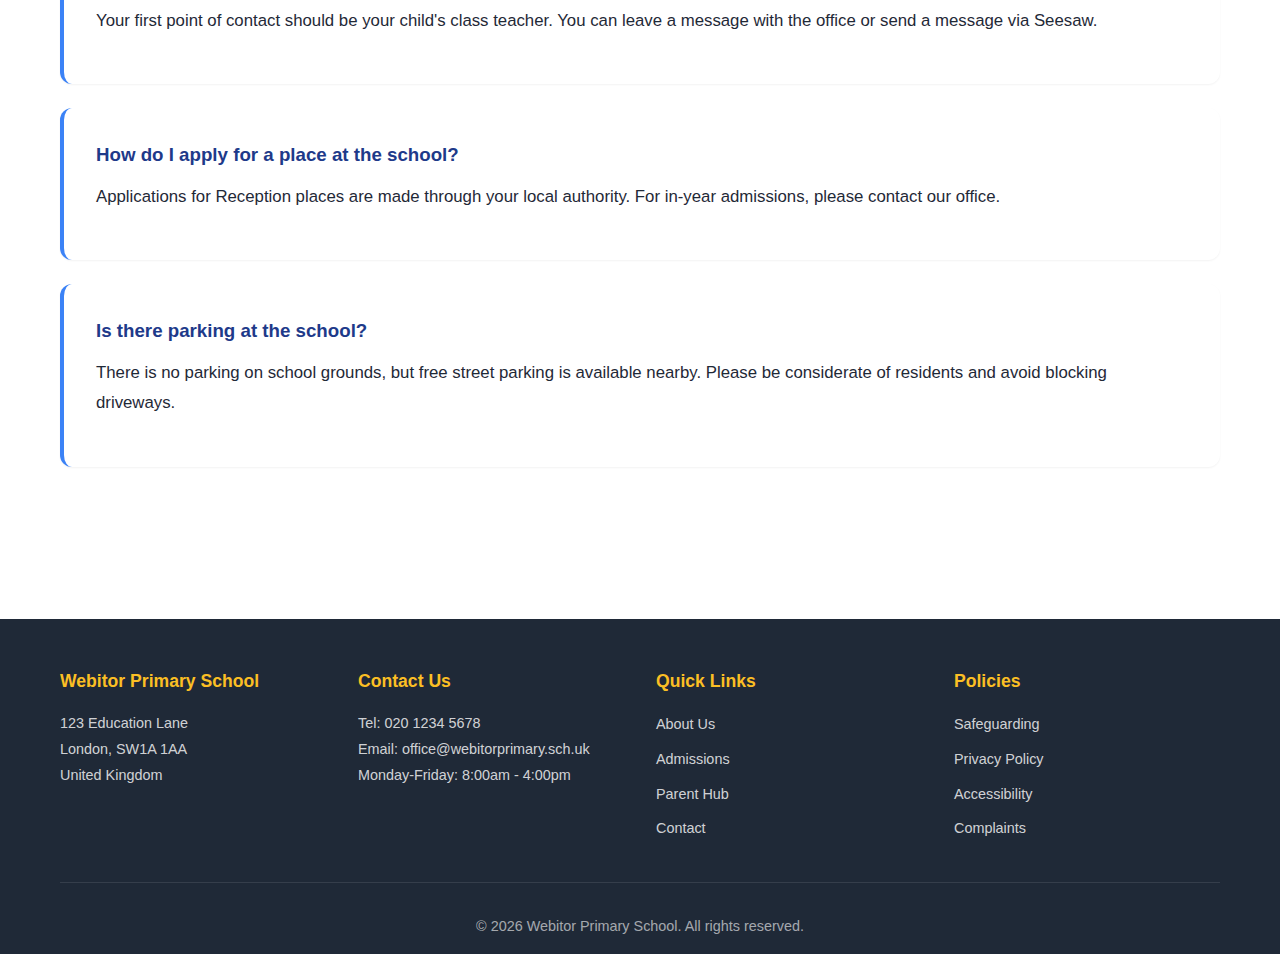
<file: docs/contact.html>
<!DOCTYPE html>
<html lang="en">
<head>
    <meta charset="UTF-8">
    <meta name="viewport" content="width=device-width, initial-scale=1.0">
    <title>Contact Us - Webitor Primary School</title>
    <link rel="stylesheet" href="css/style.css">
</head>
<body>
    <header>
        <div class="container">
            <div class="header-content">
                <div class="logo">
                    <h1 data-editable="text">Webitor Primary School</h1>
                    <p class="tagline" data-editable="text">Inspiring Young Minds</p>
                </div>
                <nav>
                    <ul>
                        <li><a href="index.html">Home</a></li>
                        <li><a href="about.html">About Us</a></li>
                        <li><a href="curriculum.html">Curriculum</a></li>
                        <li><a href="admissions.html">Admissions</a></li>
                        <li><a href="parents.html">Parents</a></li>
                        <li><a href="news.html">News</a></li>
                        <li><a href="contact.html" class="active">Contact</a></li>
                    </ul>
                </nav>
            </div>
        </div>
    </header>

    <section class="page-header">
        <div class="container">
            <h1 data-editable="text">Contact Us</h1>
            <p data-editable="text">Get in touch with Webitor Primary School</p>
        </div>
    </section>

    <section class="content-section">
        <div class="container">
            <div class="contact-grid">
                <div class="contact-info">
                    <h2 data-editable="text">School Office</h2>
                    <div class="contact-details">
                        <div class="contact-item">
                            <span class="icon">📍</span>
                            <div>
                                <strong>Address</strong>
                                <p data-editable="text">Webitor Primary School<br>
                                123 Education Lane<br>
                                London<br>
                                SW1A 1AA<br>
                                United Kingdom</p>
                            </div>
                        </div>
                        <div class="contact-item">
                            <span class="icon">📞</span>
                            <div>
                                <strong>Telephone</strong>
                                <p data-editable="text">020 1234 5678</p>
                            </div>
                        </div>
                        <div class="contact-item">
                            <span class="icon">📧</span>
                            <div>
                                <strong>Email</strong>
                                <p data-editable="text">office@webitorprimary.sch.uk</p>
                            </div>
                        </div>
                        <div class="contact-item">
                            <span class="icon">⏰</span>
                            <div>
                                <strong>Office Hours</strong>
                                <p data-editable="text">Monday - Friday<br>
                                8:00am - 4:00pm<br>
                                (Term time only)</p>
                            </div>
                        </div>
                    </div>

                    <div class="emergency-contact">
                        <h3 data-editable="text">⚠️ Emergency Contact</h3>
                        <p data-editable="text">For urgent safeguarding concerns outside of school hours, please contact:</p>
                        <p data-editable="text"><strong>Local Authority Duty Team:</strong> 020 9999 8888</p>
                    </div>
                </div>

                <div class="contact-form-section">
                    <h2 data-editable="text">Send Us a Message</h2>
                    <form class="contact-form">
                        <div class="form-group">
                            <label for="name">Your Name *</label>
                            <input type="text" id="name" name="name" required>
                        </div>
                        <div class="form-group">
                            <label for="email">Email Address *</label>
                            <input type="email" id="email" name="email" required>
                        </div>
                        <div class="form-group">
                            <label for="phone">Phone Number</label>
                            <input type="tel" id="phone" name="phone">
                        </div>
                        <div class="form-group">
                            <label for="subject">Subject *</label>
                            <select id="subject" name="subject" required>
                                <option value="">Please select...</option>
                                <option value="general">General Enquiry</option>
                                <option value="admissions">Admissions</option>
                                <option value="absence">Report an Absence</option>
                                <option value="tour">Book a School Tour</option>
                                <option value="complaint">Complaint</option>
                                <option value="other">Other</option>
                            </select>
                        </div>
                        <div class="form-group">
                            <label for="message">Message *</label>
                            <textarea id="message" name="message" rows="6" required></textarea>
                        </div>
                        <button type="submit" class="btn btn-primary"><span data-editable="text">Send Message</span></button>
                    </form>
                </div>
            </div>
        </div>
    </section>

    <section class="content-section alt-bg">
        <div class="container">
            <h2 data-editable="text">Key Contacts</h2>
            <div class="key-contacts-grid">
                <div class="contact-card">
                    <h3 data-editable="text">Mrs Sarah Thompson</h3>
                    <p class="role" data-editable="text">Headteacher</p>
                    <p data-editable="text">Email: head@webitorprimary.sch.uk</p>
                    <p data-editable="text">Available for appointments - please contact the office</p>
                </div>
                <div class="contact-card">
                    <h3 data-editable="text">Mr James Wilson</h3>
                    <p class="role" data-editable="text">Deputy Headteacher</p>
                    <p data-editable="text">Email: deputy@webitorprimary.sch.uk</p>
                    <p data-editable="text">Curriculum & teaching matters</p>
                </div>
                <div class="contact-card">
                    <h3 data-editable="text">Mrs Emma Davies</h3>
                    <p class="role" data-editable="text">SENCO</p>
                    <p data-editable="text">Email: senco@webitorprimary.sch.uk</p>
                    <p data-editable="text">Special educational needs & disabilities</p>
                </div>
                <div class="contact-card">
                    <h3 data-editable="text">Mrs Linda Roberts</h3>
                    <p class="role" data-editable="text">School Business Manager</p>
                    <p data-editable="text">Email: office@webitorprimary.sch.uk</p>
                    <p data-editable="text">Finance, facilities, wraparound care</p>
                </div>
            </div>
        </div>
    </section>

    <section class="map-section">
        <div class="container">
            <h2 data-editable="text">Find Us</h2>
            <div class="map-container">
                <div class="map-placeholder">
                    <p data-editable="text">🗺️ Map View</p>
                    <p class="map-note" data-editable="text">Interactive map would be embedded here showing school location</p>
                </div>
            </div>
            <div class="directions">
                <h3 data-editable="text">Directions</h3>
                <p data-editable="text"><strong>By Car:</strong> Free parking available on Education Lane and surrounding streets. Please be considerate of local residents.</p>
                <p data-editable="text"><strong>By Public Transport:</strong> The school is a 5-minute walk from Webitor Station (Northern Line) or a 10-minute walk from the 24, 73, and 134 bus routes.</p>
                <p data-editable="text"><strong>By Bike:</strong> Bike racks available for children and visitors at the front of the school.</p>
            </div>
        </div>
    </section>

    <section class="content-section">
        <div class="container">
            <h2 data-editable="text">Frequently Asked Questions</h2>
            <div class="faq-list">
                <div class="faq-item">
                    <h3 data-editable="text">How do I report my child's absence?</h3>
                    <p data-editable="text">Please call the school office on 020 1234 5678 before 9:00am on each day of absence. You can also report absences via our school app.</p>
                </div>
                <div class="faq-item">
                    <h3 data-editable="text">How can I arrange a school tour?</h3>
                    <p data-editable="text">Tours run every Tuesday at 9:30am during term time. Please call the office or use the contact form above to book your place.</p>
                </div>
                <div class="faq-item">
                    <h3 data-editable="text">Who should I contact about my child's learning?</h3>
                    <p data-editable="text">Your first point of contact should be your child's class teacher. You can leave a message with the office or send a message via Seesaw.</p>
                </div>
                <div class="faq-item">
                    <h3 data-editable="text">How do I apply for a place at the school?</h3>
                    <p data-editable="text">Applications for Reception places are made through your local authority. For in-year admissions, please contact our office.</p>
                </div>
                <div class="faq-item">
                    <h3 data-editable="text">Is there parking at the school?</h3>
                    <p data-editable="text">There is no parking on school grounds, but free street parking is available nearby. Please be considerate of residents and avoid blocking driveways.</p>
                </div>
            </div>
        </div>
    </section>

    <footer>
        <div class="container">
            <div class="footer-grid">
                <div class="footer-section">
                    <h4 data-editable="text">Webitor Primary School</h4>
                    <p data-editable="text">123 Education Lane<br>
                    London, SW1A 1AA<br>
                    United Kingdom</p>
                </div>
                <div class="footer-section">
                    <h4 data-editable="text">Contact Us</h4>
                    <p data-editable="text">Tel: 020 1234 5678<br>
                    Email: office@webitorprimary.sch.uk<br>
                    Monday-Friday: 8:00am - 4:00pm</p>
                </div>
                <div class="footer-section">
                    <h4 data-editable="text">Quick Links</h4>
                    <ul>
                        <li><a href="about.html">About Us</a></li>
                        <li><a href="admissions.html">Admissions</a></li>
                        <li><a href="parents.html">Parent Hub</a></li>
                        <li><a href="contact.html">Contact</a></li>
                    </ul>
                </div>
                <div class="footer-section">
                    <h4 data-editable="text">Policies</h4>
                    <ul>
                        <li><a href="#">Safeguarding</a></li>
                        <li><a href="#">Privacy Policy</a></li>
                        <li><a href="#">Accessibility</a></li>
                        <li><a href="#">Complaints</a></li>
                    </ul>
                </div>
            </div>
            <div class="footer-bottom">
                <p data-editable="text">&copy; 2026 Webitor Primary School. All rights reserved.</p>
            </div>
        </div>
    </footer>
</body>
</html>
</file>
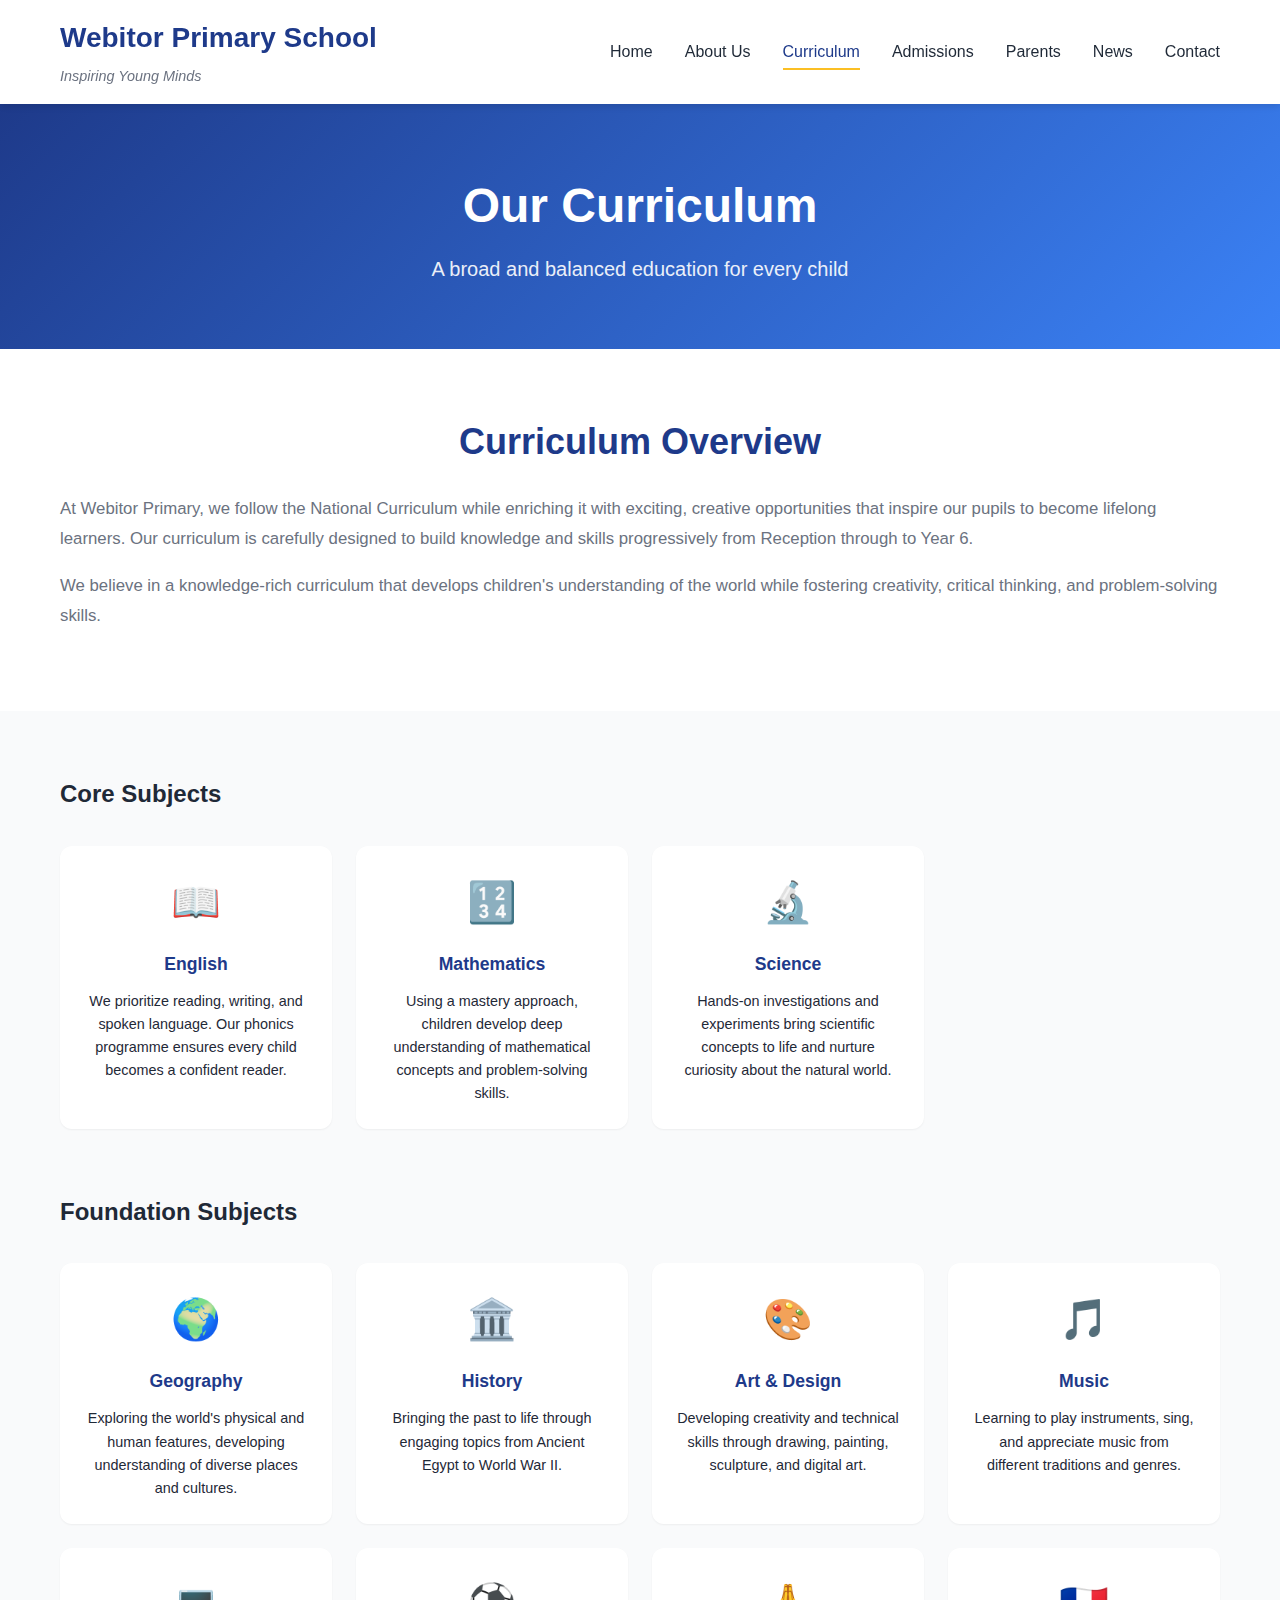
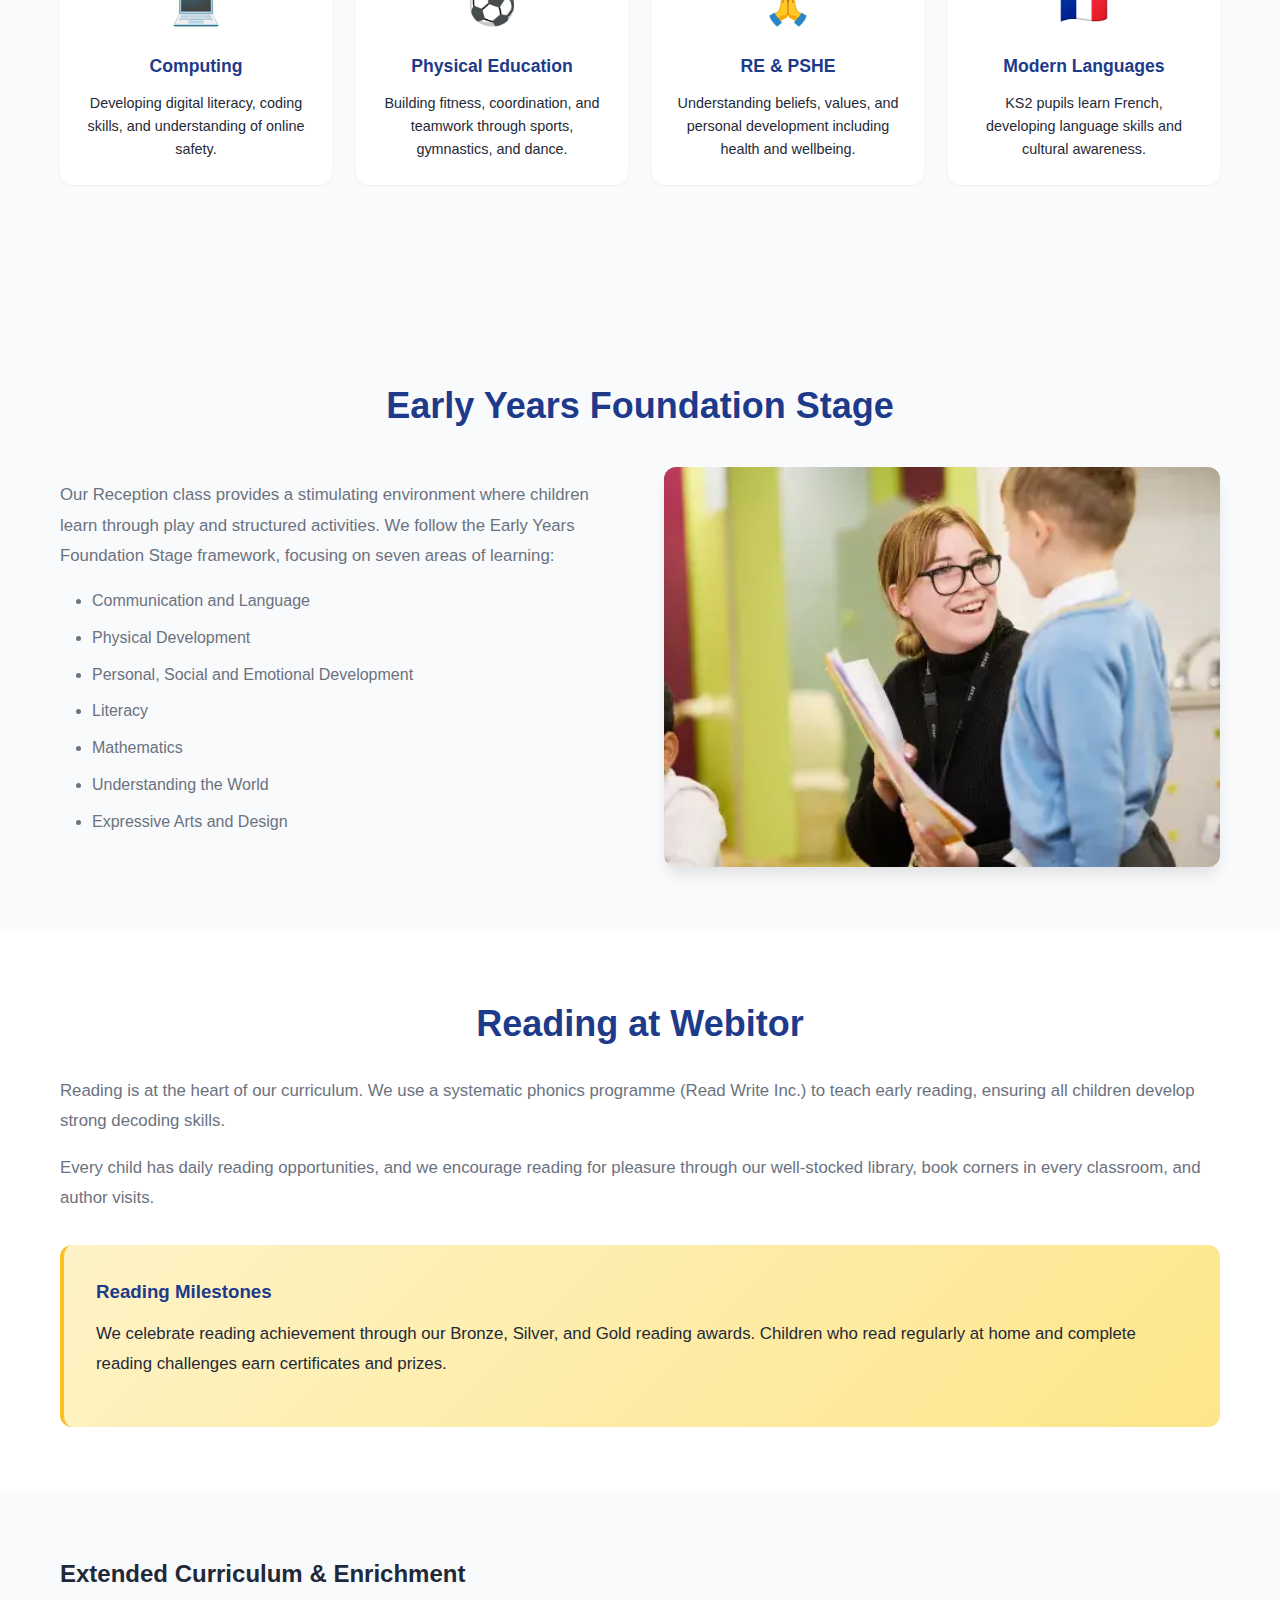
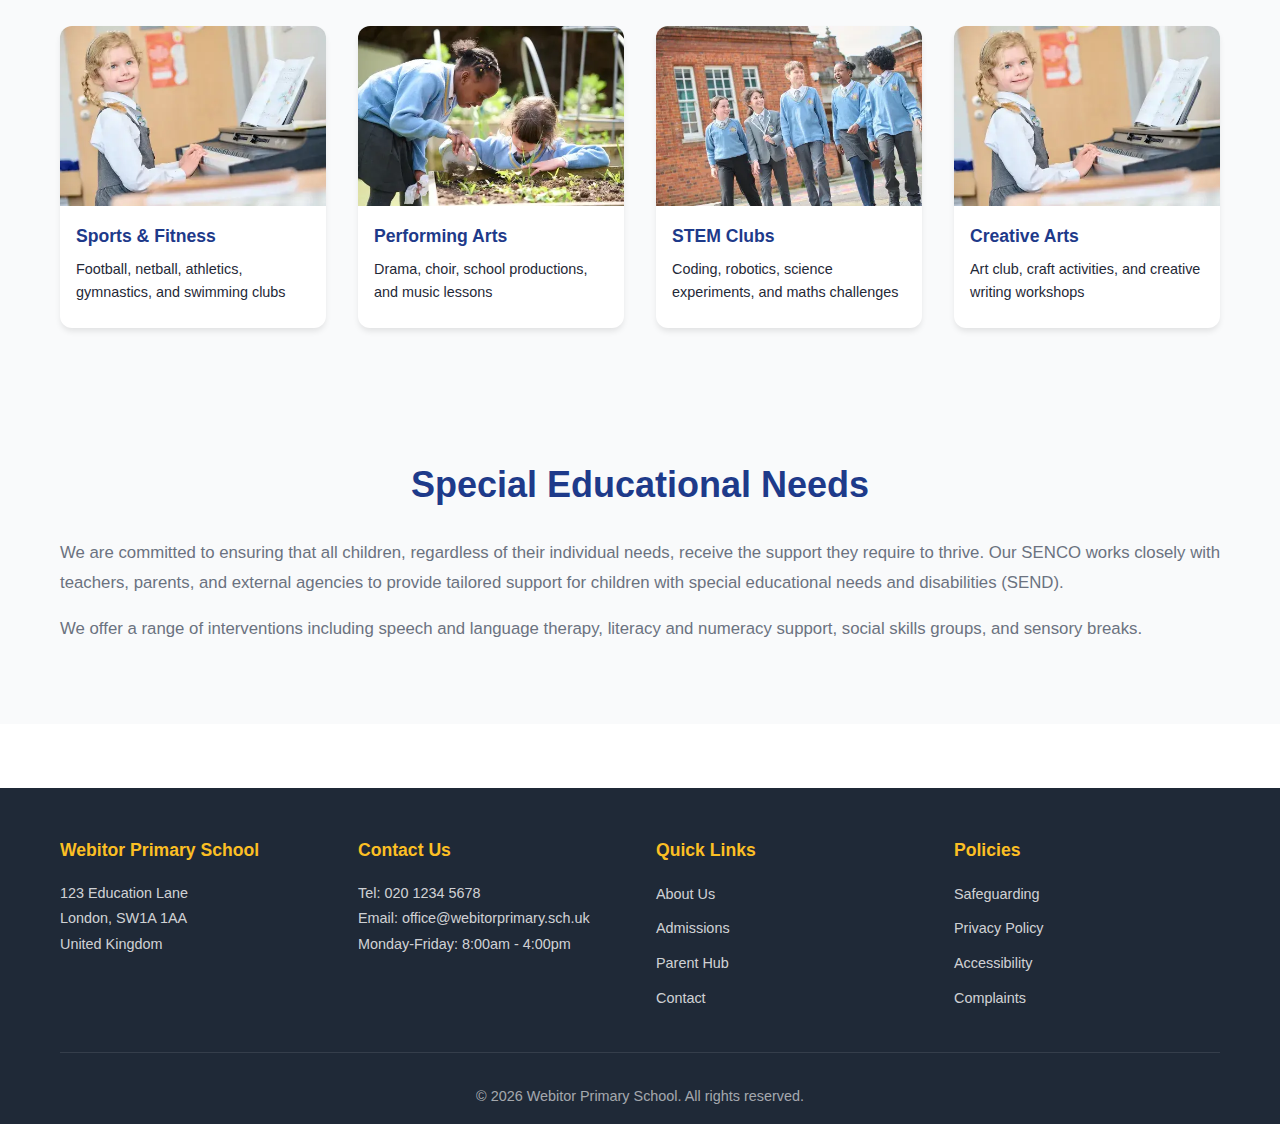
<file: docs/curriculum.html>
<!DOCTYPE html>
<html lang="en">
<head>
    <meta charset="UTF-8">
    <meta name="viewport" content="width=device-width, initial-scale=1.0">
    <title>Curriculum - Webitor Primary School</title>
    <link rel="stylesheet" href="css/style.css">
</head>
<body>
    <header>
        <div class="container">
            <div class="header-content">
                <div class="logo">
                    <h1 data-editable="text">Webitor Primary School</h1>
                    <p class="tagline" data-editable="text">Inspiring Young Minds</p>
                </div>
                <nav>
                    <ul>
                        <li><a href="index.html">Home</a></li>
                        <li><a href="about.html">About Us</a></li>
                        <li><a href="curriculum.html" class="active">Curriculum</a></li>
                        <li><a href="admissions.html">Admissions</a></li>
                        <li><a href="parents.html">Parents</a></li>
                        <li><a href="news.html">News</a></li>
                        <li><a href="contact.html">Contact</a></li>
                    </ul>
                </nav>
            </div>
        </div>
    </header>

    <section class="page-header">
        <div class="container">
            <h1 data-editable="text">Our Curriculum</h1>
            <p data-editable="text">A broad and balanced education for every child</p>
        </div>
    </section>

    <section class="content-section">
        <div class="container">
            <h2 data-editable="text">Curriculum Overview</h2>
            <p data-editable="text">At Webitor Primary, we follow the National Curriculum while enriching it with exciting, creative opportunities that inspire our pupils to become lifelong learners. Our curriculum is carefully designed to build knowledge and skills progressively from Reception through to Year 6.</p>
            <p data-editable="text">We believe in a knowledge-rich curriculum that develops children's understanding of the world while fostering creativity, critical thinking, and problem-solving skills.</p>
        </div>
    </section>

    <section class="subjects-section">
        <div class="container">
            <h2 data-editable="text">Core Subjects</h2>
            <div class="subjects-grid">
                <div class="subject-card">
                    <div class="subject-icon">📖</div>
                    <h3 data-editable="text">English</h3>
                    <p data-editable="text">We prioritize reading, writing, and spoken language. Our phonics programme ensures every child becomes a confident reader.</p>
                </div>
                <div class="subject-card">
                    <div class="subject-icon">🔢</div>
                    <h3 data-editable="text">Mathematics</h3>
                    <p data-editable="text">Using a mastery approach, children develop deep understanding of mathematical concepts and problem-solving skills.</p>
                </div>
                <div class="subject-card">
                    <div class="subject-icon">🔬</div>
                    <h3 data-editable="text">Science</h3>
                    <p data-editable="text">Hands-on investigations and experiments bring scientific concepts to life and nurture curiosity about the natural world.</p>
                </div>
            </div>

            <h2 data-editable="text">Foundation Subjects</h2>
            <div class="subjects-grid">
                <div class="subject-card">
                    <div class="subject-icon">🌍</div>
                    <h3 data-editable="text">Geography</h3>
                    <p data-editable="text">Exploring the world's physical and human features, developing understanding of diverse places and cultures.</p>
                </div>
                <div class="subject-card">
                    <div class="subject-icon">🏛️</div>
                    <h3 data-editable="text">History</h3>
                    <p data-editable="text">Bringing the past to life through engaging topics from Ancient Egypt to World War II.</p>
                </div>
                <div class="subject-card">
                    <div class="subject-icon">🎨</div>
                    <h3 data-editable="text">Art & Design</h3>
                    <p data-editable="text">Developing creativity and technical skills through drawing, painting, sculpture, and digital art.</p>
                </div>
                <div class="subject-card">
                    <div class="subject-icon">🎵</div>
                    <h3 data-editable="text">Music</h3>
                    <p data-editable="text">Learning to play instruments, sing, and appreciate music from different traditions and genres.</p>
                </div>
                <div class="subject-card">
                    <div class="subject-icon">💻</div>
                    <h3 data-editable="text">Computing</h3>
                    <p data-editable="text">Developing digital literacy, coding skills, and understanding of online safety.</p>
                </div>
                <div class="subject-card">
                    <div class="subject-icon">⚽</div>
                    <h3 data-editable="text">Physical Education</h3>
                    <p data-editable="text">Building fitness, coordination, and teamwork through sports, gymnastics, and dance.</p>
                </div>
                <div class="subject-card">
                    <div class="subject-icon">🙏</div>
                    <h3 data-editable="text">RE & PSHE</h3>
                    <p data-editable="text">Understanding beliefs, values, and personal development including health and wellbeing.</p>
                </div>
                <div class="subject-card">
                    <div class="subject-icon">🇫🇷</div>
                    <h3 data-editable="text">Modern Languages</h3>
                    <p data-editable="text">KS2 pupils learn French, developing language skills and cultural awareness.</p>
                </div>
            </div>
        </div>
    </section>

    <section class="content-section alt-bg">
        <div class="container">
            <h2 data-editable="text">Early Years Foundation Stage</h2>
            <div class="content-grid">
                <div class="content-text">
                    <p data-editable="text">Our Reception class provides a stimulating environment where children learn through play and structured activities. We follow the Early Years Foundation Stage framework, focusing on seven areas of learning:</p>
                    <ul>
                        <li>Communication and Language</li>
                        <li>Physical Development</li>
                        <li>Personal, Social and Emotional Development</li>
                        <li>Literacy</li>
                        <li>Mathematics</li>
                        <li>Understanding the World</li>
                        <li>Expressive Arts and Design</li>
                    </ul>
                </div>
                <div class="content-image">
                    <img src="images/eyfs-learning.jpg" alt="Early years children learning" data-editable="image">
                </div>
            </div>
        </div>
    </section>

    <section class="content-section">
        <div class="container">
            <h2 data-editable="text">Reading at Webitor</h2>
            <p data-editable="text">Reading is at the heart of our curriculum. We use a systematic phonics programme (Read Write Inc.) to teach early reading, ensuring all children develop strong decoding skills.</p>
            <p data-editable="text">Every child has daily reading opportunities, and we encourage reading for pleasure through our well-stocked library, book corners in every classroom, and author visits.</p>
            <div class="highlight-box">
                <h3 data-editable="text">Reading Milestones</h3>
                <p data-editable="text">We celebrate reading achievement through our Bronze, Silver, and Gold reading awards. Children who read regularly at home and complete reading challenges earn certificates and prizes.</p>
            </div>
        </div>
    </section>

    <section class="enrichment-section">
        <div class="container">
            <h2 data-editable="text">Extended Curriculum & Enrichment</h2>
            <div class="enrichment-grid">
                <div class="enrichment-card">
                    <img src="images/sports-club.jpg" alt="Sports activities" data-editable="image">
                    <h3 data-editable="text">Sports & Fitness</h3>
                    <p data-editable="text">Football, netball, athletics, gymnastics, and swimming clubs</p>
                </div>
                <div class="enrichment-card">
                    <img src="images/drama-club.jpg" alt="Drama performance" data-editable="image">
                    <h3 data-editable="text">Performing Arts</h3>
                    <p data-editable="text">Drama, choir, school productions, and music lessons</p>
                </div>
                <div class="enrichment-card">
                    <img src="images/coding-club.jpg" alt="Children coding" data-editable="image">
                    <h3 data-editable="text">STEM Clubs</h3>
                    <p data-editable="text">Coding, robotics, science experiments, and maths challenges</p>
                </div>
                <div class="enrichment-card">
                    <img src="images/art-club.jpg" alt="Art activities" data-editable="image">
                    <h3 data-editable="text">Creative Arts</h3>
                    <p data-editable="text">Art club, craft activities, and creative writing workshops</p>
                </div>
            </div>
        </div>
    </section>

    <section class="content-section alt-bg">
        <div class="container">
            <h2 data-editable="text">Special Educational Needs</h2>
            <p data-editable="text">We are committed to ensuring that all children, regardless of their individual needs, receive the support they require to thrive. Our SENCO works closely with teachers, parents, and external agencies to provide tailored support for children with special educational needs and disabilities (SEND).</p>
            <p data-editable="text">We offer a range of interventions including speech and language therapy, literacy and numeracy support, social skills groups, and sensory breaks.</p>
        </div>
    </section>

    <footer>
        <div class="container">
            <div class="footer-grid">
                <div class="footer-section">
                    <h4 data-editable="text">Webitor Primary School</h4>
                    <p data-editable="text">123 Education Lane<br>
                    London, SW1A 1AA<br>
                    United Kingdom</p>
                </div>
                <div class="footer-section">
                    <h4 data-editable="text">Contact Us</h4>
                    <p data-editable="text">Tel: 020 1234 5678<br>
                    Email: office@webitorprimary.sch.uk<br>
                    Monday-Friday: 8:00am - 4:00pm</p>
                </div>
                <div class="footer-section">
                    <h4 data-editable="text">Quick Links</h4>
                    <ul>
                        <li><a href="about.html">About Us</a></li>
                        <li><a href="admissions.html">Admissions</a></li>
                        <li><a href="parents.html">Parent Hub</a></li>
                        <li><a href="contact.html">Contact</a></li>
                    </ul>
                </div>
                <div class="footer-section">
                    <h4 data-editable="text">Policies</h4>
                    <ul>
                        <li><a href="#">Safeguarding</a></li>
                        <li><a href="#">Privacy Policy</a></li>
                        <li><a href="#">Accessibility</a></li>
                        <li><a href="#">Complaints</a></li>
                    </ul>
                </div>
            </div>
            <div class="footer-bottom">
                <p data-editable="text">&copy; 2026 Webitor Primary School. All rights reserved.</p>
            </div>
        </div>
    </footer>
</body>
</html>
</file>
<file: css/style.css>
/* ===================================
   Webitor Primary School - Styles
   =================================== */

/* Reset & Base Styles */
* {
    margin: 0;
    padding: 0;
    box-sizing: border-box;
}

:root {
    --primary-color: #1e3a8a;
    --secondary-color: #3b82f6;
    --accent-color: #fbbf24;
    --success-color: #10b981;
    --text-dark: #1f2937;
    --text-light: #6b7280;
    --bg-light: #f9fafb;
    --bg-white: #ffffff;
    --border-color: #e5e7eb;
    --shadow-sm: 0 1px 2px 0 rgba(0, 0, 0, 0.05);
    --shadow-md: 0 4px 6px -1px rgba(0, 0, 0, 0.1);
    --shadow-lg: 0 10px 15px -3px rgba(0, 0, 0, 0.1);
}

body {
    font-family: -apple-system, BlinkMacSystemFont, 'Segoe UI', 'Roboto', 'Oxygen', 'Ubuntu', 'Cantarell', 'Fira Sans', 'Droid Sans', 'Helvetica Neue', sans-serif;
    line-height: 1.6;
    color: var(--text-dark);
    background-color: var(--bg-white);
}

.container {
    max-width: 1200px;
    margin: 0 auto;
    padding: 0 20px;
}

img {
    max-width: 100%;
    height: auto;
    display: block;
}

a {
    text-decoration: none;
    color: var(--primary-color);
    transition: color 0.3s ease;
}

a:hover {
    color: var(--secondary-color);
}

/* ===================================
   Header & Navigation
   =================================== */

header {
    background-color: var(--bg-white);
    box-shadow: var(--shadow-md);
    position: sticky;
    top: 0;
    z-index: 1000;
}

.header-content {
    display: flex;
    justify-content: space-between;
    align-items: center;
    padding: 1rem 0;
}

.logo h1 {
    color: var(--primary-color);
    font-size: 1.75rem;
    font-weight: 700;
    margin-bottom: 0.25rem;
}

.tagline {
    color: var(--text-light);
    font-size: 0.9rem;
    font-style: italic;
}

nav ul {
    display: flex;
    list-style: none;
    gap: 2rem;
}

nav a {
    color: var(--text-dark);
    font-weight: 500;
    padding: 0.5rem 0;
    border-bottom: 2px solid transparent;
    transition: all 0.3s ease;
}

nav a:hover,
nav a.active {
    color: var(--primary-color);
    border-bottom-color: var(--accent-color);
}

/* ===================================
   Hero Section
   =================================== */

.hero {
    background: linear-gradient(135deg, var(--primary-color) 0%, var(--secondary-color) 100%);
    color: var(--bg-white);
    padding: 6rem 0;
    text-align: center;
    position: relative;
    overflow: hidden;
}

.hero::before {
    content: '';
    position: absolute;
    top: 0;
    left: 0;
    right: 0;
    bottom: 0;
    background-image: url('../images/hero-pattern.svg');
    opacity: 0.1;
}

.hero-content {
    position: relative;
    z-index: 1;
    max-width: 800px;
    margin: 0 auto;
    padding: 0 20px;
}

.hero h2 {
    font-size: 3rem;
    font-weight: 700;
    margin-bottom: 1rem;
    text-shadow: 2px 2px 4px rgba(0, 0, 0, 0.2);
}

.hero p {
    font-size: 1.5rem;
    margin-bottom: 2rem;
    opacity: 0.95;
}

/* ===================================
   Buttons
   =================================== */

.btn {
    display: inline-block;
    padding: 0.875rem 2rem;
    border-radius: 0.5rem;
    font-weight: 600;
    text-align: center;
    transition: all 0.3s ease;
    cursor: pointer;
    border: none;
    font-size: 1rem;
}

.btn-primary {
    background-color: var(--accent-color);
    color: var(--text-dark);
}

.btn-primary:hover {
    background-color: #f59e0b;
    transform: translateY(-2px);
    box-shadow: var(--shadow-lg);
}

.btn-secondary {
    background-color: var(--primary-color);
    color: var(--bg-white);
}

.btn-secondary:hover {
    background-color: var(--secondary-color);
    transform: translateY(-2px);
    box-shadow: var(--shadow-lg);
}

.center-btn {
    text-align: center;
    margin-top: 2rem;
}

/* ===================================
   Announcements
   =================================== */

.announcements {
    background-color: #fef3c7;
    border-bottom: 2px solid var(--accent-color);
}

.announcement-bar {
    padding: 1rem;
    text-align: center;
    font-size: 0.95rem;
}

.announcement-label {
    font-weight: 700;
    color: var(--primary-color);
    margin-right: 0.5rem;
}

/* ===================================
   Content Sections
   =================================== */

.content-section {
    padding: 4rem 0;
}

.content-section.alt-bg {
    background-color: var(--bg-light);
}

.content-section h2 {
    font-size: 2.25rem;
    color: var(--primary-color);
    margin-bottom: 1.5rem;
    text-align: center;
}

.content-section p {
    color: var(--text-light);
    margin-bottom: 1rem;
    font-size: 1.05rem;
    line-height: 1.8;
}

.content-section ul,
.content-section ol {
    color: var(--text-light);
    margin-left: 2rem;
    margin-bottom: 1rem;
}

.content-section li {
    margin-bottom: 0.5rem;
    line-height: 1.8;
}

/* ===================================
   Content Grid
   =================================== */

.content-grid {
    display: grid;
    grid-template-columns: 1fr 1fr;
    gap: 3rem;
    align-items: center;
    margin-top: 2rem;
}

.content-text {
    text-align: left;
}

.content-text h2 {
    text-align: left;
    margin-bottom: 1.5rem;
}

.content-image img {
    border-radius: 0.75rem;
    box-shadow: var(--shadow-lg);
    width: 100%;
    height: 400px;
    object-fit: cover;
}

.signature {
    font-style: italic;
    color: var(--text-dark);
    margin-top: 2rem;
    font-weight: 600;
}

.title {
    font-size: 0.9rem;
    color: var(--text-light);
    font-weight: 400;
}

/* ===================================
   Welcome Section
   =================================== */

.welcome-section {
    padding: 5rem 0;
    background-color: var(--bg-white);
}

/* ===================================
   Features Grid
   =================================== */

.features {
    padding: 5rem 0;
    background-color: var(--bg-light);
}

.features-grid {
    display: grid;
    grid-template-columns: repeat(3, 1fr);
    gap: 2rem;
    margin-top: 3rem;
}

.feature-card {
    background: var(--bg-white);
    padding: 2rem;
    border-radius: 0.75rem;
    box-shadow: var(--shadow-md);
    text-align: center;
    transition: transform 0.3s ease, box-shadow 0.3s ease;
}

.feature-card:hover {
    transform: translateY(-5px);
    box-shadow: var(--shadow-lg);
}

.feature-icon {
    font-size: 3rem;
    margin-bottom: 1rem;
}

.feature-card h3 {
    color: var(--primary-color);
    margin-bottom: 0.75rem;
    font-size: 1.25rem;
}

.feature-card p {
    color: var(--text-light);
    font-size: 0.95rem;
}

/* ===================================
   Quick Links
   =================================== */

.quick-links {
    padding: 4rem 0;
    background-color: var(--bg-white);
}

.quick-links-grid {
    display: grid;
    grid-template-columns: repeat(3, 1fr);
    gap: 2rem;
    margin-top: 2rem;
}

.quick-link-card {
    background: linear-gradient(135deg, var(--primary-color), var(--secondary-color));
    color: var(--bg-white);
    padding: 2.5rem;
    border-radius: 0.75rem;
    transition: transform 0.3s ease, box-shadow 0.3s ease;
    position: relative;
    overflow: hidden;
}

.quick-link-card::before {
    content: '';
    position: absolute;
    top: 0;
    right: 0;
    width: 100px;
    height: 100px;
    background: rgba(255, 255, 255, 0.1);
    border-radius: 50%;
    transform: translate(50%, -50%);
}

.quick-link-card:hover {
    transform: translateY(-5px);
    box-shadow: var(--shadow-lg);
}

.quick-link-card h3 {
    margin-bottom: 0.75rem;
    font-size: 1.5rem;
}

.quick-link-card p {
    color: rgba(255, 255, 255, 0.9);
    margin-bottom: 1rem;
}

.arrow {
    font-size: 1.5rem;
    font-weight: 700;
}

/* ===================================
   News Preview & Grid
   =================================== */

.news-preview {
    padding: 5rem 0;
    background-color: var(--bg-light);
}

.news-grid {
    display: grid;
    grid-template-columns: repeat(3, 1fr);
    gap: 2rem;
    margin-top: 3rem;
}

.news-card {
    background: var(--bg-white);
    border-radius: 0.75rem;
    overflow: hidden;
    box-shadow: var(--shadow-md);
    transition: transform 0.3s ease, box-shadow 0.3s ease;
}

.news-card:hover {
    transform: translateY(-5px);
    box-shadow: var(--shadow-lg);
}

.news-card img {
    width: 100%;
    height: 200px;
    object-fit: cover;
}

.news-content {
    padding: 1.5rem;
}

.date {
    display: inline-block;
    color: var(--text-light);
    font-size: 0.85rem;
    margin-bottom: 0.5rem;
}

.news-content h3 {
    color: var(--primary-color);
    margin-bottom: 0.75rem;
    font-size: 1.15rem;
}

.news-content p {
    color: var(--text-light);
    font-size: 0.95rem;
    margin-bottom: 1rem;
}

.news-content a {
    color: var(--secondary-color);
    font-weight: 600;
    font-size: 0.9rem;
}

/* ===================================
   Page Header
   =================================== */

.page-header {
    background: linear-gradient(135deg, var(--primary-color) 0%, var(--secondary-color) 100%);
    color: var(--bg-white);
    padding: 4rem 0;
    text-align: center;
}

.page-header h1 {
    font-size: 3rem;
    margin-bottom: 0.5rem;
}

.page-header p {
    font-size: 1.25rem;
    opacity: 0.9;
}

/* ===================================
   Values & Stats
   =================================== */

.values-section {
    padding: 4rem 0;
}

.values-grid {
    display: grid;
    grid-template-columns: repeat(2, 1fr);
    gap: 2rem;
    margin-top: 2rem;
}

.value-card {
    background: var(--bg-white);
    padding: 2rem;
    border-left: 4px solid var(--accent-color);
    box-shadow: var(--shadow-sm);
    border-radius: 0.5rem;
}

.value-card h3 {
    color: var(--primary-color);
    margin-bottom: 0.75rem;
    font-size: 1.5rem;
}

.stats-section {
    padding: 4rem 0;
    background: linear-gradient(135deg, var(--primary-color) 0%, var(--secondary-color) 100%);
}

.stats-grid {
    display: grid;
    grid-template-columns: repeat(4, 1fr);
    gap: 2rem;
}

.stat-card {
    text-align: center;
    color: var(--bg-white);
}

.stat-number {
    font-size: 3rem;
    font-weight: 700;
    margin-bottom: 0.5rem;
}

.stat-label {
    font-size: 1rem;
    opacity: 0.9;
}

/* ===================================
   Staff Grid
   =================================== */

.staff-grid {
    display: grid;
    grid-template-columns: repeat(3, 1fr);
    gap: 2rem;
    margin-top: 2rem;
}

.staff-card {
    background: var(--bg-white);
    padding: 2rem;
    border-radius: 0.75rem;
    box-shadow: var(--shadow-md);
    text-align: center;
}

.staff-image {
    width: 150px;
    height: 150px;
    margin: 0 auto 1.5rem;
    border-radius: 50%;
    overflow: hidden;
    border: 4px solid var(--accent-color);
}

.staff-image img {
    width: 100%;
    height: 100%;
    object-fit: cover;
}

.staff-card h3 {
    color: var(--primary-color);
    margin-bottom: 0.5rem;
}

.staff-role {
    color: var(--text-light);
    font-weight: 600;
    margin-bottom: 1rem;
}

/* ===================================
   Subjects
   =================================== */

.subjects-section {
    padding: 4rem 0;
    background-color: var(--bg-light);
}

.subjects-grid {
    display: grid;
    grid-template-columns: repeat(4, 1fr);
    gap: 1.5rem;
    margin: 2rem 0 4rem;
}

.subject-card {
    background: var(--bg-white);
    padding: 1.5rem;
    border-radius: 0.75rem;
    box-shadow: var(--shadow-sm);
    text-align: center;
    transition: all 0.3s ease;
}

.subject-card:hover {
    transform: translateY(-3px);
    box-shadow: var(--shadow-md);
}

.subject-icon {
    font-size: 2.5rem;
    margin-bottom: 1rem;
}

.subject-card h3 {
    color: var(--primary-color);
    margin-bottom: 0.75rem;
    font-size: 1.1rem;
}

.subject-card p {
    font-size: 0.9rem;
}

/* ===================================
   Highlight Box
   =================================== */

.highlight-box {
    background: linear-gradient(135deg, #fef3c7 0%, #fde68a 100%);
    padding: 2rem;
    border-radius: 0.75rem;
    border-left: 4px solid var(--accent-color);
    margin-top: 2rem;
}

.highlight-box h3 {
    color: var(--primary-color);
    margin-bottom: 0.75rem;
}

.highlight-box p {
    color: var(--text-dark);
}

/* ===================================
   Enrichment
   =================================== */

.enrichment-section {
    padding: 4rem 0;
    background-color: var(--bg-light);
}

.enrichment-grid {
    display: grid;
    grid-template-columns: repeat(4, 1fr);
    gap: 2rem;
    margin-top: 2rem;
}

.enrichment-card {
    background: var(--bg-white);
    border-radius: 0.75rem;
    overflow: hidden;
    box-shadow: var(--shadow-md);
    transition: transform 0.3s ease;
}

.enrichment-card:hover {
    transform: translateY(-5px);
}

.enrichment-card img {
    width: 100%;
    height: 180px;
    object-fit: cover;
}

.enrichment-card h3 {
    color: var(--primary-color);
    padding: 1rem 1rem 0.5rem;
    font-size: 1.1rem;
}

.enrichment-card p {
    padding: 0 1rem 1.5rem;
    font-size: 0.9rem;
}

/* ===================================
   Admissions
   =================================== */

.admission-notice {
    background: linear-gradient(135deg, var(--primary-color) 0%, var(--secondary-color) 100%);
    color: var(--bg-white);
    padding: 2rem;
    border-radius: 0.75rem;
    margin-bottom: 2rem;
}

.admission-notice h2 {
    color: var(--bg-white);
    text-align: left;
    margin-bottom: 1rem;
}

.admission-notice ul {
    list-style: none;
    margin-left: 0;
}

.admission-notice li {
    margin-bottom: 0.75rem;
    padding-left: 1.5rem;
    position: relative;
}

.admission-notice li::before {
    content: '✓';
    position: absolute;
    left: 0;
    font-weight: 700;
    color: var(--accent-color);
}

.process-steps {
    display: grid;
    grid-template-columns: repeat(4, 1fr);
    gap: 2rem;
    margin-top: 2rem;
}

.step {
    text-align: center;
}

.step-number {
    width: 60px;
    height: 60px;
    background: var(--accent-color);
    color: var(--text-dark);
    border-radius: 50%;
    display: flex;
    align-items: center;
    justify-content: center;
    font-size: 1.5rem;
    font-weight: 700;
    margin: 0 auto 1rem;
}

.step h3 {
    color: var(--primary-color);
    margin-bottom: 0.75rem;
}

.criteria-list {
    background: var(--bg-white);
    padding: 2rem;
    border-radius: 0.75rem;
    margin-top: 2rem;
}

.criteria-list li {
    margin-bottom: 1.5rem;
    line-height: 1.8;
}

/* ===================================
   FAQ
   =================================== */

.faq-list {
    margin-top: 2rem;
}

.faq-item {
    background: var(--bg-white);
    padding: 2rem;
    border-radius: 0.75rem;
    margin-bottom: 1.5rem;
    border-left: 4px solid var(--secondary-color);
    box-shadow: var(--shadow-sm);
}

.faq-item h3 {
    color: var(--primary-color);
    margin-bottom: 0.75rem;
}

.faq-item p {
    color: var(--text-dark);
}

/* ===================================
   Parents Hub
   =================================== */

.term-dates {
    display: grid;
    grid-template-columns: repeat(3, 1fr);
    gap: 2rem;
    margin-top: 2rem;
}

.term-card {
    background: var(--bg-white);
    padding: 2rem;
    border-radius: 0.75rem;
    box-shadow: var(--shadow-md);
    border-top: 4px solid var(--accent-color);
}

.term-card h3 {
    color: var(--primary-color);
    margin-bottom: 1rem;
}

.inset-days {
    background: #fef3c7;
    padding: 1.5rem;
    border-radius: 0.5rem;
    margin-top: 2rem;
}

.inset-days h4 {
    color: var(--primary-color);
    margin-bottom: 0.5rem;
}

.routine-grid {
    display: grid;
    grid-template-columns: repeat(2, 1fr);
    gap: 2rem;
    margin-top: 2rem;
}

.routine-card {
    background: var(--bg-white);
    padding: 2rem;
    border-radius: 0.75rem;
    box-shadow: var(--shadow-md);
}

.routine-card h3 {
    color: var(--primary-color);
    margin-bottom: 1rem;
    font-size: 1.5rem;
}

.note {
    background: #fef3c7;
    padding: 0.75rem;
    border-radius: 0.5rem;
    margin-top: 1rem;
    font-size: 0.9rem;
    color: var(--text-dark);
}

.homework-section {
    background: var(--bg-white);
    padding: 2rem;
    border-radius: 0.75rem;
    box-shadow: var(--shadow-sm);
}

.homework-section h3 {
    color: var(--primary-color);
    margin: 2rem 0 1rem;
}

.homework-section h3:first-child {
    margin-top: 0;
}

.partnership-grid {
    display: grid;
    grid-template-columns: repeat(3, 1fr);
    gap: 2rem;
    margin-top: 2rem;
}

.partnership-card {
    background: var(--bg-white);
    padding: 2rem;
    border-radius: 0.75rem;
    box-shadow: var(--shadow-md);
    border-top: 4px solid var(--secondary-color);
}

.partnership-card h3 {
    color: var(--primary-color);
    margin-bottom: 1rem;
}

.documents-grid {
    display: grid;
    grid-template-columns: repeat(3, 1fr);
    gap: 1.5rem;
    margin-top: 2rem;
}

.document-link {
    background: var(--bg-white);
    padding: 1.5rem;
    border-radius: 0.5rem;
    box-shadow: var(--shadow-sm);
    display: flex;
    align-items: center;
    gap: 1rem;
    transition: all 0.3s ease;
}

.document-link:hover {
    box-shadow: var(--shadow-md);
    transform: translateY(-2px);
}

.doc-icon {
    font-size: 2rem;
}

.doc-name {
    color: var(--text-dark);
    font-weight: 500;
}

/* ===================================
   News Articles
   =================================== */

.news-article {
    background: var(--bg-white);
    border-radius: 0.75rem;
    overflow: hidden;
    box-shadow: var(--shadow-md);
    margin-bottom: 3rem;
}

.article-header img {
    width: 100%;
    height: 400px;
    object-fit: cover;
}

.article-content {
    padding: 2.5rem;
}

.article-content h3 {
    color: var(--primary-color);
    font-size: 2rem;
    margin-bottom: 1.5rem;
}

.article-content p {
    margin-bottom: 1.5rem;
}

/* ===================================
   Events Calendar
   =================================== */

.events-calendar {
    margin-top: 2rem;
}

.event-item {
    display: flex;
    gap: 2rem;
    background: var(--bg-white);
    padding: 2rem;
    border-radius: 0.75rem;
    margin-bottom: 1.5rem;
    box-shadow: var(--shadow-md);
    align-items: center;
}

.event-date {
    background: var(--primary-color);
    color: var(--bg-white);
    width: 100px;
    padding: 1rem;
    border-radius: 0.5rem;
    text-align: center;
    flex-shrink: 0;
}

.event-date .month {
    font-size: 0.9rem;
    font-weight: 600;
    text-transform: uppercase;
}

.event-date .day {
    font-size: 2.5rem;
    font-weight: 700;
    line-height: 1;
}

.event-details h3 {
    color: var(--primary-color);
    margin-bottom: 0.5rem;
}

.event-details p {
    color: var(--text-light);
    margin: 0;
}

/* ===================================
   Contact Page
   =================================== */

.contact-grid {
    display: grid;
    grid-template-columns: 1fr 1.5fr;
    gap: 3rem;
    margin-top: 2rem;
}

.contact-info h2 {
    text-align: left;
    margin-bottom: 2rem;
}

.contact-details {
    background: var(--bg-white);
    padding: 2rem;
    border-radius: 0.75rem;
    box-shadow: var(--shadow-md);
}

.contact-item {
    display: flex;
    gap: 1.5rem;
    margin-bottom: 2rem;
    align-items: flex-start;
}

.contact-item .icon {
    font-size: 1.5rem;
    flex-shrink: 0;
}

.contact-item strong {
    display: block;
    color: var(--primary-color);
    margin-bottom: 0.5rem;
}

.contact-item p {
    margin: 0;
    color: var(--text-dark);
}

.emergency-contact {
    background: #fee2e2;
    padding: 1.5rem;
    border-radius: 0.75rem;
    margin-top: 2rem;
    border-left: 4px solid #ef4444;
}

.emergency-contact h3 {
    color: #991b1b;
    margin-bottom: 0.75rem;
}

.emergency-contact p {
    color: #7f1d1d;
    margin-bottom: 0.5rem;
}

.contact-form-section h2 {
    text-align: left;
    margin-bottom: 1.5rem;
}

.contact-form {
    background: var(--bg-white);
    padding: 2rem;
    border-radius: 0.75rem;
    box-shadow: var(--shadow-md);
}

.form-group {
    margin-bottom: 1.5rem;
}

.form-group label {
    display: block;
    color: var(--text-dark);
    font-weight: 600;
    margin-bottom: 0.5rem;
}

.form-group input,
.form-group select,
.form-group textarea {
    width: 100%;
    padding: 0.75rem;
    border: 2px solid var(--border-color);
    border-radius: 0.5rem;
    font-family: inherit;
    font-size: 1rem;
    transition: border-color 0.3s ease;
}

.form-group input:focus,
.form-group select:focus,
.form-group textarea:focus {
    outline: none;
    border-color: var(--secondary-color);
}

.key-contacts-grid {
    display: grid;
    grid-template-columns: repeat(4, 1fr);
    gap: 2rem;
    margin-top: 2rem;
}

.contact-card {
    background: var(--bg-white);
    padding: 2rem;
    border-radius: 0.75rem;
    box-shadow: var(--shadow-md);
    text-align: center;
}

.contact-card h3 {
    color: var(--primary-color);
    margin-bottom: 0.5rem;
}

.contact-card .role {
    color: var(--text-light);
    font-weight: 600;
    margin-bottom: 1rem;
    font-style: italic;
}

.contact-card p {
    font-size: 0.9rem;
    margin-bottom: 0.5rem;
}

.map-section {
    padding: 4rem 0;
}

.map-container {
    margin: 2rem 0;
    border-radius: 0.75rem;
    overflow: hidden;
    box-shadow: var(--shadow-lg);
}

.map-placeholder {
    background: linear-gradient(135deg, var(--primary-color) 0%, var(--secondary-color) 100%);
    color: var(--bg-white);
    padding: 4rem;
    text-align: center;
}

.map-placeholder p:first-child {
    font-size: 4rem;
    margin-bottom: 1rem;
}

.map-note {
    font-size: 1rem;
    opacity: 0.9;
}

.directions {
    background: var(--bg-light);
    padding: 2rem;
    border-radius: 0.75rem;
    margin-top: 2rem;
}

.directions h3 {
    color: var(--primary-color);
    margin-bottom: 1rem;
}

/* ===================================
   Footer
   =================================== */

footer {
    background-color: var(--text-dark);
    color: var(--bg-white);
    padding: 3rem 0 1rem;
    margin-top: 4rem;
}

.footer-grid {
    display: grid;
    grid-template-columns: repeat(4, 1fr);
    gap: 2rem;
    margin-bottom: 2rem;
}

.footer-section h4 {
    color: var(--accent-color);
    margin-bottom: 1rem;
    font-size: 1.1rem;
}

.footer-section p,
.footer-section a {
    color: rgba(255, 255, 255, 0.8);
    font-size: 0.9rem;
    line-height: 1.8;
}

.footer-section ul {
    list-style: none;
    margin: 0;
}

.footer-section li {
    margin-bottom: 0.5rem;
}

.footer-section a:hover {
    color: var(--accent-color);
}

.footer-bottom {
    border-top: 1px solid rgba(255, 255, 255, 0.1);
    padding-top: 2rem;
    text-align: center;
}

.footer-bottom p {
    color: rgba(255, 255, 255, 0.6);
    font-size: 0.9rem;
}

/* ===================================
   Responsive Design
   =================================== */

@media (max-width: 1024px) {
    .features-grid,
    .subjects-grid {
        grid-template-columns: repeat(2, 1fr);
    }

    .enrichment-grid,
    .key-contacts-grid {
        grid-template-columns: repeat(2, 1fr);
    }

    .stats-grid {
        grid-template-columns: repeat(2, 1fr);
    }

    .process-steps {
        grid-template-columns: repeat(2, 1fr);
    }
}

@media (max-width: 768px) {
    .header-content {
        flex-direction: column;
        gap: 1rem;
    }

    nav ul {
        flex-wrap: wrap;
        justify-content: center;
        gap: 1rem;
    }

    .hero h2 {
        font-size: 2rem;
    }

    .hero p {
        font-size: 1.25rem;
    }

    .content-grid,
    .contact-grid {
        grid-template-columns: 1fr;
    }

    .features-grid,
    .news-grid,
    .quick-links-grid,
    .staff-grid,
    .term-dates,
    .routine-grid,
    .partnership-grid,
    .documents-grid,
    .values-grid,
    .stats-grid,
    .subjects-grid,
    .enrichment-grid,
    .process-steps,
    .footer-grid,
    .key-contacts-grid {
        grid-template-columns: 1fr;
    }

    .event-item {
        flex-direction: column;
        text-align: center;
    }

    .page-header h1 {
        font-size: 2rem;
    }

    .content-section h2 {
        font-size: 1.75rem;
    }
}

@media (max-width: 480px) {
    .logo h1 {
        font-size: 1.5rem;
    }

    nav ul {
        gap: 0.5rem;
    }

    nav a {
        font-size: 0.9rem;
    }

    .hero {
        padding: 3rem 0;
    }

    .hero h2 {
        font-size: 1.5rem;
    }

    .hero p {
        font-size: 1rem;
    }

    .btn {
        padding: 0.75rem 1.5rem;
        font-size: 0.9rem;
    }
}
</file>
<file: docs/css/style.css>
/* ===================================
   Webitor Primary School - Styles
   =================================== */

/* Reset & Base Styles */
* {
    margin: 0;
    padding: 0;
    box-sizing: border-box;
}

:root {
    --primary-color: #1e3a8a;
    --secondary-color: #3b82f6;
    --accent-color: #fbbf24;
    --success-color: #10b981;
    --text-dark: #1f2937;
    --text-light: #6b7280;
    --bg-light: #f9fafb;
    --bg-white: #ffffff;
    --border-color: #e5e7eb;
    --shadow-sm: 0 1px 2px 0 rgba(0, 0, 0, 0.05);
    --shadow-md: 0 4px 6px -1px rgba(0, 0, 0, 0.1);
    --shadow-lg: 0 10px 15px -3px rgba(0, 0, 0, 0.1);
}

body {
    font-family: -apple-system, BlinkMacSystemFont, 'Segoe UI', 'Roboto', 'Oxygen', 'Ubuntu', 'Cantarell', 'Fira Sans', 'Droid Sans', 'Helvetica Neue', sans-serif;
    line-height: 1.6;
    color: var(--text-dark);
    background-color: var(--bg-white);
}

.container {
    max-width: 1200px;
    margin: 0 auto;
    padding: 0 20px;
}

img {
    max-width: 100%;
    height: auto;
    display: block;
}

a {
    text-decoration: none;
    color: var(--primary-color);
    transition: color 0.3s ease;
}

a:hover {
    color: var(--secondary-color);
}

/* ===================================
   Header & Navigation
   =================================== */

header {
    background-color: var(--bg-white);
    box-shadow: var(--shadow-md);
    position: sticky;
    top: 0;
    z-index: 1000;
}

.header-content {
    display: flex;
    justify-content: space-between;
    align-items: center;
    padding: 1rem 0;
}

.logo h1 {
    color: var(--primary-color);
    font-size: 1.75rem;
    font-weight: 700;
    margin-bottom: 0.25rem;
}

.tagline {
    color: var(--text-light);
    font-size: 0.9rem;
    font-style: italic;
}

nav ul {
    display: flex;
    list-style: none;
    gap: 2rem;
}

nav a {
    color: var(--text-dark);
    font-weight: 500;
    padding: 0.5rem 0;
    border-bottom: 2px solid transparent;
    transition: all 0.3s ease;
}

nav a:hover,
nav a.active {
    color: var(--primary-color);
    border-bottom-color: var(--accent-color);
}

/* ===================================
   Hero Section
   =================================== */

.hero {
    background: linear-gradient(135deg, var(--primary-color) 0%, var(--secondary-color) 100%);
    color: var(--bg-white);
    padding: 6rem 0;
    text-align: center;
    position: relative;
    overflow: hidden;
}

.hero::before {
    content: '';
    position: absolute;
    top: 0;
    left: 0;
    right: 0;
    bottom: 0;
    background-image: url('../images/hero-pattern.svg');
    opacity: 0.1;
}

.hero-content {
    position: relative;
    z-index: 1;
    max-width: 800px;
    margin: 0 auto;
    padding: 0 20px;
}

.hero h2 {
    font-size: 3rem;
    font-weight: 700;
    margin-bottom: 1rem;
    text-shadow: 2px 2px 4px rgba(0, 0, 0, 0.2);
}

.hero p {
    font-size: 1.5rem;
    margin-bottom: 2rem;
    opacity: 0.95;
}

/* ===================================
   Buttons
   =================================== */

.btn {
    display: inline-block;
    padding: 0.875rem 2rem;
    border-radius: 0.5rem;
    font-weight: 600;
    text-align: center;
    transition: all 0.3s ease;
    cursor: pointer;
    border: none;
    font-size: 1rem;
}

.btn-primary {
    background-color: var(--accent-color);
    color: var(--text-dark);
}

.btn-primary:hover {
    background-color: #f59e0b;
    transform: translateY(-2px);
    box-shadow: var(--shadow-lg);
}

.btn-secondary {
    background-color: var(--primary-color);
    color: var(--bg-white);
}

.btn-secondary:hover {
    background-color: var(--secondary-color);
    transform: translateY(-2px);
    box-shadow: var(--shadow-lg);
}

.center-btn {
    text-align: center;
    margin-top: 2rem;
}

/* ===================================
   Announcements
   =================================== */

.announcements {
    background-color: #fef3c7;
    border-bottom: 2px solid var(--accent-color);
}

.announcement-bar {
    padding: 1rem;
    text-align: center;
    font-size: 0.95rem;
}

.announcement-label {
    font-weight: 700;
    color: var(--primary-color);
    margin-right: 0.5rem;
}

/* ===================================
   Content Sections
   =================================== */

.content-section {
    padding: 4rem 0;
}

.content-section.alt-bg {
    background-color: var(--bg-light);
}

.content-section h2 {
    font-size: 2.25rem;
    color: var(--primary-color);
    margin-bottom: 1.5rem;
    text-align: center;
}

.content-section p {
    color: var(--text-light);
    margin-bottom: 1rem;
    font-size: 1.05rem;
    line-height: 1.8;
}

.content-section ul,
.content-section ol {
    color: var(--text-light);
    margin-left: 2rem;
    margin-bottom: 1rem;
}

.content-section li {
    margin-bottom: 0.5rem;
    line-height: 1.8;
}

/* ===================================
   Content Grid
   =================================== */

.content-grid {
    display: grid;
    grid-template-columns: 1fr 1fr;
    gap: 3rem;
    align-items: center;
    margin-top: 2rem;
}

.content-text {
    text-align: left;
}

.content-text h2 {
    text-align: left;
    margin-bottom: 1.5rem;
}

.content-image img {
    border-radius: 0.75rem;
    box-shadow: var(--shadow-lg);
    width: 100%;
    height: 400px;
    object-fit: cover;
}

.signature {
    font-style: italic;
    color: var(--text-dark);
    margin-top: 2rem;
    font-weight: 600;
}

.title {
    font-size: 0.9rem;
    color: var(--text-light);
    font-weight: 400;
}

/* ===================================
   Welcome Section
   =================================== */

.welcome-section {
    padding: 5rem 0;
    background-color: var(--bg-white);
}

/* ===================================
   Features Grid
   =================================== */

.features {
    padding: 5rem 0;
    background-color: var(--bg-light);
}

.features-grid {
    display: grid;
    grid-template-columns: repeat(3, 1fr);
    gap: 2rem;
    margin-top: 3rem;
}

.feature-card {
    background: var(--bg-white);
    padding: 2rem;
    border-radius: 0.75rem;
    box-shadow: var(--shadow-md);
    text-align: center;
    transition: transform 0.3s ease, box-shadow 0.3s ease;
}

.feature-card:hover {
    transform: translateY(-5px);
    box-shadow: var(--shadow-lg);
}

.feature-icon {
    font-size: 3rem;
    margin-bottom: 1rem;
}

.feature-card h3 {
    color: var(--primary-color);
    margin-bottom: 0.75rem;
    font-size: 1.25rem;
}

.feature-card p {
    color: var(--text-light);
    font-size: 0.95rem;
}

/* ===================================
   Quick Links
   =================================== */

.quick-links {
    padding: 4rem 0;
    background-color: var(--bg-white);
}

.quick-links-grid {
    display: grid;
    grid-template-columns: repeat(3, 1fr);
    gap: 2rem;
    margin-top: 2rem;
}

.quick-link-card {
    background: linear-gradient(135deg, var(--primary-color), var(--secondary-color));
    color: var(--bg-white);
    padding: 2.5rem;
    border-radius: 0.75rem;
    transition: transform 0.3s ease, box-shadow 0.3s ease;
    position: relative;
    overflow: hidden;
}

.quick-link-card::before {
    content: '';
    position: absolute;
    top: 0;
    right: 0;
    width: 100px;
    height: 100px;
    background: rgba(255, 255, 255, 0.1);
    border-radius: 50%;
    transform: translate(50%, -50%);
}

.quick-link-card:hover {
    transform: translateY(-5px);
    box-shadow: var(--shadow-lg);
}

.quick-link-card h3 {
    margin-bottom: 0.75rem;
    font-size: 1.5rem;
}

.quick-link-card p {
    color: rgba(255, 255, 255, 0.9);
    margin-bottom: 1rem;
}

.arrow {
    font-size: 1.5rem;
    font-weight: 700;
}

/* ===================================
   News Preview & Grid
   =================================== */

.news-preview {
    padding: 5rem 0;
    background-color: var(--bg-light);
}

.news-grid {
    display: grid;
    grid-template-columns: repeat(3, 1fr);
    gap: 2rem;
    margin-top: 3rem;
}

.news-card {
    background: var(--bg-white);
    border-radius: 0.75rem;
    overflow: hidden;
    box-shadow: var(--shadow-md);
    transition: transform 0.3s ease, box-shadow 0.3s ease;
}

.news-card:hover {
    transform: translateY(-5px);
    box-shadow: var(--shadow-lg);
}

.news-card img {
    width: 100%;
    height: 200px;
    object-fit: cover;
}

.news-content {
    padding: 1.5rem;
}

.date {
    display: inline-block;
    color: var(--text-light);
    font-size: 0.85rem;
    margin-bottom: 0.5rem;
}

.news-content h3 {
    color: var(--primary-color);
    margin-bottom: 0.75rem;
    font-size: 1.15rem;
}

.news-content p {
    color: var(--text-light);
    font-size: 0.95rem;
    margin-bottom: 1rem;
}

.news-content a {
    color: var(--secondary-color);
    font-weight: 600;
    font-size: 0.9rem;
}

/* ===================================
   Page Header
   =================================== */

.page-header {
    background: linear-gradient(135deg, var(--primary-color) 0%, var(--secondary-color) 100%);
    color: var(--bg-white);
    padding: 4rem 0;
    text-align: center;
}

.page-header h1 {
    font-size: 3rem;
    margin-bottom: 0.5rem;
}

.page-header p {
    font-size: 1.25rem;
    opacity: 0.9;
}

/* ===================================
   Values & Stats
   =================================== */

.values-section {
    padding: 4rem 0;
}

.values-grid {
    display: grid;
    grid-template-columns: repeat(2, 1fr);
    gap: 2rem;
    margin-top: 2rem;
}

.value-card {
    background: var(--bg-white);
    padding: 2rem;
    border-left: 4px solid var(--accent-color);
    box-shadow: var(--shadow-sm);
    border-radius: 0.5rem;
}

.value-card h3 {
    color: var(--primary-color);
    margin-bottom: 0.75rem;
    font-size: 1.5rem;
}

.stats-section {
    padding: 4rem 0;
    background: linear-gradient(135deg, var(--primary-color) 0%, var(--secondary-color) 100%);
}

.stats-grid {
    display: grid;
    grid-template-columns: repeat(4, 1fr);
    gap: 2rem;
}

.stat-card {
    text-align: center;
    color: var(--bg-white);
}

.stat-number {
    font-size: 3rem;
    font-weight: 700;
    margin-bottom: 0.5rem;
}

.stat-label {
    font-size: 1rem;
    opacity: 0.9;
}

/* ===================================
   Staff Grid
   =================================== */

.staff-grid {
    display: grid;
    grid-template-columns: repeat(3, 1fr);
    gap: 2rem;
    margin-top: 2rem;
}

.staff-card {
    background: var(--bg-white);
    padding: 2rem;
    border-radius: 0.75rem;
    box-shadow: var(--shadow-md);
    text-align: center;
}

.staff-image {
    width: 150px;
    height: 150px;
    margin: 0 auto 1.5rem;
    border-radius: 50%;
    overflow: hidden;
    border: 4px solid var(--accent-color);
}

.staff-image img {
    width: 100%;
    height: 100%;
    object-fit: cover;
}

.staff-card h3 {
    color: var(--primary-color);
    margin-bottom: 0.5rem;
}

.staff-role {
    color: var(--text-light);
    font-weight: 600;
    margin-bottom: 1rem;
}

/* ===================================
   Subjects
   =================================== */

.subjects-section {
    padding: 4rem 0;
    background-color: var(--bg-light);
}

.subjects-grid {
    display: grid;
    grid-template-columns: repeat(4, 1fr);
    gap: 1.5rem;
    margin: 2rem 0 4rem;
}

.subject-card {
    background: var(--bg-white);
    padding: 1.5rem;
    border-radius: 0.75rem;
    box-shadow: var(--shadow-sm);
    text-align: center;
    transition: all 0.3s ease;
}

.subject-card:hover {
    transform: translateY(-3px);
    box-shadow: var(--shadow-md);
}

.subject-icon {
    font-size: 2.5rem;
    margin-bottom: 1rem;
}

.subject-card h3 {
    color: var(--primary-color);
    margin-bottom: 0.75rem;
    font-size: 1.1rem;
}

.subject-card p {
    font-size: 0.9rem;
}

/* ===================================
   Highlight Box
   =================================== */

.highlight-box {
    background: linear-gradient(135deg, #fef3c7 0%, #fde68a 100%);
    padding: 2rem;
    border-radius: 0.75rem;
    border-left: 4px solid var(--accent-color);
    margin-top: 2rem;
}

.highlight-box h3 {
    color: var(--primary-color);
    margin-bottom: 0.75rem;
}

.highlight-box p {
    color: var(--text-dark);
}

/* ===================================
   Enrichment
   =================================== */

.enrichment-section {
    padding: 4rem 0;
    background-color: var(--bg-light);
}

.enrichment-grid {
    display: grid;
    grid-template-columns: repeat(4, 1fr);
    gap: 2rem;
    margin-top: 2rem;
}

.enrichment-card {
    background: var(--bg-white);
    border-radius: 0.75rem;
    overflow: hidden;
    box-shadow: var(--shadow-md);
    transition: transform 0.3s ease;
}

.enrichment-card:hover {
    transform: translateY(-5px);
}

.enrichment-card img {
    width: 100%;
    height: 180px;
    object-fit: cover;
}

.enrichment-card h3 {
    color: var(--primary-color);
    padding: 1rem 1rem 0.5rem;
    font-size: 1.1rem;
}

.enrichment-card p {
    padding: 0 1rem 1.5rem;
    font-size: 0.9rem;
}

/* ===================================
   Admissions
   =================================== */

.admission-notice {
    background: linear-gradient(135deg, var(--primary-color) 0%, var(--secondary-color) 100%);
    color: var(--bg-white);
    padding: 2rem;
    border-radius: 0.75rem;
    margin-bottom: 2rem;
}

.admission-notice h2 {
    color: var(--bg-white);
    text-align: left;
    margin-bottom: 1rem;
}

.admission-notice ul {
    list-style: none;
    margin-left: 0;
}

.admission-notice li {
    margin-bottom: 0.75rem;
    padding-left: 1.5rem;
    position: relative;
}

.admission-notice li::before {
    content: '✓';
    position: absolute;
    left: 0;
    font-weight: 700;
    color: var(--accent-color);
}

.process-steps {
    display: grid;
    grid-template-columns: repeat(4, 1fr);
    gap: 2rem;
    margin-top: 2rem;
}

.step {
    text-align: center;
}

.step-number {
    width: 60px;
    height: 60px;
    background: var(--accent-color);
    color: var(--text-dark);
    border-radius: 50%;
    display: flex;
    align-items: center;
    justify-content: center;
    font-size: 1.5rem;
    font-weight: 700;
    margin: 0 auto 1rem;
}

.step h3 {
    color: var(--primary-color);
    margin-bottom: 0.75rem;
}

.criteria-list {
    background: var(--bg-white);
    padding: 2rem;
    border-radius: 0.75rem;
    margin-top: 2rem;
}

.criteria-list li {
    margin-bottom: 1.5rem;
    line-height: 1.8;
}

/* ===================================
   FAQ
   =================================== */

.faq-list {
    margin-top: 2rem;
}

.faq-item {
    background: var(--bg-white);
    padding: 2rem;
    border-radius: 0.75rem;
    margin-bottom: 1.5rem;
    border-left: 4px solid var(--secondary-color);
    box-shadow: var(--shadow-sm);
}

.faq-item h3 {
    color: var(--primary-color);
    margin-bottom: 0.75rem;
}

.faq-item p {
    color: var(--text-dark);
}

/* ===================================
   Parents Hub
   =================================== */

.term-dates {
    display: grid;
    grid-template-columns: repeat(3, 1fr);
    gap: 2rem;
    margin-top: 2rem;
}

.term-card {
    background: var(--bg-white);
    padding: 2rem;
    border-radius: 0.75rem;
    box-shadow: var(--shadow-md);
    border-top: 4px solid var(--accent-color);
}

.term-card h3 {
    color: var(--primary-color);
    margin-bottom: 1rem;
}

.inset-days {
    background: #fef3c7;
    padding: 1.5rem;
    border-radius: 0.5rem;
    margin-top: 2rem;
}

.inset-days h4 {
    color: var(--primary-color);
    margin-bottom: 0.5rem;
}

.routine-grid {
    display: grid;
    grid-template-columns: repeat(2, 1fr);
    gap: 2rem;
    margin-top: 2rem;
}

.routine-card {
    background: var(--bg-white);
    padding: 2rem;
    border-radius: 0.75rem;
    box-shadow: var(--shadow-md);
}

.routine-card h3 {
    color: var(--primary-color);
    margin-bottom: 1rem;
    font-size: 1.5rem;
}

.note {
    background: #fef3c7;
    padding: 0.75rem;
    border-radius: 0.5rem;
    margin-top: 1rem;
    font-size: 0.9rem;
    color: var(--text-dark);
}

.homework-section {
    background: var(--bg-white);
    padding: 2rem;
    border-radius: 0.75rem;
    box-shadow: var(--shadow-sm);
}

.homework-section h3 {
    color: var(--primary-color);
    margin: 2rem 0 1rem;
}

.homework-section h3:first-child {
    margin-top: 0;
}

.partnership-grid {
    display: grid;
    grid-template-columns: repeat(3, 1fr);
    gap: 2rem;
    margin-top: 2rem;
}

.partnership-card {
    background: var(--bg-white);
    padding: 2rem;
    border-radius: 0.75rem;
    box-shadow: var(--shadow-md);
    border-top: 4px solid var(--secondary-color);
}

.partnership-card h3 {
    color: var(--primary-color);
    margin-bottom: 1rem;
}

.documents-grid {
    display: grid;
    grid-template-columns: repeat(3, 1fr);
    gap: 1.5rem;
    margin-top: 2rem;
}

.document-link {
    background: var(--bg-white);
    padding: 1.5rem;
    border-radius: 0.5rem;
    box-shadow: var(--shadow-sm);
    display: flex;
    align-items: center;
    gap: 1rem;
    transition: all 0.3s ease;
}

.document-link:hover {
    box-shadow: var(--shadow-md);
    transform: translateY(-2px);
}

.doc-icon {
    font-size: 2rem;
}

.doc-name {
    color: var(--text-dark);
    font-weight: 500;
}

/* ===================================
   News Articles
   =================================== */

.news-article {
    background: var(--bg-white);
    border-radius: 0.75rem;
    overflow: hidden;
    box-shadow: var(--shadow-md);
    margin-bottom: 3rem;
}

.article-header img {
    width: 100%;
    height: 400px;
    object-fit: cover;
}

.article-content {
    padding: 2.5rem;
}

.article-content h3 {
    color: var(--primary-color);
    font-size: 2rem;
    margin-bottom: 1.5rem;
}

.article-content p {
    margin-bottom: 1.5rem;
}

/* ===================================
   Events Calendar
   =================================== */

.events-calendar {
    margin-top: 2rem;
}

.event-item {
    display: flex;
    gap: 2rem;
    background: var(--bg-white);
    padding: 2rem;
    border-radius: 0.75rem;
    margin-bottom: 1.5rem;
    box-shadow: var(--shadow-md);
    align-items: center;
}

.event-date {
    background: var(--primary-color);
    color: var(--bg-white);
    width: 100px;
    padding: 1rem;
    border-radius: 0.5rem;
    text-align: center;
    flex-shrink: 0;
}

.event-date .month {
    font-size: 0.9rem;
    font-weight: 600;
    text-transform: uppercase;
}

.event-date .day {
    font-size: 2.5rem;
    font-weight: 700;
    line-height: 1;
}

.event-details h3 {
    color: var(--primary-color);
    margin-bottom: 0.5rem;
}

.event-details p {
    color: var(--text-light);
    margin: 0;
}

/* ===================================
   Contact Page
   =================================== */

.contact-grid {
    display: grid;
    grid-template-columns: 1fr 1.5fr;
    gap: 3rem;
    margin-top: 2rem;
}

.contact-info h2 {
    text-align: left;
    margin-bottom: 2rem;
}

.contact-details {
    background: var(--bg-white);
    padding: 2rem;
    border-radius: 0.75rem;
    box-shadow: var(--shadow-md);
}

.contact-item {
    display: flex;
    gap: 1.5rem;
    margin-bottom: 2rem;
    align-items: flex-start;
}

.contact-item .icon {
    font-size: 1.5rem;
    flex-shrink: 0;
}

.contact-item strong {
    display: block;
    color: var(--primary-color);
    margin-bottom: 0.5rem;
}

.contact-item p {
    margin: 0;
    color: var(--text-dark);
}

.emergency-contact {
    background: #fee2e2;
    padding: 1.5rem;
    border-radius: 0.75rem;
    margin-top: 2rem;
    border-left: 4px solid #ef4444;
}

.emergency-contact h3 {
    color: #991b1b;
    margin-bottom: 0.75rem;
}

.emergency-contact p {
    color: #7f1d1d;
    margin-bottom: 0.5rem;
}

.contact-form-section h2 {
    text-align: left;
    margin-bottom: 1.5rem;
}

.contact-form {
    background: var(--bg-white);
    padding: 2rem;
    border-radius: 0.75rem;
    box-shadow: var(--shadow-md);
}

.form-group {
    margin-bottom: 1.5rem;
}

.form-group label {
    display: block;
    color: var(--text-dark);
    font-weight: 600;
    margin-bottom: 0.5rem;
}

.form-group input,
.form-group select,
.form-group textarea {
    width: 100%;
    padding: 0.75rem;
    border: 2px solid var(--border-color);
    border-radius: 0.5rem;
    font-family: inherit;
    font-size: 1rem;
    transition: border-color 0.3s ease;
}

.form-group input:focus,
.form-group select:focus,
.form-group textarea:focus {
    outline: none;
    border-color: var(--secondary-color);
}

.key-contacts-grid {
    display: grid;
    grid-template-columns: repeat(4, 1fr);
    gap: 2rem;
    margin-top: 2rem;
}

.contact-card {
    background: var(--bg-white);
    padding: 2rem;
    border-radius: 0.75rem;
    box-shadow: var(--shadow-md);
    text-align: center;
}

.contact-card h3 {
    color: var(--primary-color);
    margin-bottom: 0.5rem;
}

.contact-card .role {
    color: var(--text-light);
    font-weight: 600;
    margin-bottom: 1rem;
    font-style: italic;
}

.contact-card p {
    font-size: 0.9rem;
    margin-bottom: 0.5rem;
}

.map-section {
    padding: 4rem 0;
}

.map-container {
    margin: 2rem 0;
    border-radius: 0.75rem;
    overflow: hidden;
    box-shadow: var(--shadow-lg);
}

.map-placeholder {
    background: linear-gradient(135deg, var(--primary-color) 0%, var(--secondary-color) 100%);
    color: var(--bg-white);
    padding: 4rem;
    text-align: center;
}

.map-placeholder p:first-child {
    font-size: 4rem;
    margin-bottom: 1rem;
}

.map-note {
    font-size: 1rem;
    opacity: 0.9;
}

.directions {
    background: var(--bg-light);
    padding: 2rem;
    border-radius: 0.75rem;
    margin-top: 2rem;
}

.directions h3 {
    color: var(--primary-color);
    margin-bottom: 1rem;
}

/* ===================================
   Footer
   =================================== */

footer {
    background-color: var(--text-dark);
    color: var(--bg-white);
    padding: 3rem 0 1rem;
    margin-top: 4rem;
}

.footer-grid {
    display: grid;
    grid-template-columns: repeat(4, 1fr);
    gap: 2rem;
    margin-bottom: 2rem;
}

.footer-section h4 {
    color: var(--accent-color);
    margin-bottom: 1rem;
    font-size: 1.1rem;
}

.footer-section p,
.footer-section a {
    color: rgba(255, 255, 255, 0.8);
    font-size: 0.9rem;
    line-height: 1.8;
}

.footer-section ul {
    list-style: none;
    margin: 0;
}

.footer-section li {
    margin-bottom: 0.5rem;
}

.footer-section a:hover {
    color: var(--accent-color);
}

.footer-bottom {
    border-top: 1px solid rgba(255, 255, 255, 0.1);
    padding-top: 2rem;
    text-align: center;
}

.footer-bottom p {
    color: rgba(255, 255, 255, 0.6);
    font-size: 0.9rem;
}

/* ===================================
   Responsive Design
   =================================== */

@media (max-width: 1024px) {
    .features-grid,
    .subjects-grid {
        grid-template-columns: repeat(2, 1fr);
    }

    .enrichment-grid,
    .key-contacts-grid {
        grid-template-columns: repeat(2, 1fr);
    }

    .stats-grid {
        grid-template-columns: repeat(2, 1fr);
    }

    .process-steps {
        grid-template-columns: repeat(2, 1fr);
    }
}

@media (max-width: 768px) {
    .header-content {
        flex-direction: column;
        gap: 1rem;
    }

    nav ul {
        flex-wrap: wrap;
        justify-content: center;
        gap: 1rem;
    }

    .hero h2 {
        font-size: 2rem;
    }

    .hero p {
        font-size: 1.25rem;
    }

    .content-grid,
    .contact-grid {
        grid-template-columns: 1fr;
    }

    .features-grid,
    .news-grid,
    .quick-links-grid,
    .staff-grid,
    .term-dates,
    .routine-grid,
    .partnership-grid,
    .documents-grid,
    .values-grid,
    .stats-grid,
    .subjects-grid,
    .enrichment-grid,
    .process-steps,
    .footer-grid,
    .key-contacts-grid {
        grid-template-columns: 1fr;
    }

    .event-item {
        flex-direction: column;
        text-align: center;
    }

    .page-header h1 {
        font-size: 2rem;
    }

    .content-section h2 {
        font-size: 1.75rem;
    }
}

@media (max-width: 480px) {
    .logo h1 {
        font-size: 1.5rem;
    }

    nav ul {
        gap: 0.5rem;
    }

    nav a {
        font-size: 0.9rem;
    }

    .hero {
        padding: 3rem 0;
    }

    .hero h2 {
        font-size: 1.5rem;
    }

    .hero p {
        font-size: 1rem;
    }

    .btn {
        padding: 0.75rem 1.5rem;
        font-size: 0.9rem;
    }
}
</file>
